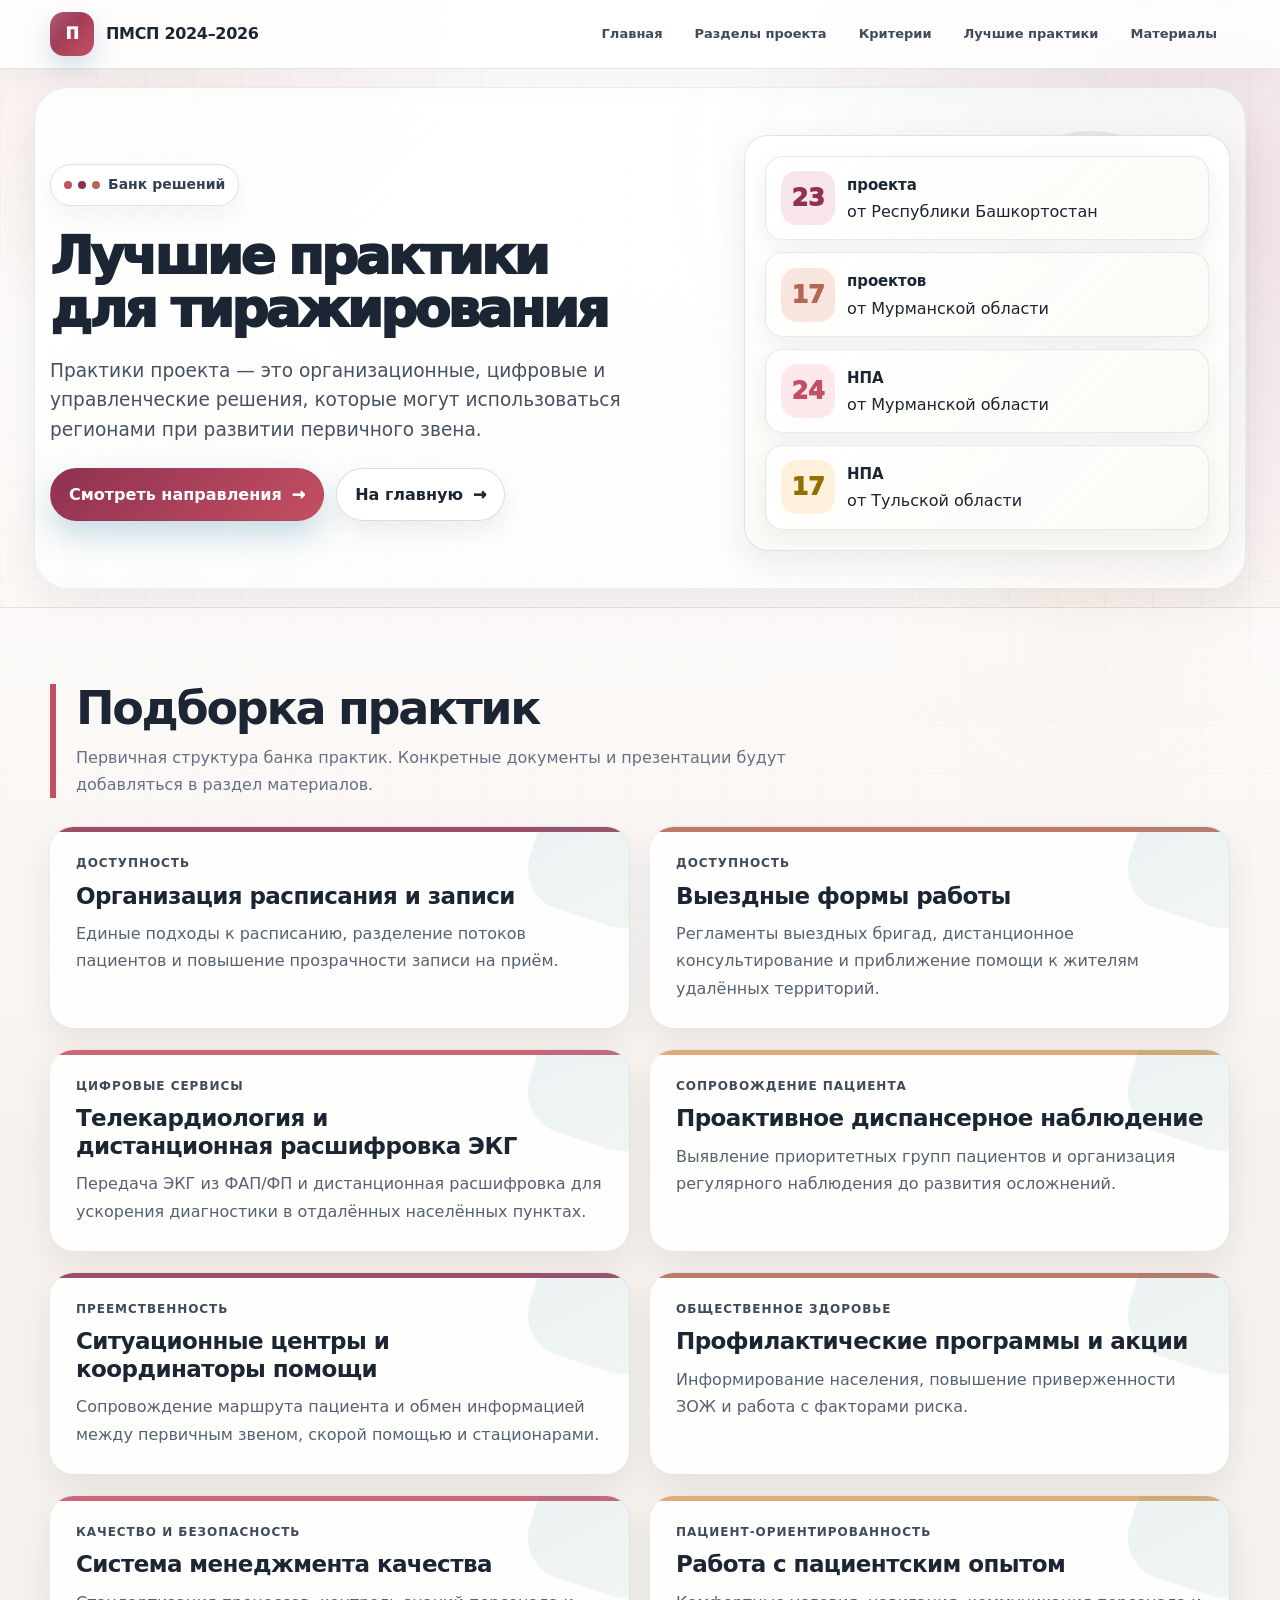
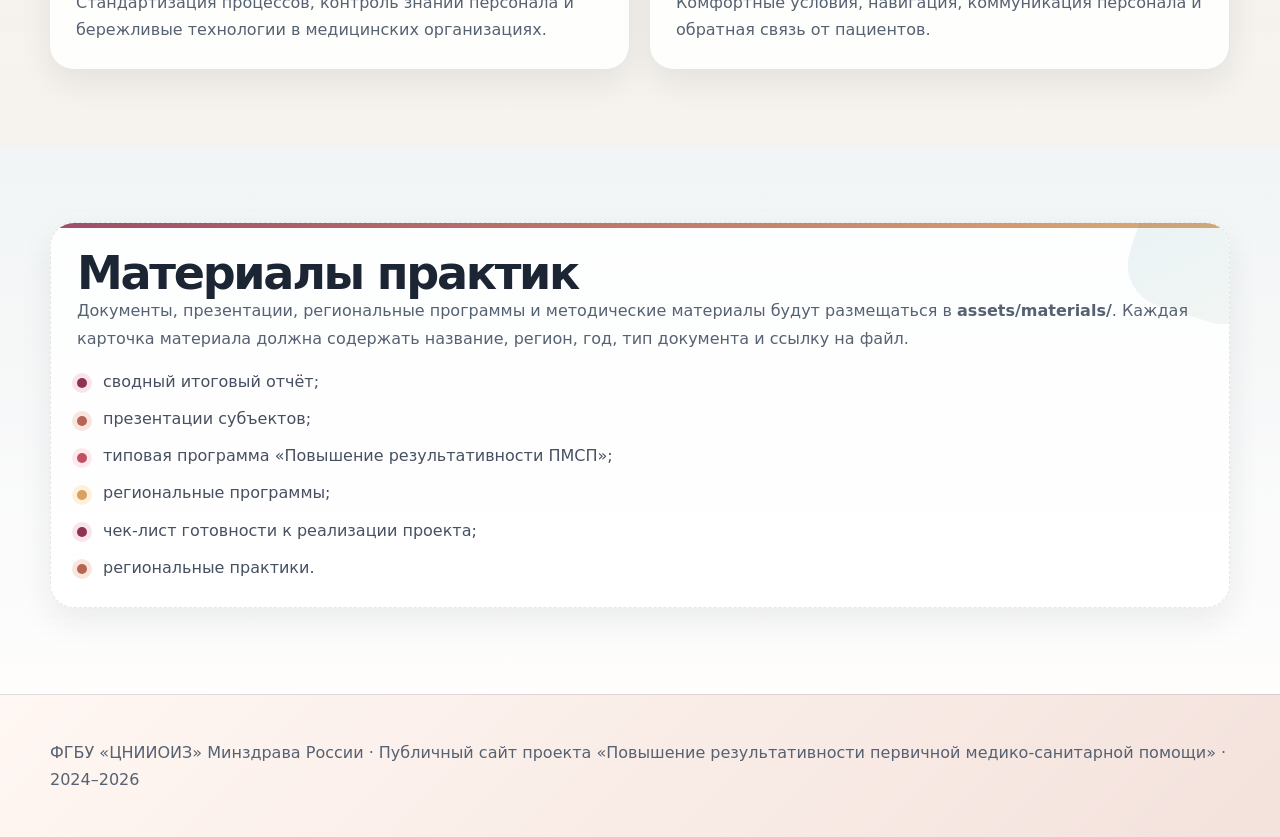
<file: best-practices.html>
<!doctype html>
<html lang="ru">
<head>
<meta charset="utf-8">
<meta name="viewport" content="width=device-width, initial-scale=1">
<title>Лучшие практики — ПМСП</title>
<link rel="stylesheet" href="style.css?v=20260710-1213">
</head>
<body>
<header class="top"><div class="container nav"><a class="brand" href="index.html"><span>П</span><span>ПМСП 2024–2026</span></a><nav class="menu"><a href="index.html">Главная</a><a href="part1.html">Разделы проекта</a><a href="criteria.html">Критерии</a><a href="best-practices.html">Лучшие практики</a><a href="index.html#materials">Материалы</a></nav></div></header>
<main>
<section class="hero"><div class="container hero-grid"><div><div class="eyebrow">Банк решений</div><h1>Лучшие практики для тиражирования</h1><p class="lead">Практики проекта — это организационные, цифровые и управленческие решения, которые могут использоваться регионами при развитии первичного звена.</p><div class="actions"><a class="btn primary" href="part1.html">Смотреть направления</a><a class="btn" href="index.html">На главную</a></div></div><aside class="panel"><ul class="facts"><li><span class="badge">23</span><span><b>проекта</b><br>от Республики Башкортостан</span></li><li><span class="badge">17</span><span><b>проектов</b><br>от Мурманской области</span></li><li><span class="badge">24</span><span><b>НПА</b><br>от Мурманской области</span></li><li><span class="badge">17</span><span><b>НПА</b><br>от Тульской области</span></li></ul></aside></div></section>
<section><div class="container"><div class="head"><div><h2>Подборка практик</h2><p class="sub">Первичная структура банка практик. Конкретные документы и презентации будут добавляться в раздел материалов.</p></div></div><div class="grid two"><article class="card practice"><div class="meta">Доступность</div><h3>Организация расписания и записи</h3><p>Единые подходы к расписанию, разделение потоков пациентов и повышение прозрачности записи на приём.</p></article>
<article class="card practice"><div class="meta">Доступность</div><h3>Выездные формы работы</h3><p>Регламенты выездных бригад, дистанционное консультирование и приближение помощи к жителям удалённых территорий.</p></article>
<article class="card practice"><div class="meta">Цифровые сервисы</div><h3>Телекардиология и дистанционная расшифровка ЭКГ</h3><p>Передача ЭКГ из ФАП/ФП и дистанционная расшифровка для ускорения диагностики в отдалённых населённых пунктах.</p></article>
<article class="card practice"><div class="meta">Сопровождение пациента</div><h3>Проактивное диспансерное наблюдение</h3><p>Выявление приоритетных групп пациентов и организация регулярного наблюдения до развития осложнений.</p></article>
<article class="card practice"><div class="meta">Преемственность</div><h3>Ситуационные центры и координаторы помощи</h3><p>Сопровождение маршрута пациента и обмен информацией между первичным звеном, скорой помощью и стационарами.</p></article>
<article class="card practice"><div class="meta">Общественное здоровье</div><h3>Профилактические программы и акции</h3><p>Информирование населения, повышение приверженности ЗОЖ и работа с факторами риска.</p></article>
<article class="card practice"><div class="meta">Качество и безопасность</div><h3>Система менеджмента качества</h3><p>Стандартизация процессов, контроль знаний персонала и бережливые технологии в медицинских организациях.</p></article>
<article class="card practice"><div class="meta">Пациент-ориентированность</div><h3>Работа с пациентским опытом</h3><p>Комфортные условия, навигация, коммуникация персонала и обратная связь от пациентов.</p></article></div></div></section>
<section><div class="container"><div class="card materials"><h2>Материалы практик</h2><p>Документы, презентации, региональные программы и методические материалы будут размещаться в <b>assets/materials/</b>. Каждая карточка материала должна содержать название, регион, год, тип документа и ссылку на файл.</p><ul class="list"><li>сводный итоговый отчёт;</li><li>презентации субъектов;</li><li>типовая программа «Повышение результативности ПМСП»;</li><li>региональные программы;</li><li>чек-лист готовности к реализации проекта;</li><li>региональные практики.</li></ul></div></div></section>
</main>
<footer class="footer"><div class="container">ФГБУ «ЦНИИОИЗ» Минздрава России · Публичный сайт проекта «Повышение результативности первичной медико-санитарной помощи» · 2024–2026</div></footer>
</body>
</html>
</file>
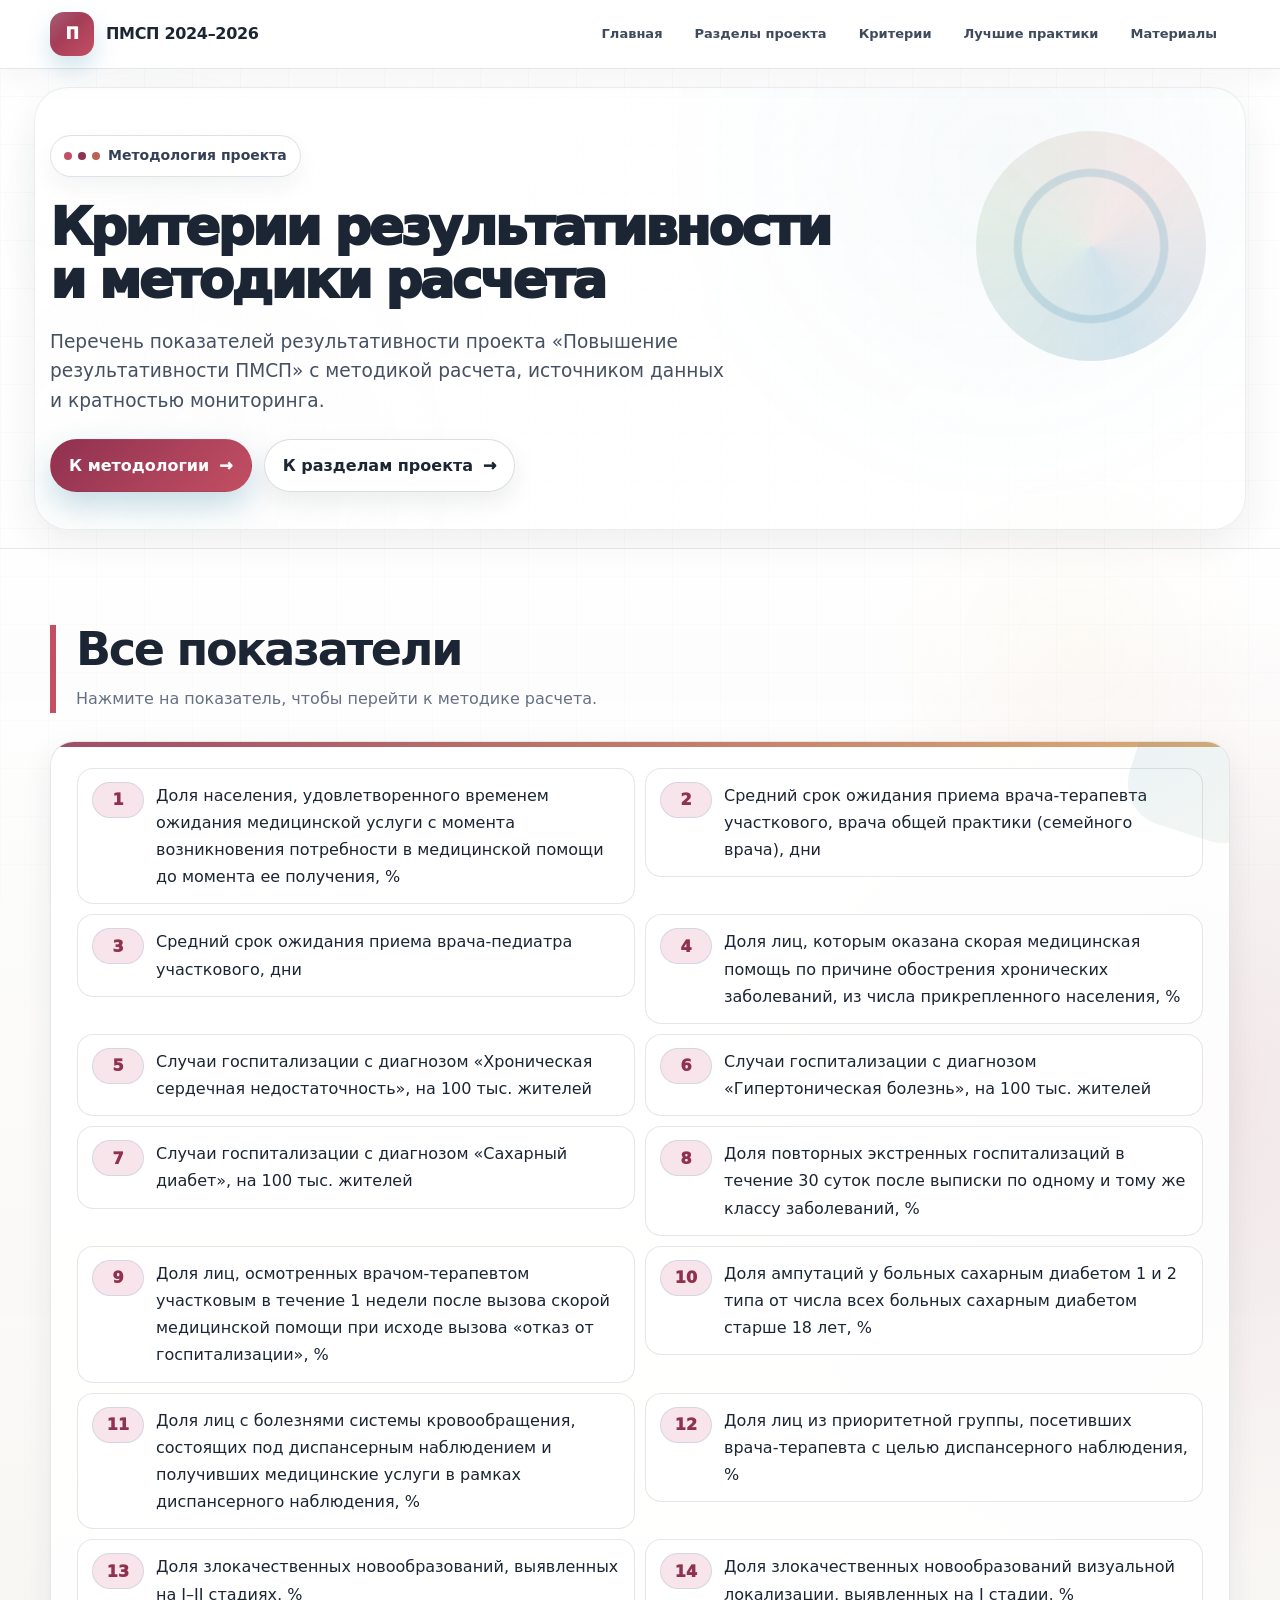
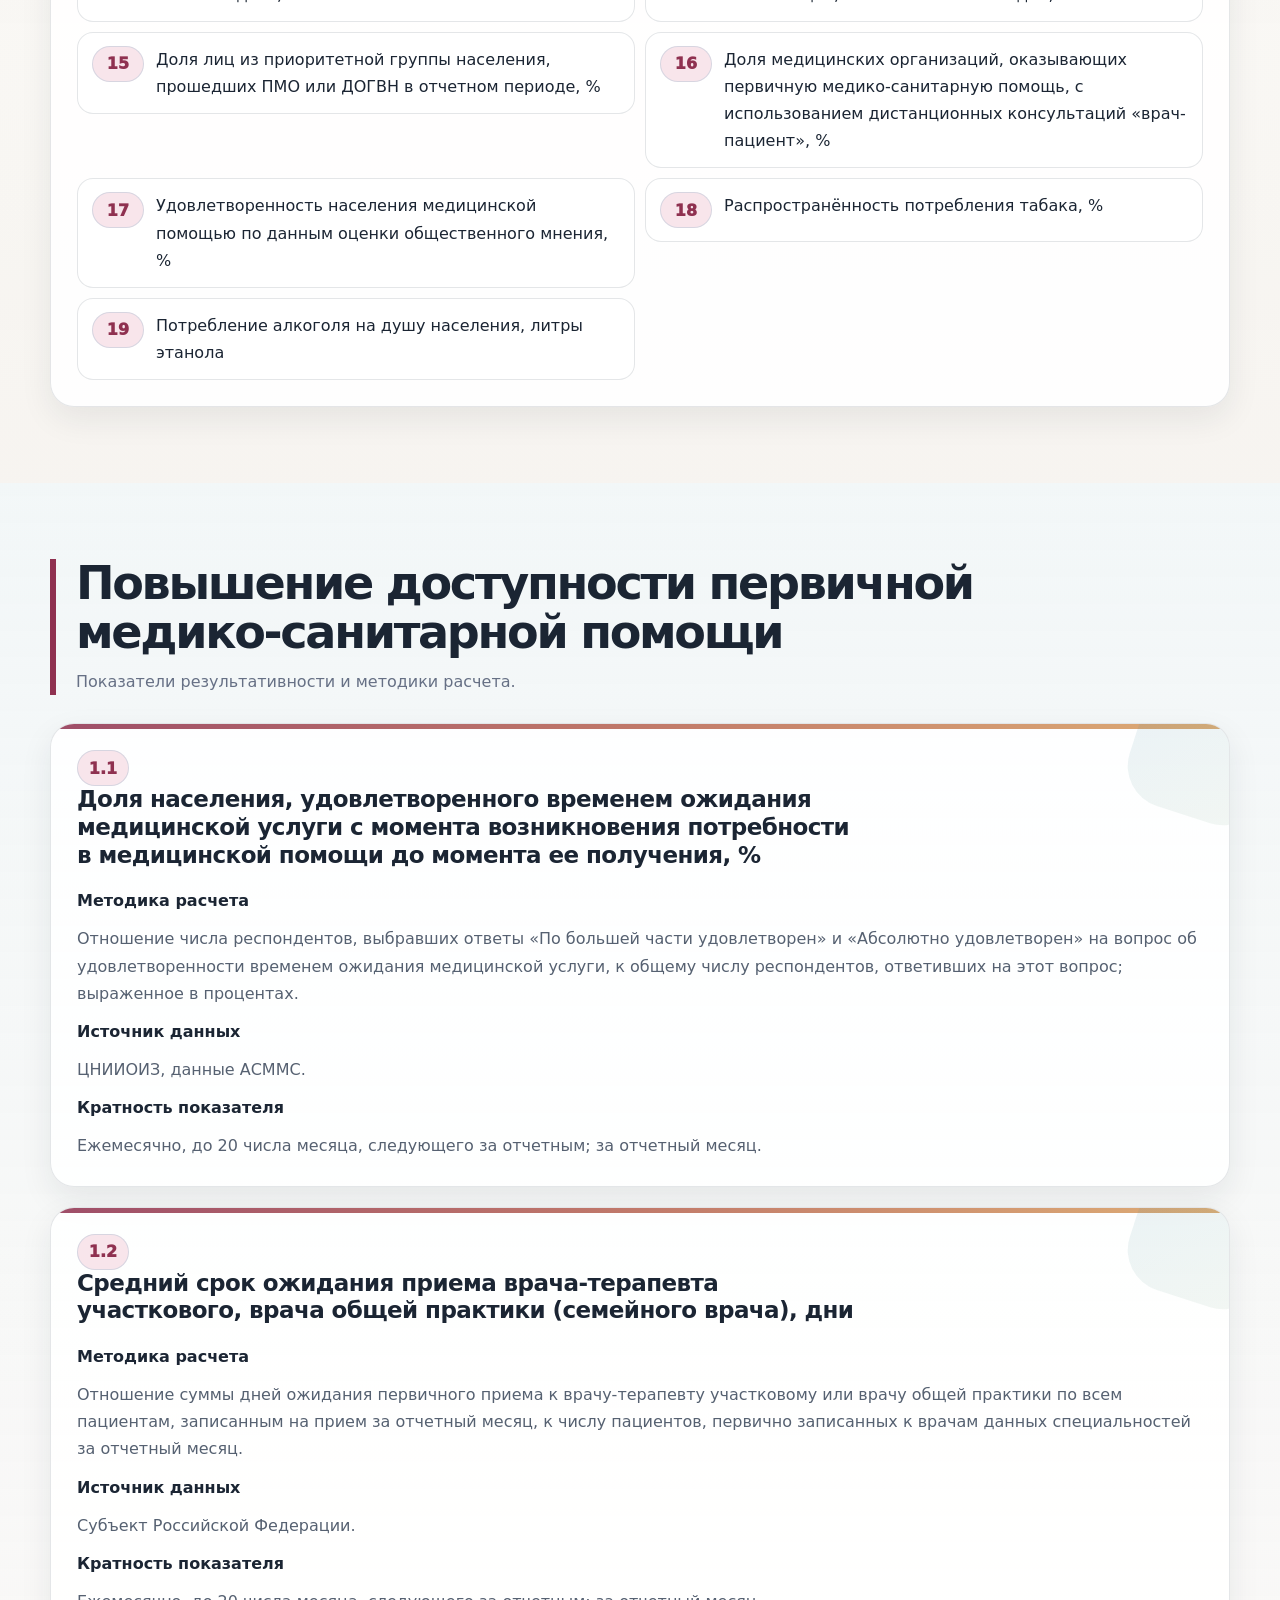
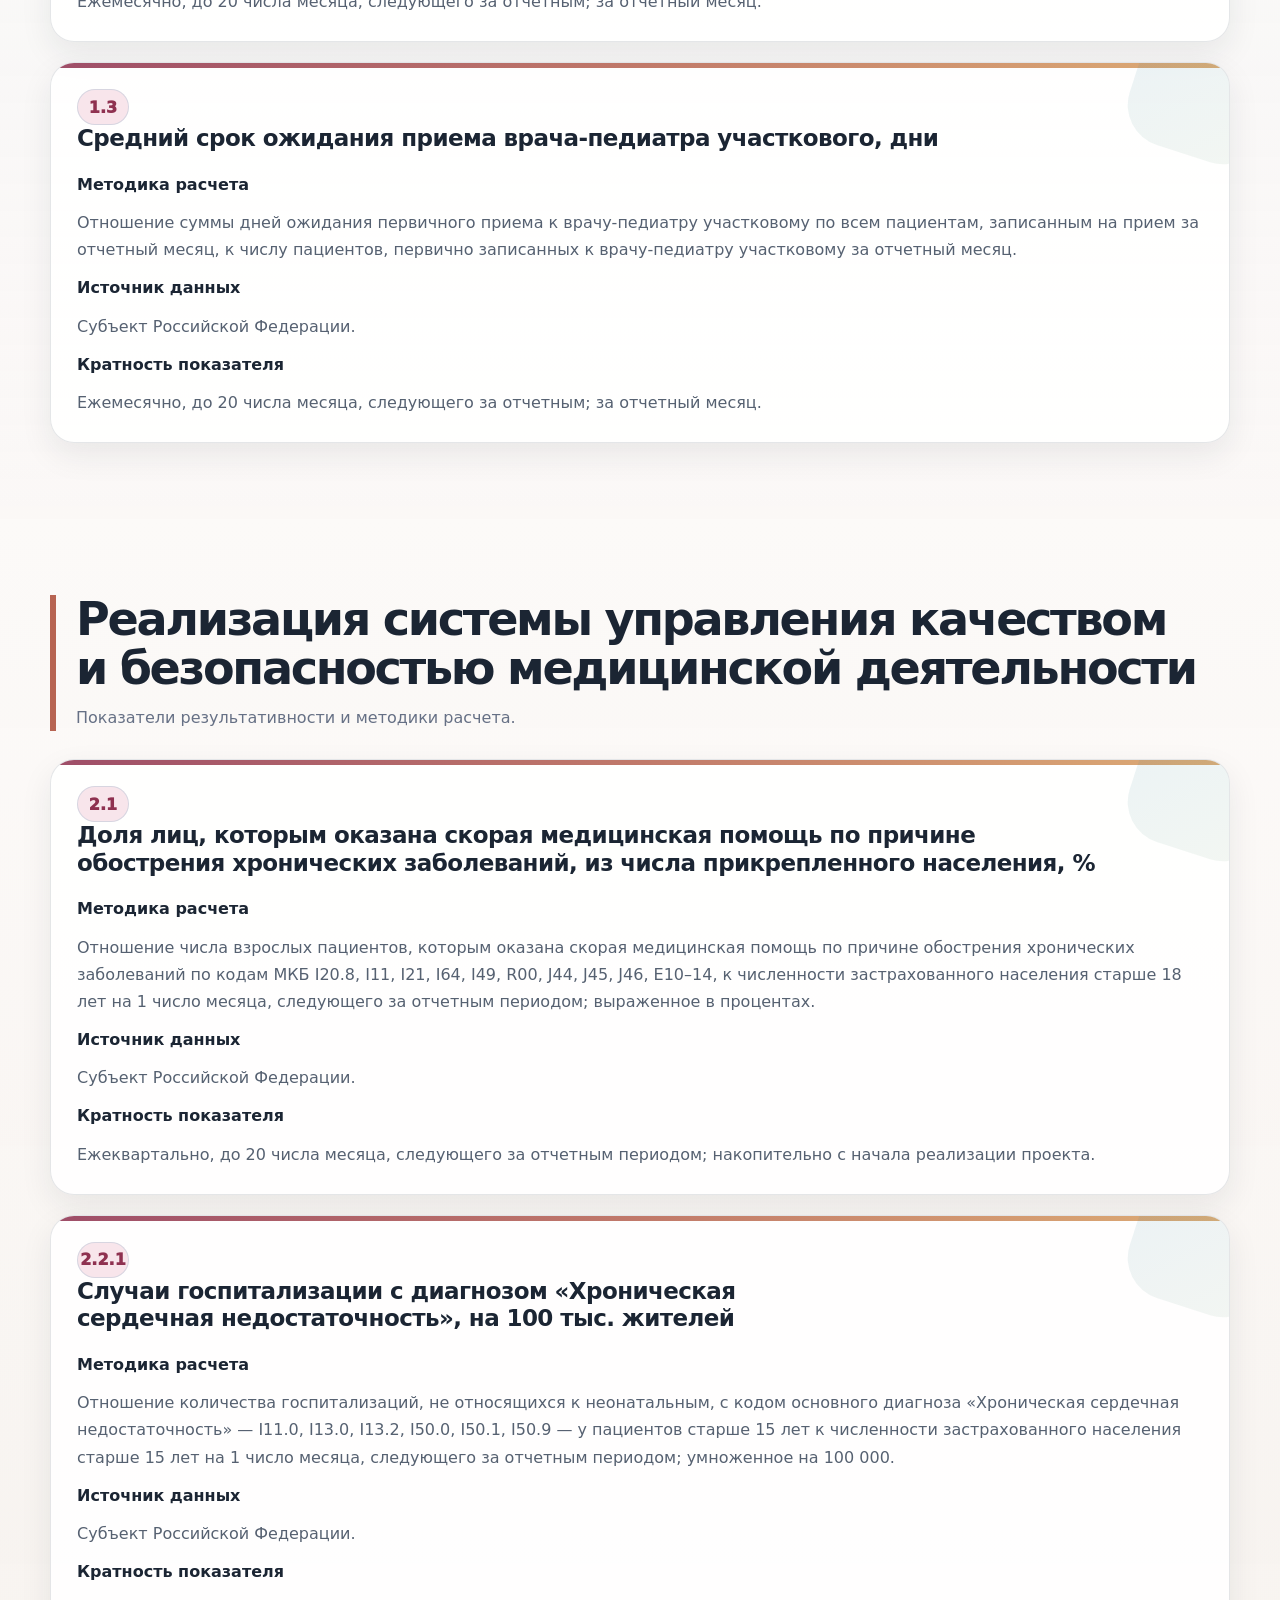
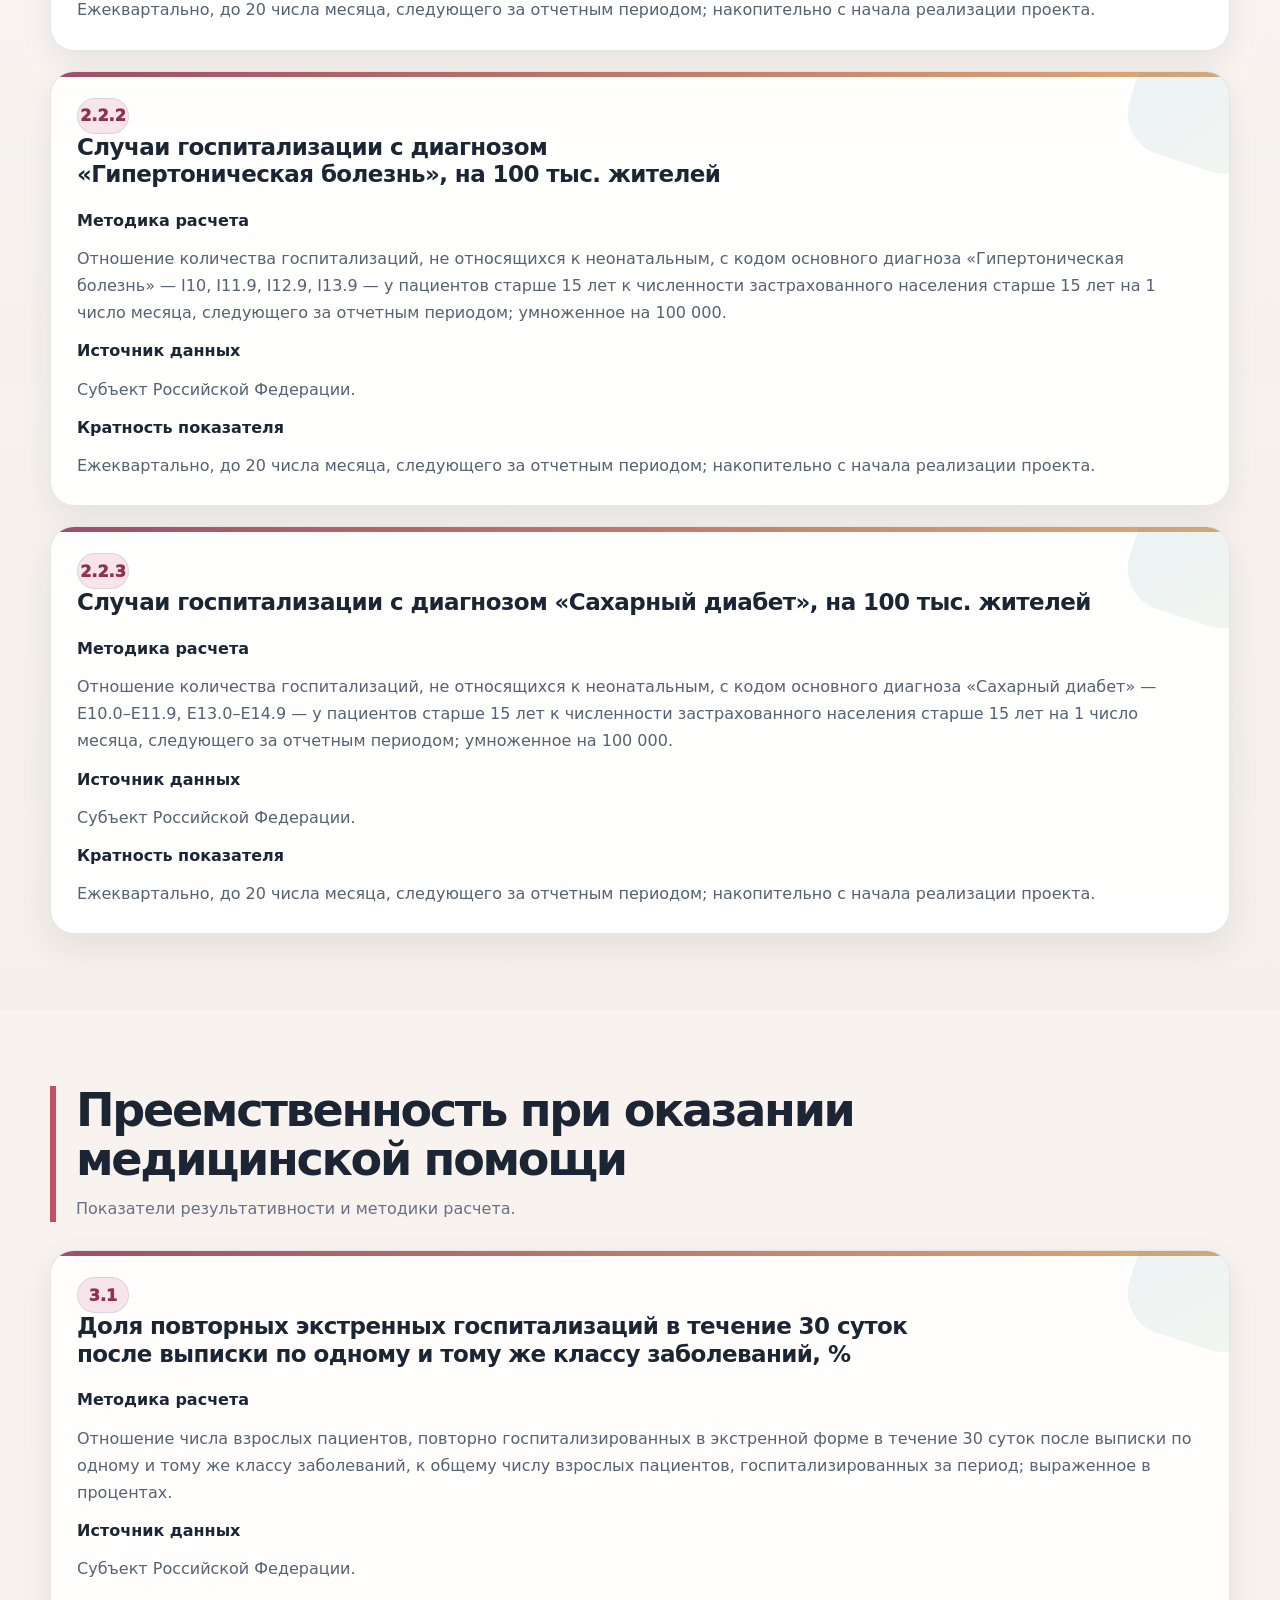
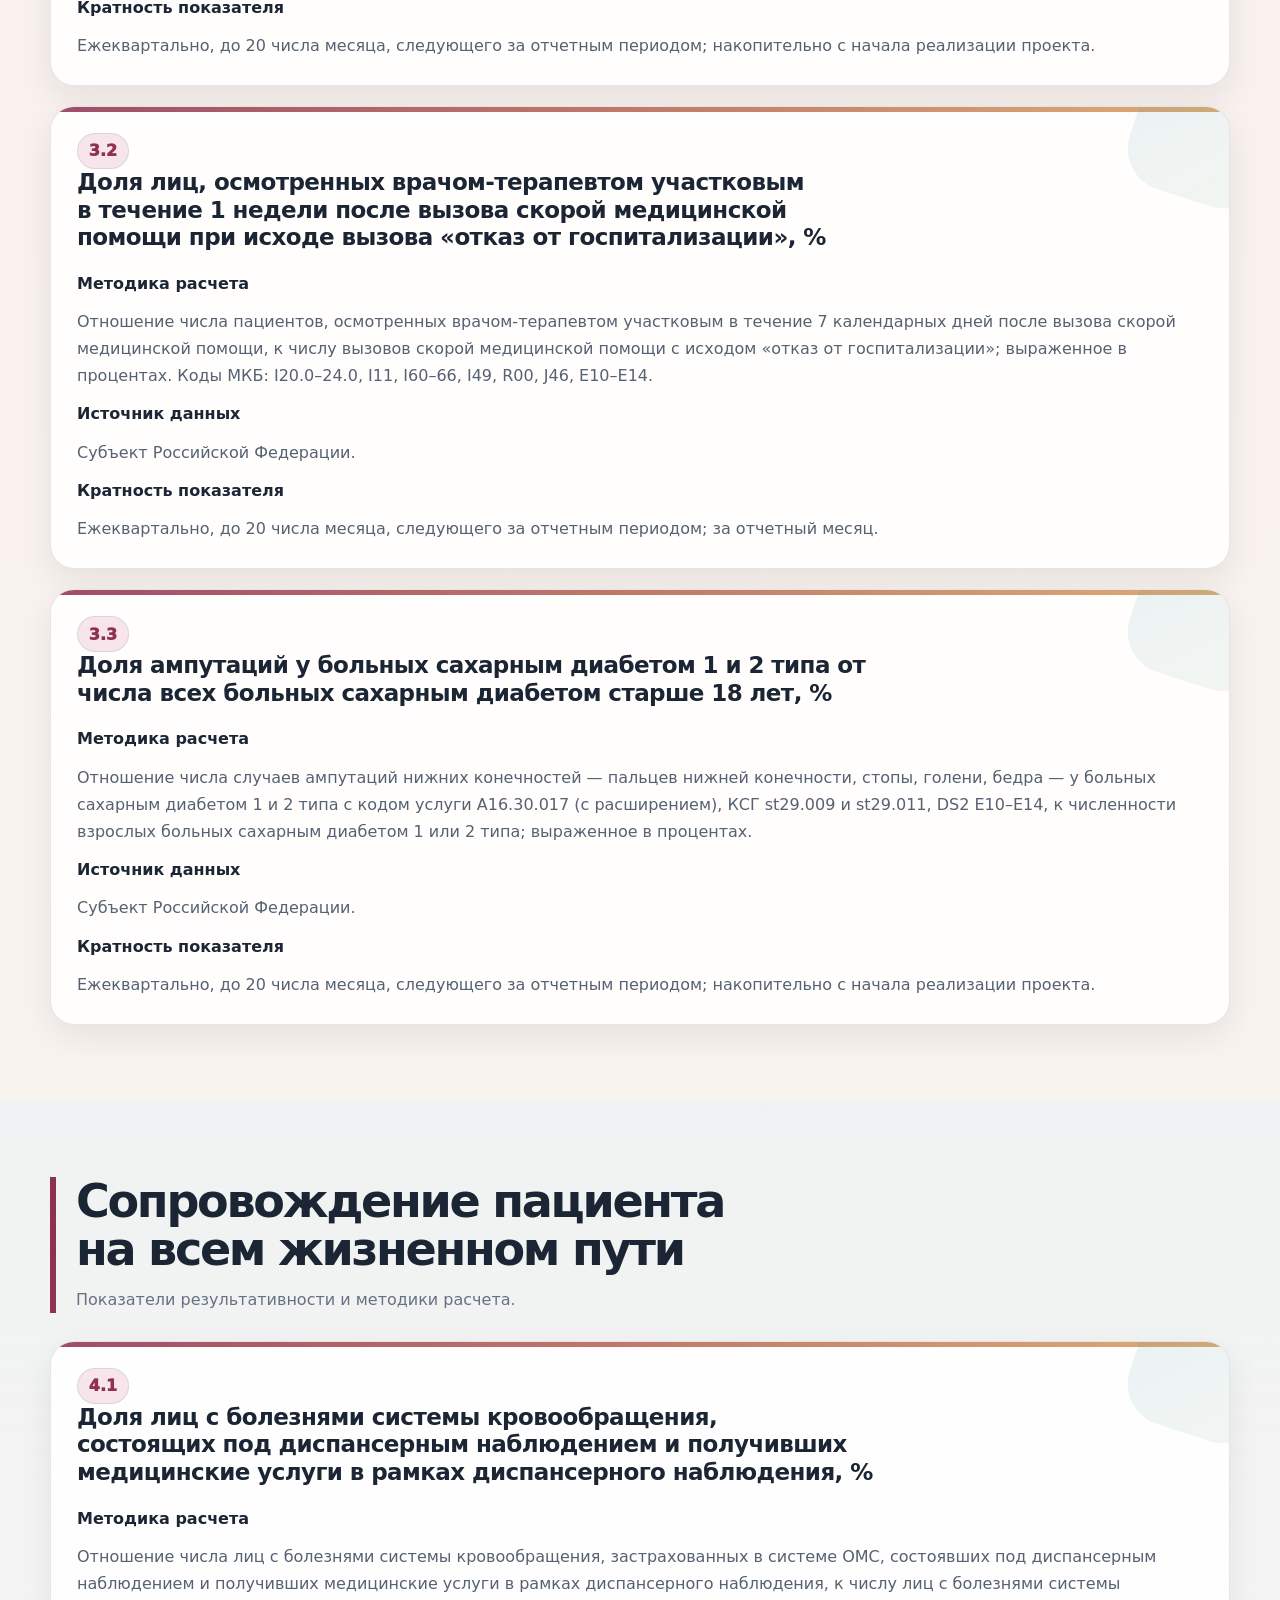
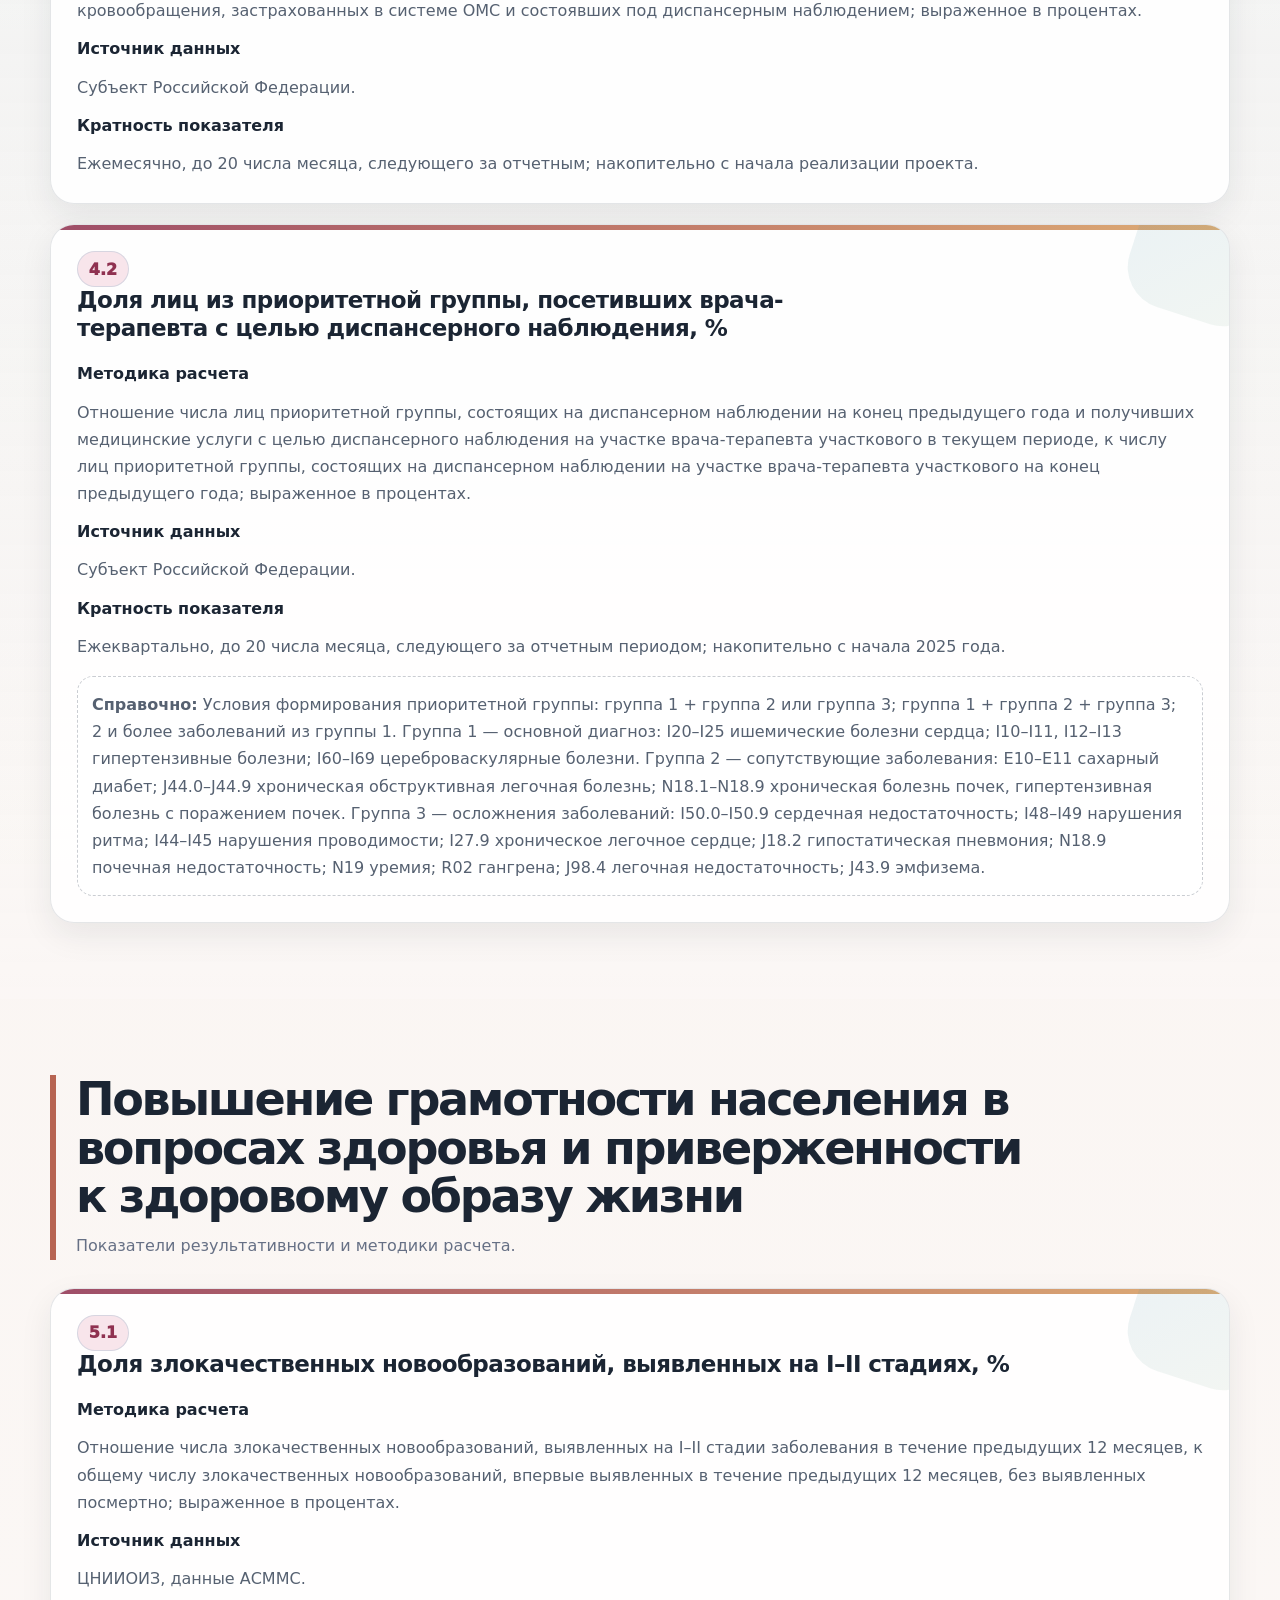
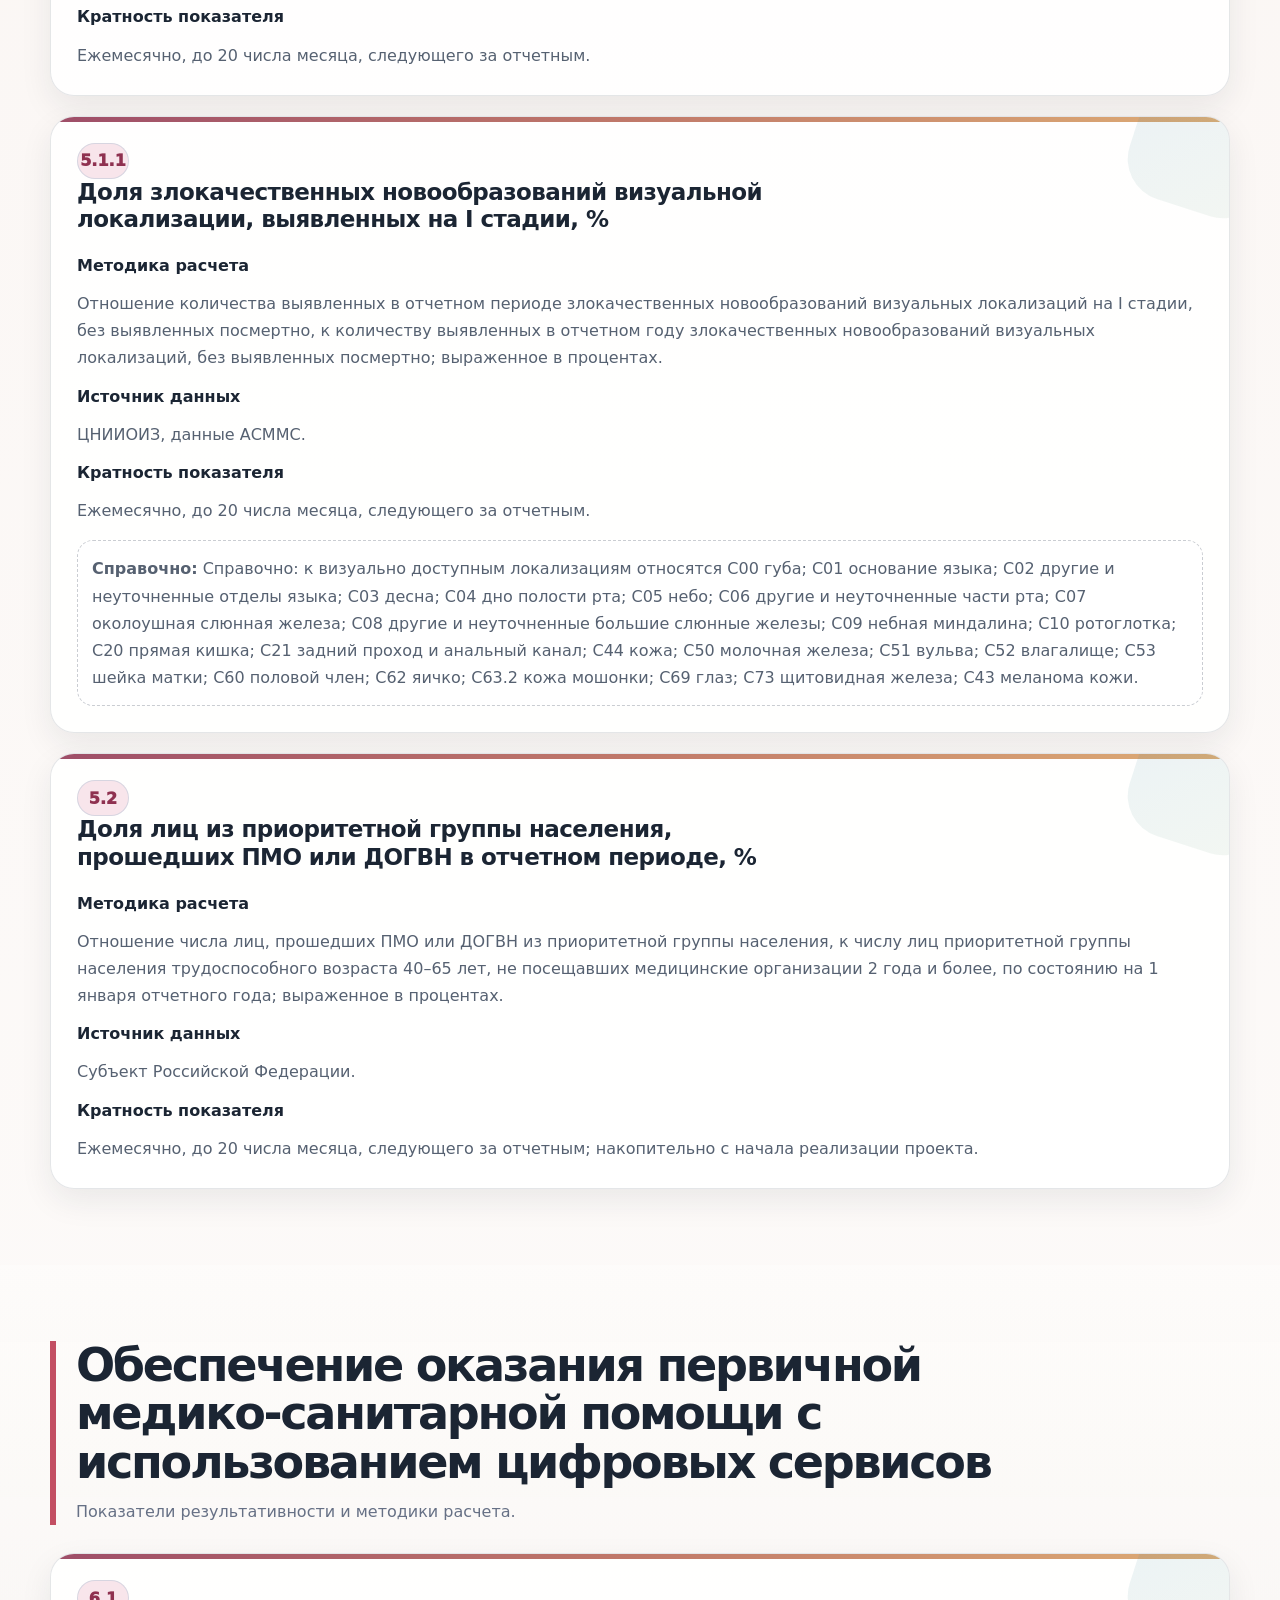
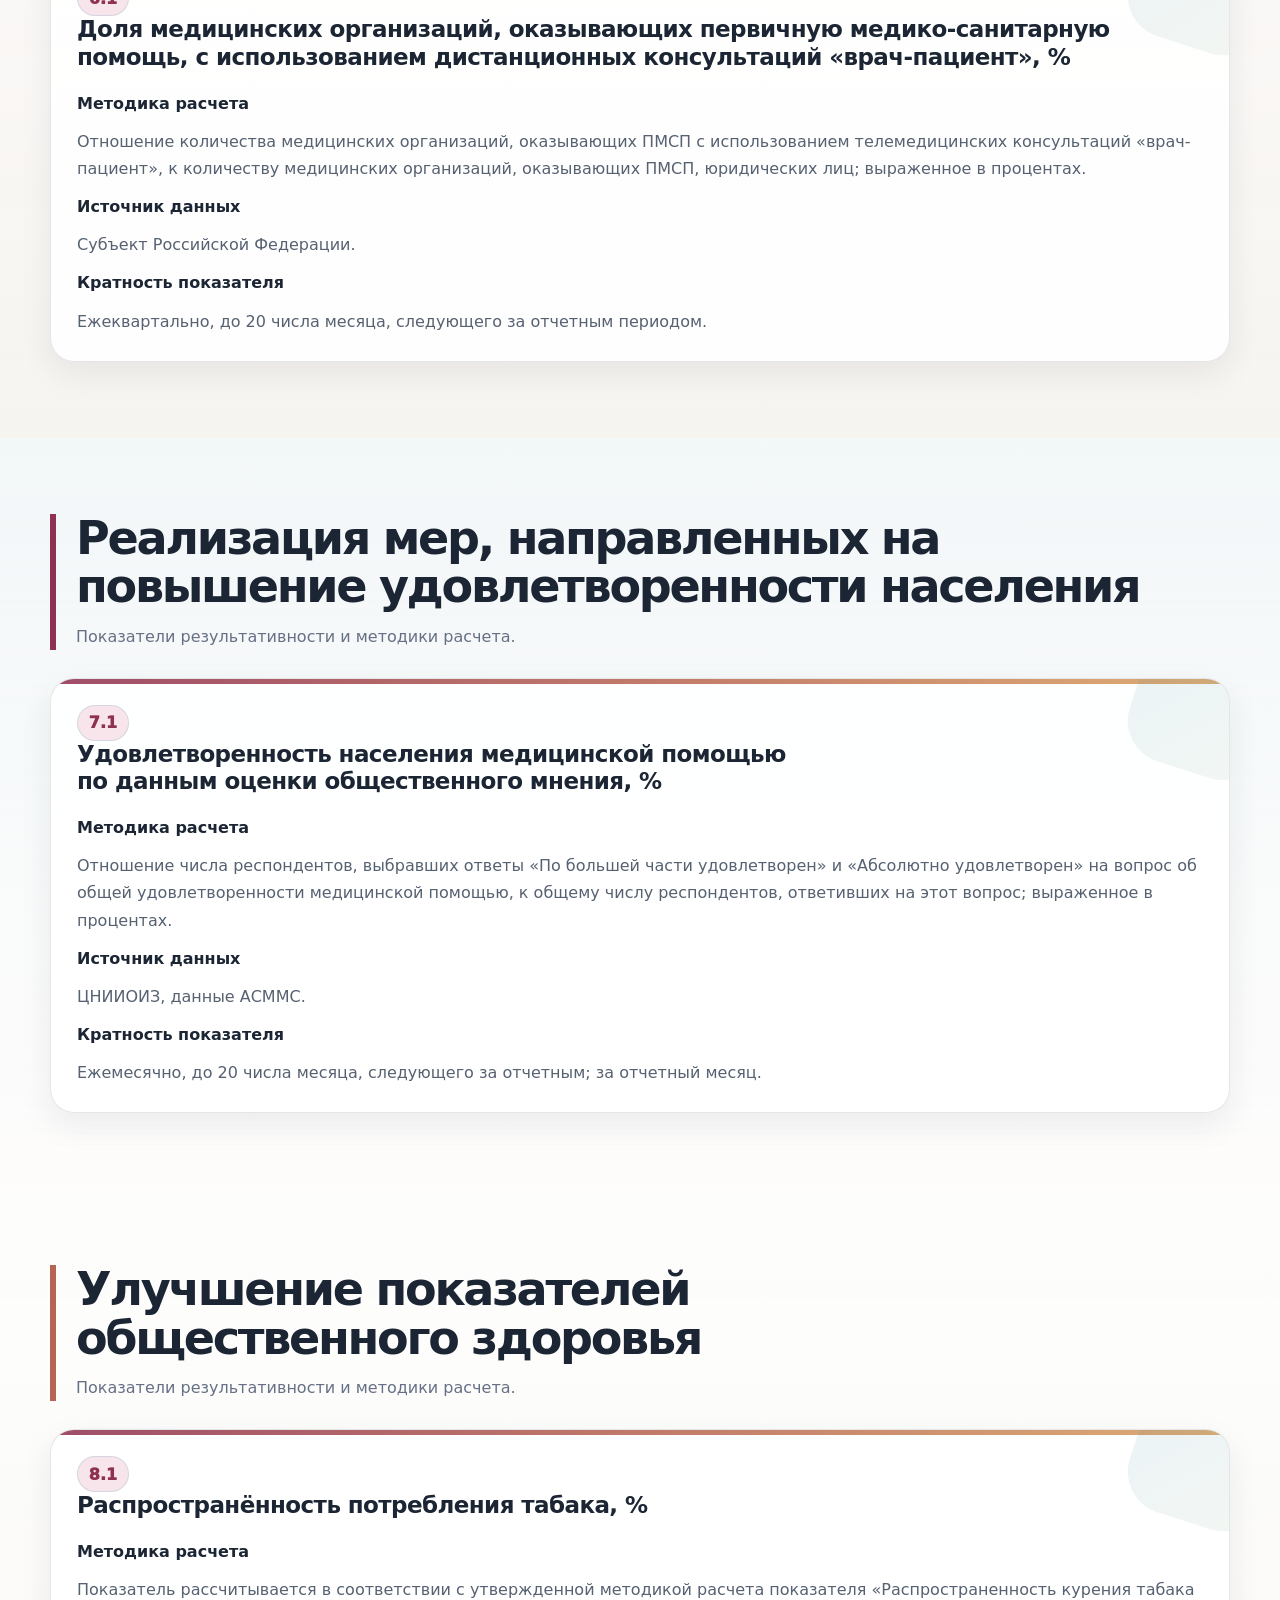
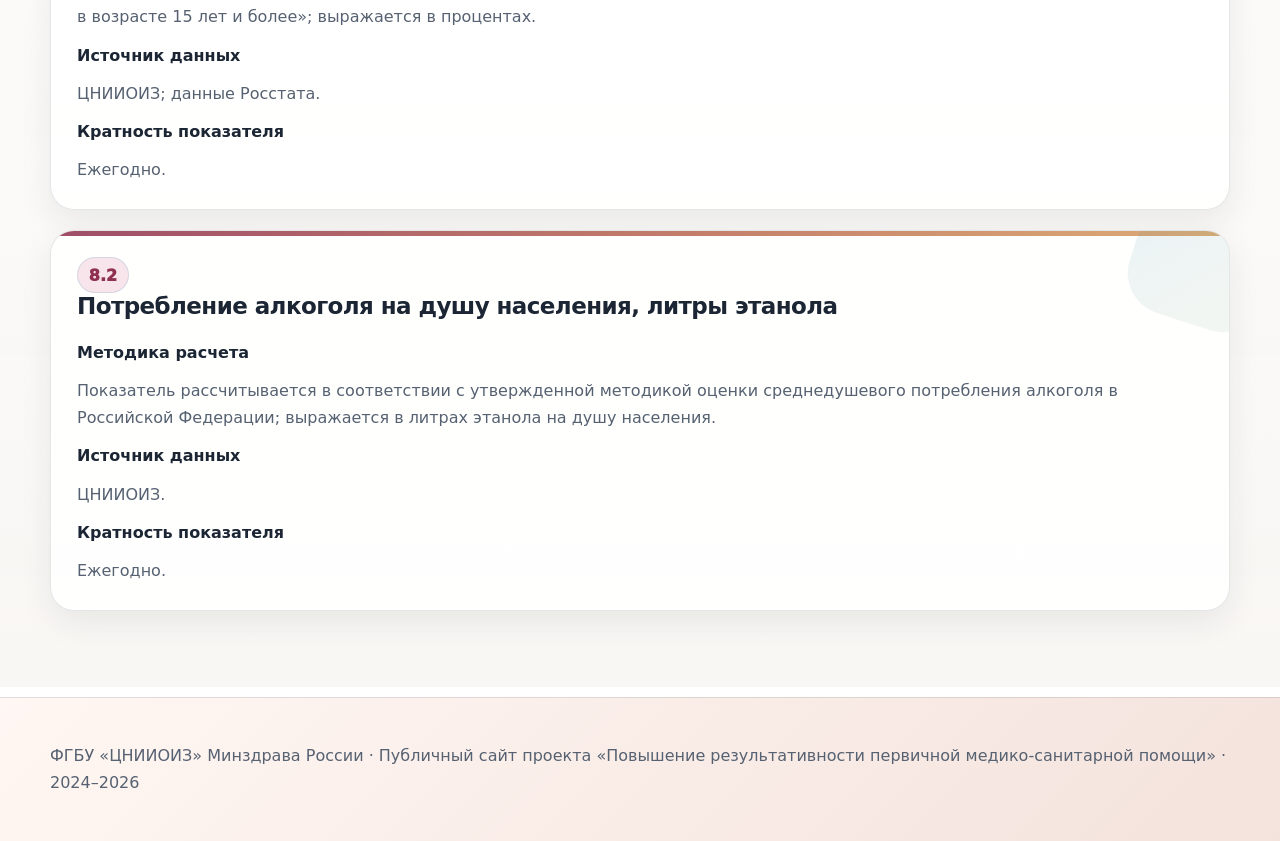
<file: criteria.html>
<!doctype html>
<html lang="ru">
<head>
<meta charset="utf-8">
<meta name="viewport" content="width=device-width, initial-scale=1">
<title>Критерии результативности и методики расчета — ПМСП</title>
<link rel="stylesheet" href="style.css?v=20260710-1213">
</head>
<body>
<header class="top"><div class="container nav"><a class="brand" href="index.html"><span>П</span><span>ПМСП 2024–2026</span></a><nav class="menu"><a href="index.html">Главная</a><a href="part1.html">Разделы проекта</a><a href="criteria.html">Критерии</a><a href="best-practices.html">Лучшие практики</a><a href="index.html#materials">Материалы</a></nav></div></header>
<main>
<section class="hero section-page-hero"><div class="container hero-grid"><div><div class="eyebrow">Методология проекта</div><h1>Критерии результативности и методики расчета</h1><p class="lead">Перечень показателей результативности проекта «Повышение результативности ПМСП» с методикой расчета, источником данных и кратностью мониторинга.</p><div class="actions"><a class="btn primary" href="index.html#method">К методологии</a><a class="btn" href="part1.html">К разделам проекта</a></div></div></div></section>
<section id="criteria-list"><div class="container"><div class="head"><div><h2>Все показатели</h2><p class="sub">Нажмите на показатель, чтобы перейти к методике расчета.</p></div></div><div class="card"><ul class="criteria-index"><li><a href="#access-1"><span>1</span>Доля населения, удовлетворенного временем ожидания медицинской услуги с момента возникновения потребности в медицинской помощи до момента ее получения, %</a></li><li><a href="#access-2"><span>2</span>Средний срок ожидания приема врача-терапевта участкового, врача общей практики (семейного врача), дни</a></li><li><a href="#access-3"><span>3</span>Средний срок ожидания приема врача-педиатра участкового, дни</a></li><li><a href="#quality-1"><span>4</span>Доля лиц, которым оказана скорая медицинская помощь по причине обострения хронических заболеваний, из числа прикрепленного населения, %</a></li><li><a href="#quality-2-1"><span>5</span>Случаи госпитализации с диагнозом «Хроническая сердечная недостаточность», на 100 тыс. жителей</a></li><li><a href="#quality-2-2"><span>6</span>Случаи госпитализации с диагнозом «Гипертоническая болезнь», на 100 тыс. жителей</a></li><li><a href="#quality-2-3"><span>7</span>Случаи госпитализации с диагнозом «Сахарный диабет», на 100 тыс. жителей</a></li><li><a href="#continuity-1"><span>8</span>Доля повторных экстренных госпитализаций в течение 30 суток после выписки по одному и тому же классу заболеваний, %</a></li><li><a href="#continuity-2"><span>9</span>Доля лиц, осмотренных врачом-терапевтом участковым в течение 1 недели после вызова скорой медицинской помощи при исходе вызова «отказ от госпитализации», %</a></li><li><a href="#continuity-3"><span>10</span>Доля ампутаций у больных сахарным диабетом 1 и 2 типа от числа всех больных сахарным диабетом старше 18 лет, %</a></li><li><a href="#life-1"><span>11</span>Доля лиц с болезнями системы кровообращения, состоящих под диспансерным наблюдением и получивших медицинские услуги в рамках диспансерного наблюдения, %</a></li><li><a href="#life-2"><span>12</span>Доля лиц из приоритетной группы, посетивших врача-терапевта с целью диспансерного наблюдения, %</a></li><li><a href="#literacy-1"><span>13</span>Доля злокачественных новообразований, выявленных на I–II стадиях, %</a></li><li><a href="#literacy-2"><span>14</span>Доля злокачественных новообразований визуальной локализации, выявленных на I стадии, %</a></li><li><a href="#literacy-3"><span>15</span>Доля лиц из приоритетной группы населения, прошедших ПМО или ДОГВН в отчетном периоде, %</a></li><li><a href="#digital-1"><span>16</span>Доля медицинских организаций, оказывающих первичную медико-санитарную помощь, с использованием дистанционных консультаций «врач-пациент», %</a></li><li><a href="#satisfaction-1"><span>17</span>Удовлетворенность населения медицинской помощью по данным оценки общественного мнения, %</a></li><li><a href="#public-health-1"><span>18</span>Распространённость потребления табака, %</a></li><li><a href="#public-health-2"><span>19</span>Потребление алкоголя на душу населения, литры этанола</a></li></ul></div></div></section>
<section class="criteria-section"><div class="container"><div class="head"><div><h2>Повышение доступности первичной медико-санитарной помощи</h2><p class="sub">Показатели результативности и методики расчета.</p></div></div><div class="grid one"><article class="card method-card" id="access-1"><div class="method-num">1.1</div><h3>Доля населения, удовлетворенного временем ожидания медицинской услуги с момента возникновения потребности в медицинской помощи до момента ее получения, %</h3><dl><dt>Методика расчета</dt><dd>Отношение числа респондентов, выбравших ответы «По большей части удовлетворен» и «Абсолютно удовлетворен» на вопрос об удовлетворенности временем ожидания медицинской услуги, к общему числу респондентов, ответивших на этот вопрос; выраженное в процентах.</dd><dt>Источник данных</dt><dd>ЦНИИОИЗ, данные АСММС.</dd><dt>Кратность показателя</dt><dd>Ежемесячно, до 20 числа месяца, следующего за отчетным; за отчетный месяц.</dd></dl></article><article class="card method-card" id="access-2"><div class="method-num">1.2</div><h3>Средний срок ожидания приема врача-терапевта участкового, врача общей практики (семейного врача), дни</h3><dl><dt>Методика расчета</dt><dd>Отношение суммы дней ожидания первичного приема к врачу-терапевту участковому или врачу общей практики по всем пациентам, записанным на прием за отчетный месяц, к числу пациентов, первично записанных к врачам данных специальностей за отчетный месяц.</dd><dt>Источник данных</dt><dd>Субъект Российской Федерации.</dd><dt>Кратность показателя</dt><dd>Ежемесячно, до 20 числа месяца, следующего за отчетным; за отчетный месяц.</dd></dl></article><article class="card method-card" id="access-3"><div class="method-num">1.3</div><h3>Средний срок ожидания приема врача-педиатра участкового, дни</h3><dl><dt>Методика расчета</dt><dd>Отношение суммы дней ожидания первичного приема к врачу-педиатру участковому по всем пациентам, записанным на прием за отчетный месяц, к числу пациентов, первично записанных к врачу-педиатру участковому за отчетный месяц.</dd><dt>Источник данных</dt><dd>Субъект Российской Федерации.</dd><dt>Кратность показателя</dt><dd>Ежемесячно, до 20 числа месяца, следующего за отчетным; за отчетный месяц.</dd></dl></article></div></div></section><section class="criteria-section"><div class="container"><div class="head"><div><h2>Реализация системы управления качеством и безопасностью медицинской деятельности</h2><p class="sub">Показатели результативности и методики расчета.</p></div></div><div class="grid one"><article class="card method-card" id="quality-1"><div class="method-num">2.1</div><h3>Доля лиц, которым оказана скорая медицинская помощь по причине обострения хронических заболеваний, из числа прикрепленного населения, %</h3><dl><dt>Методика расчета</dt><dd>Отношение числа взрослых пациентов, которым оказана скорая медицинская помощь по причине обострения хронических заболеваний по кодам МКБ I20.8, I11, I21, I64, I49, R00, J44, J45, J46, E10–14, к численности застрахованного населения старше 18 лет на 1 число месяца, следующего за отчетным периодом; выраженное в процентах.</dd><dt>Источник данных</dt><dd>Субъект Российской Федерации.</dd><dt>Кратность показателя</dt><dd>Ежеквартально, до 20 числа месяца, следующего за отчетным периодом; накопительно с начала реализации проекта.</dd></dl></article><article class="card method-card" id="quality-2-1"><div class="method-num">2.2.1</div><h3>Случаи госпитализации с диагнозом «Хроническая сердечная недостаточность», на 100 тыс. жителей</h3><dl><dt>Методика расчета</dt><dd>Отношение количества госпитализаций, не относящихся к неонатальным, с кодом основного диагноза «Хроническая сердечная недостаточность» — I11.0, I13.0, I13.2, I50.0, I50.1, I50.9 — у пациентов старше 15 лет к численности застрахованного населения старше 15 лет на 1 число месяца, следующего за отчетным периодом; умноженное на 100 000.</dd><dt>Источник данных</dt><dd>Субъект Российской Федерации.</dd><dt>Кратность показателя</dt><dd>Ежеквартально, до 20 числа месяца, следующего за отчетным периодом; накопительно с начала реализации проекта.</dd></dl></article><article class="card method-card" id="quality-2-2"><div class="method-num">2.2.2</div><h3>Случаи госпитализации с диагнозом «Гипертоническая болезнь», на 100 тыс. жителей</h3><dl><dt>Методика расчета</dt><dd>Отношение количества госпитализаций, не относящихся к неонатальным, с кодом основного диагноза «Гипертоническая болезнь» — I10, I11.9, I12.9, I13.9 — у пациентов старше 15 лет к численности застрахованного населения старше 15 лет на 1 число месяца, следующего за отчетным периодом; умноженное на 100 000.</dd><dt>Источник данных</dt><dd>Субъект Российской Федерации.</dd><dt>Кратность показателя</dt><dd>Ежеквартально, до 20 числа месяца, следующего за отчетным периодом; накопительно с начала реализации проекта.</dd></dl></article><article class="card method-card" id="quality-2-3"><div class="method-num">2.2.3</div><h3>Случаи госпитализации с диагнозом «Сахарный диабет», на 100 тыс. жителей</h3><dl><dt>Методика расчета</dt><dd>Отношение количества госпитализаций, не относящихся к неонатальным, с кодом основного диагноза «Сахарный диабет» — E10.0–E11.9, E13.0–E14.9 — у пациентов старше 15 лет к численности застрахованного населения старше 15 лет на 1 число месяца, следующего за отчетным периодом; умноженное на 100 000.</dd><dt>Источник данных</dt><dd>Субъект Российской Федерации.</dd><dt>Кратность показателя</dt><dd>Ежеквартально, до 20 числа месяца, следующего за отчетным периодом; накопительно с начала реализации проекта.</dd></dl></article></div></div></section><section class="criteria-section"><div class="container"><div class="head"><div><h2>Преемственность при оказании медицинской помощи</h2><p class="sub">Показатели результативности и методики расчета.</p></div></div><div class="grid one"><article class="card method-card" id="continuity-1"><div class="method-num">3.1</div><h3>Доля повторных экстренных госпитализаций в течение 30 суток после выписки по одному и тому же классу заболеваний, %</h3><dl><dt>Методика расчета</dt><dd>Отношение числа взрослых пациентов, повторно госпитализированных в экстренной форме в течение 30 суток после выписки по одному и тому же классу заболеваний, к общему числу взрослых пациентов, госпитализированных за период; выраженное в процентах.</dd><dt>Источник данных</dt><dd>Субъект Российской Федерации.</dd><dt>Кратность показателя</dt><dd>Ежеквартально, до 20 числа месяца, следующего за отчетным периодом; накопительно с начала реализации проекта.</dd></dl></article><article class="card method-card" id="continuity-2"><div class="method-num">3.2</div><h3>Доля лиц, осмотренных врачом-терапевтом участковым в течение 1 недели после вызова скорой медицинской помощи при исходе вызова «отказ от госпитализации», %</h3><dl><dt>Методика расчета</dt><dd>Отношение числа пациентов, осмотренных врачом-терапевтом участковым в течение 7 календарных дней после вызова скорой медицинской помощи, к числу вызовов скорой медицинской помощи с исходом «отказ от госпитализации»; выраженное в процентах. Коды МКБ: I20.0–24.0, I11, I60–66, I49, R00, J46, E10–E14.</dd><dt>Источник данных</dt><dd>Субъект Российской Федерации.</dd><dt>Кратность показателя</dt><dd>Ежеквартально, до 20 числа месяца, следующего за отчетным периодом; за отчетный месяц.</dd></dl></article><article class="card method-card" id="continuity-3"><div class="method-num">3.3</div><h3>Доля ампутаций у больных сахарным диабетом 1 и 2 типа от числа всех больных сахарным диабетом старше 18 лет, %</h3><dl><dt>Методика расчета</dt><dd>Отношение числа случаев ампутаций нижних конечностей — пальцев нижней конечности, стопы, голени, бедра — у больных сахарным диабетом 1 и 2 типа с кодом услуги A16.30.017 (с расширением), КСГ st29.009 и st29.011, DS2 E10–E14, к численности взрослых больных сахарным диабетом 1 или 2 типа; выраженное в процентах.</dd><dt>Источник данных</dt><dd>Субъект Российской Федерации.</dd><dt>Кратность показателя</dt><dd>Ежеквартально, до 20 числа месяца, следующего за отчетным периодом; накопительно с начала реализации проекта.</dd></dl></article></div></div></section><section class="criteria-section"><div class="container"><div class="head"><div><h2>Сопровождение пациента на всем жизненном пути</h2><p class="sub">Показатели результативности и методики расчета.</p></div></div><div class="grid one"><article class="card method-card" id="life-1"><div class="method-num">4.1</div><h3>Доля лиц с болезнями системы кровообращения, состоящих под диспансерным наблюдением и получивших медицинские услуги в рамках диспансерного наблюдения, %</h3><dl><dt>Методика расчета</dt><dd>Отношение числа лиц с болезнями системы кровообращения, застрахованных в системе ОМС, состоявших под диспансерным наблюдением и получивших медицинские услуги в рамках диспансерного наблюдения, к числу лиц с болезнями системы кровообращения, застрахованных в системе ОМС и состоявших под диспансерным наблюдением; выраженное в процентах.</dd><dt>Источник данных</dt><dd>Субъект Российской Федерации.</dd><dt>Кратность показателя</dt><dd>Ежемесячно, до 20 числа месяца, следующего за отчетным; накопительно с начала реализации проекта.</dd></dl></article><article class="card method-card" id="life-2"><div class="method-num">4.2</div><h3>Доля лиц из приоритетной группы, посетивших врача-терапевта с целью диспансерного наблюдения, %</h3><dl><dt>Методика расчета</dt><dd>Отношение числа лиц приоритетной группы, состоящих на диспансерном наблюдении на конец предыдущего года и получивших медицинские услуги с целью диспансерного наблюдения на участке врача-терапевта участкового в текущем периоде, к числу лиц приоритетной группы, состоящих на диспансерном наблюдении на участке врача-терапевта участкового на конец предыдущего года; выраженное в процентах.</dd><dt>Источник данных</dt><dd>Субъект Российской Федерации.</dd><dt>Кратность показателя</dt><dd>Ежеквартально, до 20 числа месяца, следующего за отчетным периодом; накопительно с начала 2025 года.</dd></dl><div class="method-note"><b>Справочно:</b> Условия формирования приоритетной группы: группа 1 + группа 2 или группа 3; группа 1 + группа 2 + группа 3; 2 и более заболеваний из группы 1. Группа 1 — основной диагноз: I20–I25 ишемические болезни сердца; I10–I11, I12–I13 гипертензивные болезни; I60–I69 цереброваскулярные болезни. Группа 2 — сопутствующие заболевания: E10–E11 сахарный диабет; J44.0–J44.9 хроническая обструктивная легочная болезнь; N18.1–N18.9 хроническая болезнь почек, гипертензивная болезнь с поражением почек. Группа 3 — осложнения заболеваний: I50.0–I50.9 сердечная недостаточность; I48–I49 нарушения ритма; I44–I45 нарушения проводимости; I27.9 хроническое легочное сердце; J18.2 гипостатическая пневмония; N18.9 почечная недостаточность; N19 уремия; R02 гангрена; J98.4 легочная недостаточность; J43.9 эмфизема.</div></article></div></div></section><section class="criteria-section"><div class="container"><div class="head"><div><h2>Повышение грамотности населения в вопросах здоровья и приверженности к здоровому образу жизни</h2><p class="sub">Показатели результативности и методики расчета.</p></div></div><div class="grid one"><article class="card method-card" id="literacy-1"><div class="method-num">5.1</div><h3>Доля злокачественных новообразований, выявленных на I–II стадиях, %</h3><dl><dt>Методика расчета</dt><dd>Отношение числа злокачественных новообразований, выявленных на I–II стадии заболевания в течение предыдущих 12 месяцев, к общему числу злокачественных новообразований, впервые выявленных в течение предыдущих 12 месяцев, без выявленных посмертно; выраженное в процентах.</dd><dt>Источник данных</dt><dd>ЦНИИОИЗ, данные АСММС.</dd><dt>Кратность показателя</dt><dd>Ежемесячно, до 20 числа месяца, следующего за отчетным.</dd></dl></article><article class="card method-card" id="literacy-2"><div class="method-num">5.1.1</div><h3>Доля злокачественных новообразований визуальной локализации, выявленных на I стадии, %</h3><dl><dt>Методика расчета</dt><dd>Отношение количества выявленных в отчетном периоде злокачественных новообразований визуальных локализаций на I стадии, без выявленных посмертно, к количеству выявленных в отчетном году злокачественных новообразований визуальных локализаций, без выявленных посмертно; выраженное в процентах.</dd><dt>Источник данных</dt><dd>ЦНИИОИЗ, данные АСММС.</dd><dt>Кратность показателя</dt><dd>Ежемесячно, до 20 числа месяца, следующего за отчетным.</dd></dl><div class="method-note"><b>Справочно:</b> Справочно: к визуально доступным локализациям относятся C00 губа; C01 основание языка; C02 другие и неуточненные отделы языка; C03 десна; C04 дно полости рта; C05 небо; C06 другие и неуточненные части рта; C07 околоушная слюнная железа; C08 другие и неуточненные большие слюнные железы; C09 небная миндалина; C10 ротоглотка; C20 прямая кишка; C21 задний проход и анальный канал; C44 кожа; C50 молочная железа; C51 вульва; C52 влагалище; C53 шейка матки; C60 половой член; C62 яичко; C63.2 кожа мошонки; C69 глаз; C73 щитовидная железа; C43 меланома кожи.</div></article><article class="card method-card" id="literacy-3"><div class="method-num">5.2</div><h3>Доля лиц из приоритетной группы населения, прошедших ПМО или ДОГВН в отчетном периоде, %</h3><dl><dt>Методика расчета</dt><dd>Отношение числа лиц, прошедших ПМО или ДОГВН из приоритетной группы населения, к числу лиц приоритетной группы населения трудоспособного возраста 40–65 лет, не посещавших медицинские организации 2 года и более, по состоянию на 1 января отчетного года; выраженное в процентах.</dd><dt>Источник данных</dt><dd>Субъект Российской Федерации.</dd><dt>Кратность показателя</dt><dd>Ежемесячно, до 20 числа месяца, следующего за отчетным; накопительно с начала реализации проекта.</dd></dl></article></div></div></section><section class="criteria-section"><div class="container"><div class="head"><div><h2>Обеспечение оказания первичной медико-санитарной помощи с использованием цифровых сервисов</h2><p class="sub">Показатели результативности и методики расчета.</p></div></div><div class="grid one"><article class="card method-card" id="digital-1"><div class="method-num">6.1</div><h3>Доля медицинских организаций, оказывающих первичную медико-санитарную помощь, с использованием дистанционных консультаций «врач-пациент», %</h3><dl><dt>Методика расчета</dt><dd>Отношение количества медицинских организаций, оказывающих ПМСП с использованием телемедицинских консультаций «врач-пациент», к количеству медицинских организаций, оказывающих ПМСП, юридических лиц; выраженное в процентах.</dd><dt>Источник данных</dt><dd>Субъект Российской Федерации.</dd><dt>Кратность показателя</dt><dd>Ежеквартально, до 20 числа месяца, следующего за отчетным периодом.</dd></dl></article></div></div></section><section class="criteria-section"><div class="container"><div class="head"><div><h2>Реализация мер, направленных на повышение удовлетворенности населения</h2><p class="sub">Показатели результативности и методики расчета.</p></div></div><div class="grid one"><article class="card method-card" id="satisfaction-1"><div class="method-num">7.1</div><h3>Удовлетворенность населения медицинской помощью по данным оценки общественного мнения, %</h3><dl><dt>Методика расчета</dt><dd>Отношение числа респондентов, выбравших ответы «По большей части удовлетворен» и «Абсолютно удовлетворен» на вопрос об общей удовлетворенности медицинской помощью, к общему числу респондентов, ответивших на этот вопрос; выраженное в процентах.</dd><dt>Источник данных</dt><dd>ЦНИИОИЗ, данные АСММС.</dd><dt>Кратность показателя</dt><dd>Ежемесячно, до 20 числа месяца, следующего за отчетным; за отчетный месяц.</dd></dl></article></div></div></section><section class="criteria-section"><div class="container"><div class="head"><div><h2>Улучшение показателей общественного здоровья</h2><p class="sub">Показатели результативности и методики расчета.</p></div></div><div class="grid one"><article class="card method-card" id="public-health-1"><div class="method-num">8.1</div><h3>Распространённость потребления табака, %</h3><dl><dt>Методика расчета</dt><dd>Показатель рассчитывается в соответствии с утвержденной методикой расчета показателя «Распространенность курения табака в возрасте 15 лет и более»; выражается в процентах.</dd><dt>Источник данных</dt><dd>ЦНИИОИЗ; данные Росстата.</dd><dt>Кратность показателя</dt><dd>Ежегодно.</dd></dl></article><article class="card method-card" id="public-health-2"><div class="method-num">8.2</div><h3>Потребление алкоголя на душу населения, литры этанола</h3><dl><dt>Методика расчета</dt><dd>Показатель рассчитывается в соответствии с утвержденной методикой оценки среднедушевого потребления алкоголя в Российской Федерации; выражается в литрах этанола на душу населения.</dd><dt>Источник данных</dt><dd>ЦНИИОИЗ.</dd><dt>Кратность показателя</dt><dd>Ежегодно.</dd></dl></article></div></div></section>
</main>
<footer class="footer"><div class="container">ФГБУ «ЦНИИОИЗ» Минздрава России · Публичный сайт проекта «Повышение результативности первичной медико-санитарной помощи» · 2024–2026</div></footer>
</body>
</html>
</file>
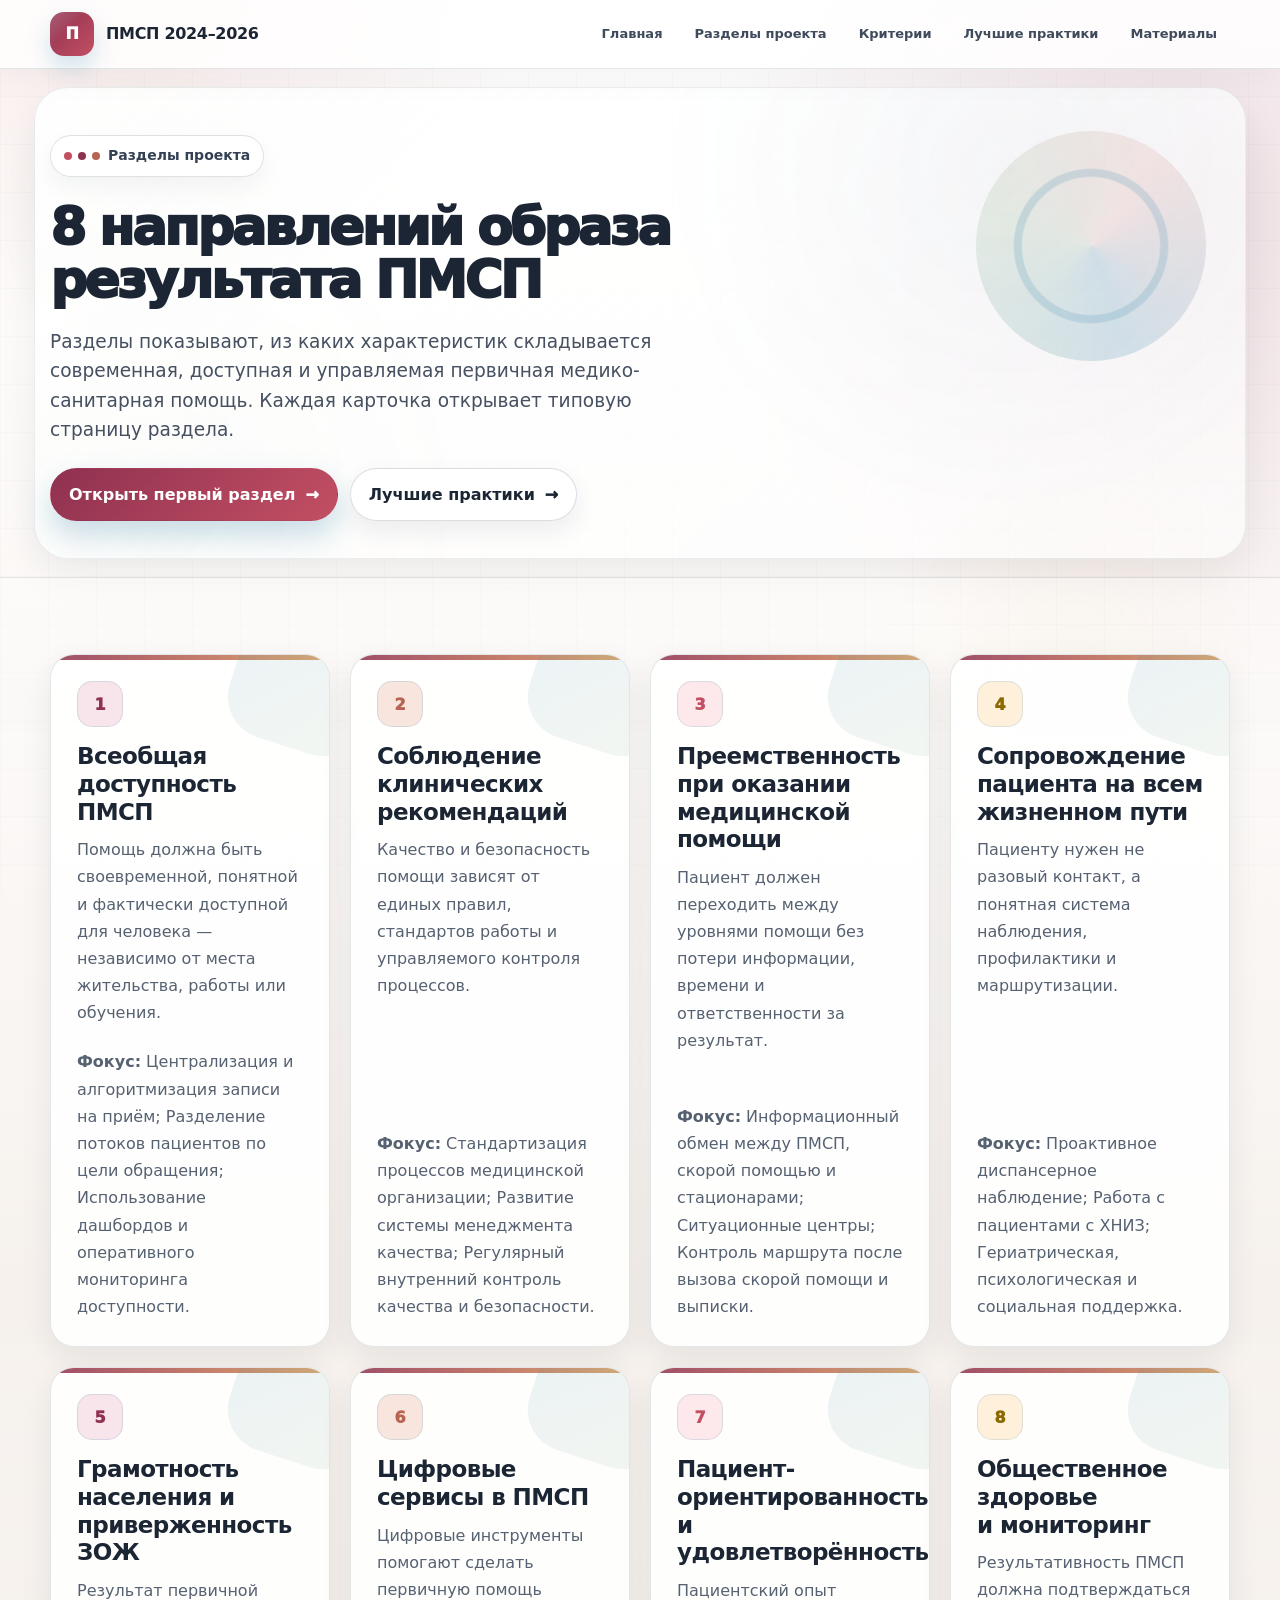
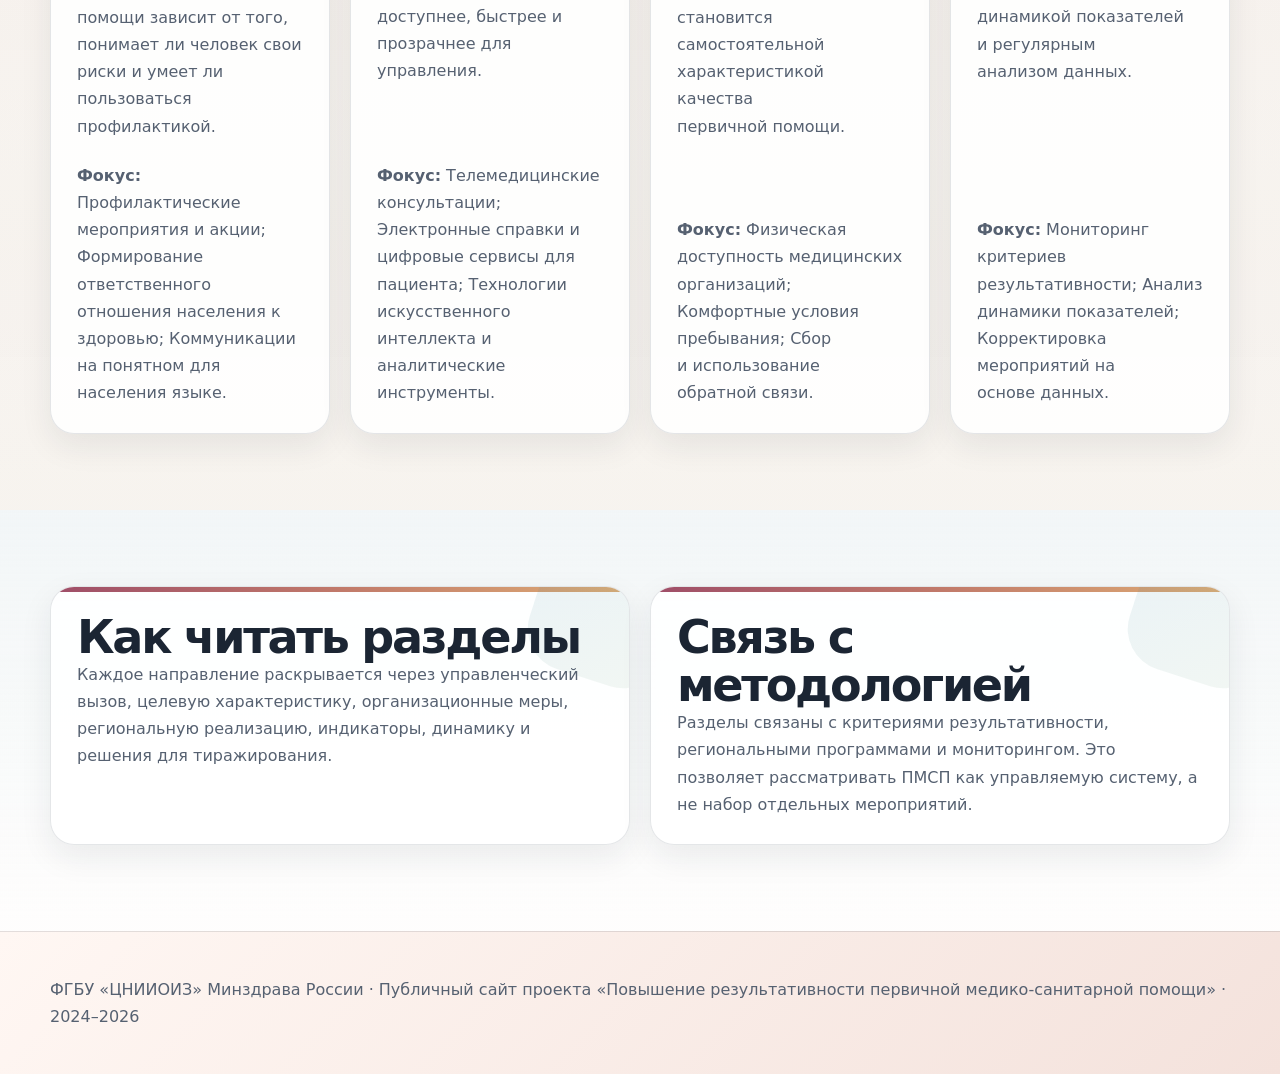
<file: part1.html>
<!doctype html>
<html lang="ru">
<head>
<meta charset="utf-8">
<meta name="viewport" content="width=device-width, initial-scale=1">
<title>Разделы проекта — ПМСП</title>
<link rel="stylesheet" href="style.css?v=20260710-1213">
</head>
<body>
<header class="top"><div class="container nav"><a class="brand" href="index.html"><span>П</span><span>ПМСП 2024–2026</span></a><nav class="menu"><a href="index.html">Главная</a><a href="part1.html">Разделы проекта</a><a href="criteria.html">Критерии</a><a href="best-practices.html">Лучшие практики</a><a href="index.html#materials">Материалы</a></nav></div></header>
<main>
<section class="hero"><div class="container"><div class="eyebrow">Разделы проекта</div><h1>8 направлений образа результата ПМСП</h1><p class="lead">Разделы показывают, из каких характеристик складывается современная, доступная и управляемая первичная медико-санитарная помощь. Каждая карточка открывает типовую страницу раздела.</p><div class="actions"><a class="btn primary" href="sections/accessibility.html">Открыть первый раздел</a><a class="btn" href="best-practices.html">Лучшие практики</a></div></div></section>
<section><div class="container"><div class="grid four"><a class="card section-card" href="sections/accessibility.html"><div><div class="num">1</div><h3>Всеобщая доступность ПМСП</h3><p>Помощь должна быть своевременной, понятной и фактически доступной для человека — независимо от места жительства, работы или обучения.</p></div><p><b>Фокус:</b> Централизация и алгоритмизация записи на приём; Разделение потоков пациентов по цели обращения; Использование дашбордов и оперативного мониторинга доступности.</p></a>
<a class="card section-card" href="sections/quality.html"><div><div class="num">2</div><h3>Соблюдение клинических рекомендаций</h3><p>Качество и безопасность помощи зависят от единых правил, стандартов работы и управляемого контроля процессов.</p></div><p><b>Фокус:</b> Стандартизация процессов медицинской организации; Развитие системы менеджмента качества; Регулярный внутренний контроль качества и безопасности.</p></a>
<a class="card section-card" href="sections/continuity.html"><div><div class="num">3</div><h3>Преемственность при оказании медицинской помощи</h3><p>Пациент должен переходить между уровнями помощи без потери информации, времени и ответственности за результат.</p></div><p><b>Фокус:</b> Информационный обмен между ПМСП, скорой помощью и стационарами; Ситуационные центры; Контроль маршрута после вызова скорой помощи и выписки.</p></a>
<a class="card section-card" href="sections/life-course.html"><div><div class="num">4</div><h3>Сопровождение пациента на всем жизненном пути</h3><p>Пациенту нужен не разовый контакт, а понятная система наблюдения, профилактики и маршрутизации.</p></div><p><b>Фокус:</b> Проактивное диспансерное наблюдение; Работа с пациентами с ХНИЗ; Гериатрическая, психологическая и социальная поддержка.</p></a>
<a class="card section-card" href="sections/health-literacy.html"><div><div class="num">5</div><h3>Грамотность населения и приверженность ЗОЖ</h3><p>Результат первичной помощи зависит от того, понимает ли человек свои риски и умеет ли пользоваться профилактикой.</p></div><p><b>Фокус:</b> Профилактические мероприятия и акции; Формирование ответственного отношения населения к здоровью; Коммуникации на понятном для населения языке.</p></a>
<a class="card section-card" href="sections/digital.html"><div><div class="num">6</div><h3>Цифровые сервисы в ПМСП</h3><p>Цифровые инструменты помогают сделать первичную помощь доступнее, быстрее и прозрачнее для управления.</p></div><p><b>Фокус:</b> Телемедицинские консультации; Электронные справки и цифровые сервисы для пациента; Технологии искусственного интеллекта и аналитические инструменты.</p></a>
<a class="card section-card" href="sections/patient-centered.html"><div><div class="num">7</div><h3>Пациент-ориентированность и удовлетворённость</h3><p>Пациентский опыт становится самостоятельной характеристикой качества первичной помощи.</p></div><p><b>Фокус:</b> Физическая доступность медицинских организаций; Комфортные условия пребывания; Сбор и использование обратной связи.</p></a>
<a class="card section-card" href="sections/public-health-monitoring.html"><div><div class="num">8</div><h3>Общественное здоровье и мониторинг</h3><p>Результативность ПМСП должна подтверждаться динамикой показателей и регулярным анализом данных.</p></div><p><b>Фокус:</b> Мониторинг критериев результативности; Анализ динамики показателей; Корректировка мероприятий на основе данных.</p></a></div></div></section>
<section><div class="container"><div class="grid two"><article class="card"><h2>Как читать разделы</h2><p>Каждое направление раскрывается через управленческий вызов, целевую характеристику, организационные меры, региональную реализацию, индикаторы, динамику и решения для тиражирования.</p></article><article class="card"><h2>Связь с методологией</h2><p>Разделы связаны с критериями результативности, региональными программами и мониторингом. Это позволяет рассматривать ПМСП как управляемую систему, а не набор отдельных мероприятий.</p></article></div></div></section>
</main>
<footer class="footer"><div class="container">ФГБУ «ЦНИИОИЗ» Минздрава России · Публичный сайт проекта «Повышение результативности первичной медико-санитарной помощи» · 2024–2026</div></footer>
</body>
</html>
</file>
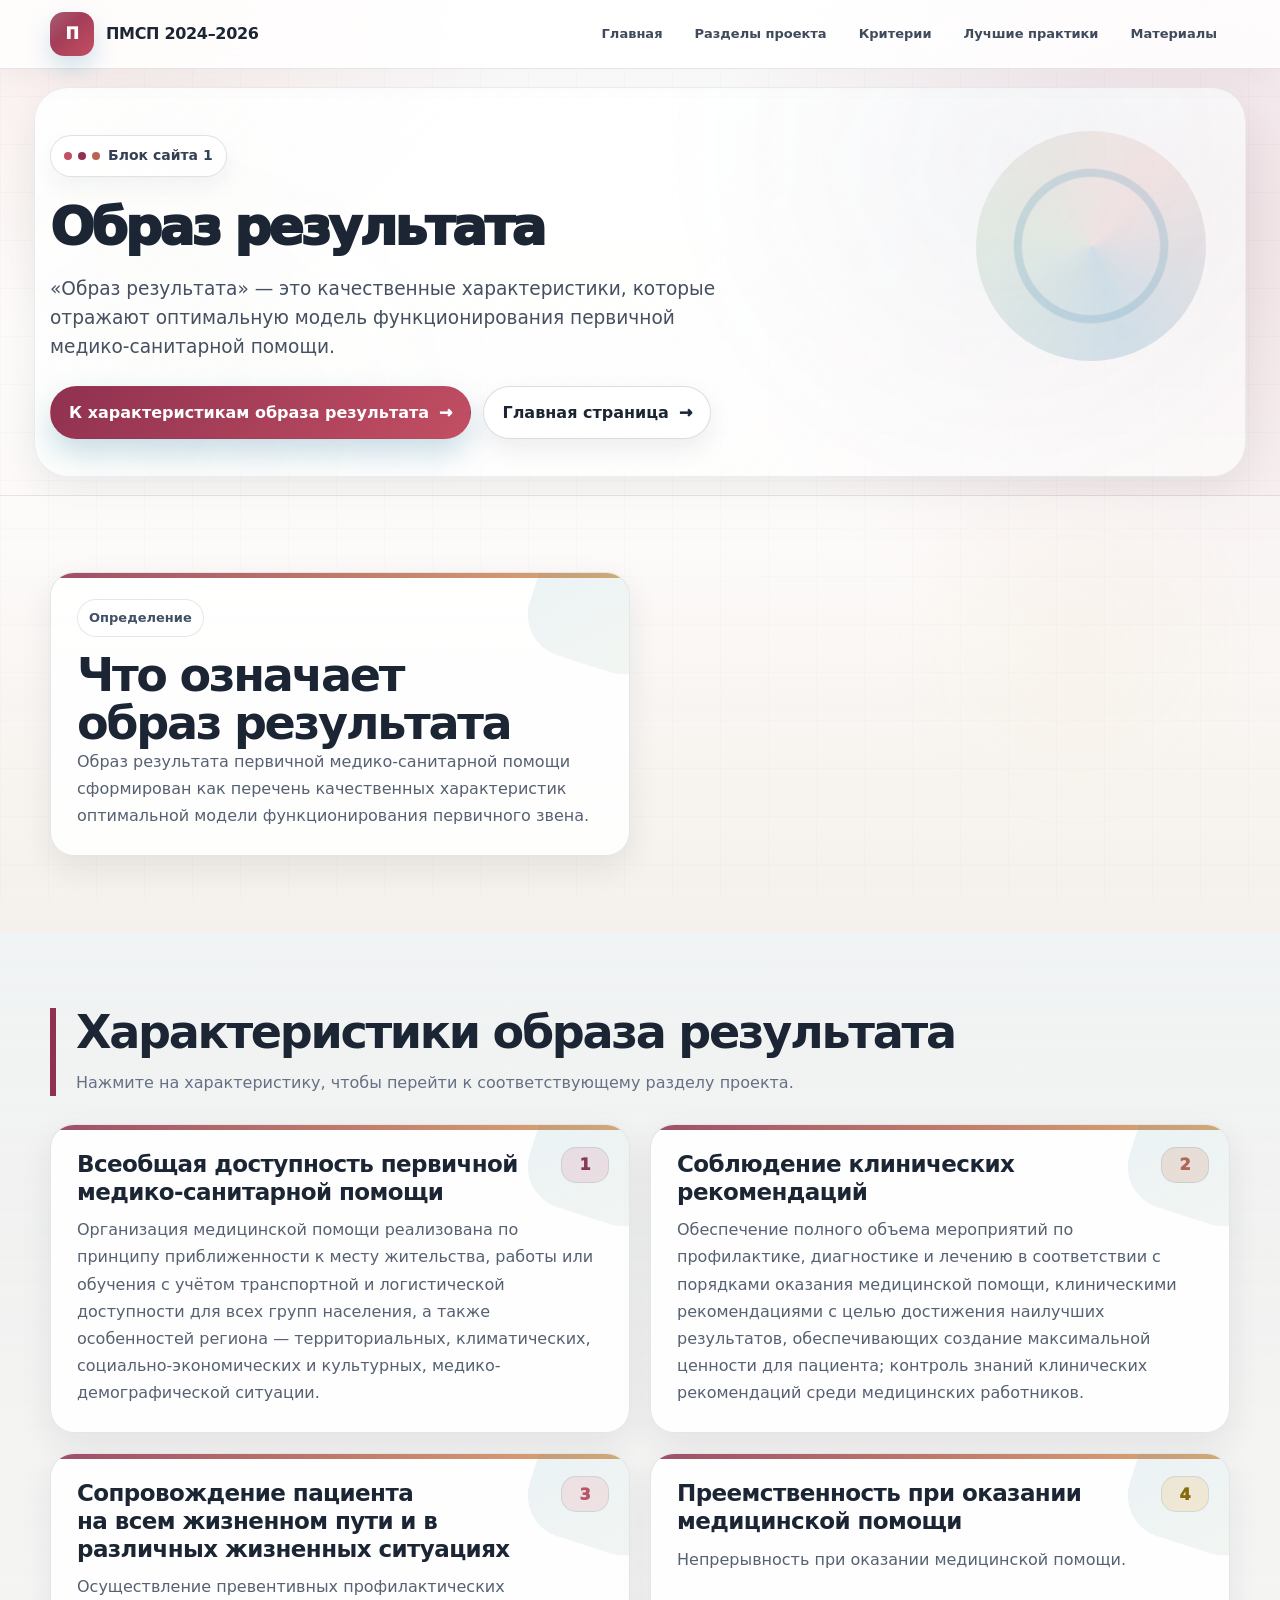
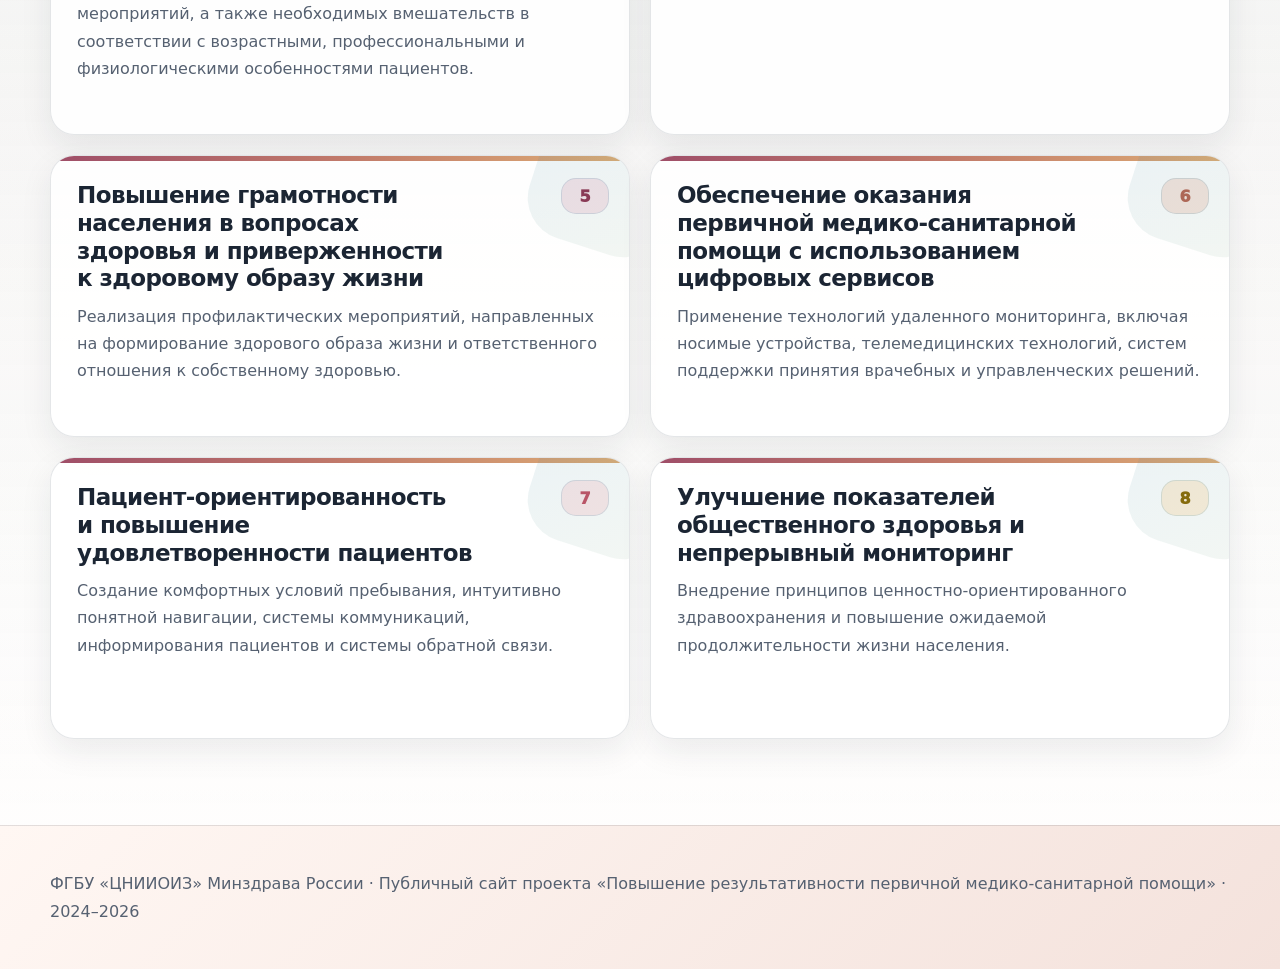
<file: result-image.html>
<!doctype html>
<html lang="ru">
<head>
<meta charset="utf-8">
<meta name="viewport" content="width=device-width, initial-scale=1">
<title>Образ результата — ПМСП</title>
<link rel="stylesheet" href="style.css?v=20260710-1213">
</head>
<body>
<header class="top"><div class="container nav"><a class="brand" href="index.html"><span>П</span><span>ПМСП 2024–2026</span></a><nav class="menu"><a href="index.html">Главная</a><a href="part1.html">Разделы проекта</a><a href="criteria.html">Критерии</a><a href="best-practices.html">Лучшие практики</a><a href="index.html#materials">Материалы</a></nav></div></header>
<main>
<section class="hero section-page-hero"><div class="container hero-grid"><div><div class="eyebrow">Блок сайта 1</div><h1>Образ результата</h1><p class="lead">«Образ результата» — это качественные характеристики, которые отражают оптимальную модель функционирования первичной медико-санитарной помощи.</p><div class="actions"><a class="btn primary" href="#characteristics">К характеристикам образа результата</a><a class="btn" href="index.html">Главная страница</a></div></div></div></section>
<section id="definition"><div class="container"><div class="grid two"><a class="card step-link" href="#characteristics"><span class="pill">Определение</span><h2>Что означает образ результата</h2><p>Образ результата первичной медико-санитарной помощи сформирован как перечень качественных характеристик оптимальной модели функционирования первичного звена.</p></a></div></div></section>
<section id="characteristics"><div class="container"><div class="head"><div><h2>Характеристики образа результата</h2><p class="sub">Нажмите на характеристику, чтобы перейти к соответствующему разделу проекта.</p></div></div><div class="grid two"><a class="card section-card" href="sections/accessibility.html"><div><div class="num">1</div><h3>Всеобщая доступность первичной медико-санитарной помощи</h3><p>Организация медицинской помощи реализована по принципу приближенности к месту жительства, работы или обучения с учётом транспортной и логистической доступности для всех групп населения, а также особенностей региона — территориальных, климатических, социально-экономических и культурных, медико-демографической ситуации.</p></div></a>
<a class="card section-card" href="sections/quality.html"><div><div class="num">2</div><h3>Соблюдение клинических рекомендаций</h3><p>Обеспечение полного объема мероприятий по профилактике, диагностике и лечению в соответствии с порядками оказания медицинской помощи, клиническими рекомендациями с целью достижения наилучших результатов, обеспечивающих создание максимальной ценности для пациента; контроль знаний клинических рекомендаций среди медицинских работников.</p></div></a>
<a class="card section-card" href="sections/life-course.html"><div><div class="num">3</div><h3>Сопровождение пациента на всем жизненном пути и в различных жизненных ситуациях</h3><p>Осуществление превентивных профилактических мероприятий, а также необходимых вмешательств в соответствии с возрастными, профессиональными и физиологическими особенностями пациентов.</p></div></a>
<a class="card section-card" href="sections/continuity.html"><div><div class="num">4</div><h3>Преемственность при оказании медицинской помощи</h3><p>Непрерывность при оказании медицинской помощи.</p></div></a>
<a class="card section-card" href="sections/health-literacy.html"><div><div class="num">5</div><h3>Повышение грамотности населения в вопросах здоровья и приверженности к здоровому образу жизни</h3><p>Реализация профилактических мероприятий, направленных на формирование здорового образа жизни и ответственного отношения к собственному здоровью.</p></div></a>
<a class="card section-card" href="sections/digital.html"><div><div class="num">6</div><h3>Обеспечение оказания первичной медико-санитарной помощи с использованием цифровых сервисов</h3><p>Применение технологий удаленного мониторинга, включая носимые устройства, телемедицинских технологий, систем поддержки принятия врачебных и управленческих решений.</p></div></a>
<a class="card section-card" href="sections/patient-centered.html"><div><div class="num">7</div><h3>Пациент-ориентированность и повышение удовлетворенности пациентов</h3><p>Создание комфортных условий пребывания, интуитивно понятной навигации, системы коммуникаций, информирования пациентов и системы обратной связи.</p></div></a>
<a class="card section-card" href="sections/public-health-monitoring.html"><div><div class="num">8</div><h3>Улучшение показателей общественного здоровья и непрерывный мониторинг</h3><p>Внедрение принципов ценностно-ориентированного здравоохранения и повышение ожидаемой продолжительности жизни населения.</p></div></a></div></div></section>
</main>
<footer class="footer"><div class="container">ФГБУ «ЦНИИОИЗ» Минздрава России · Публичный сайт проекта «Повышение результативности первичной медико-санитарной помощи» · 2024–2026</div></footer>
</body>
</html>
</file>
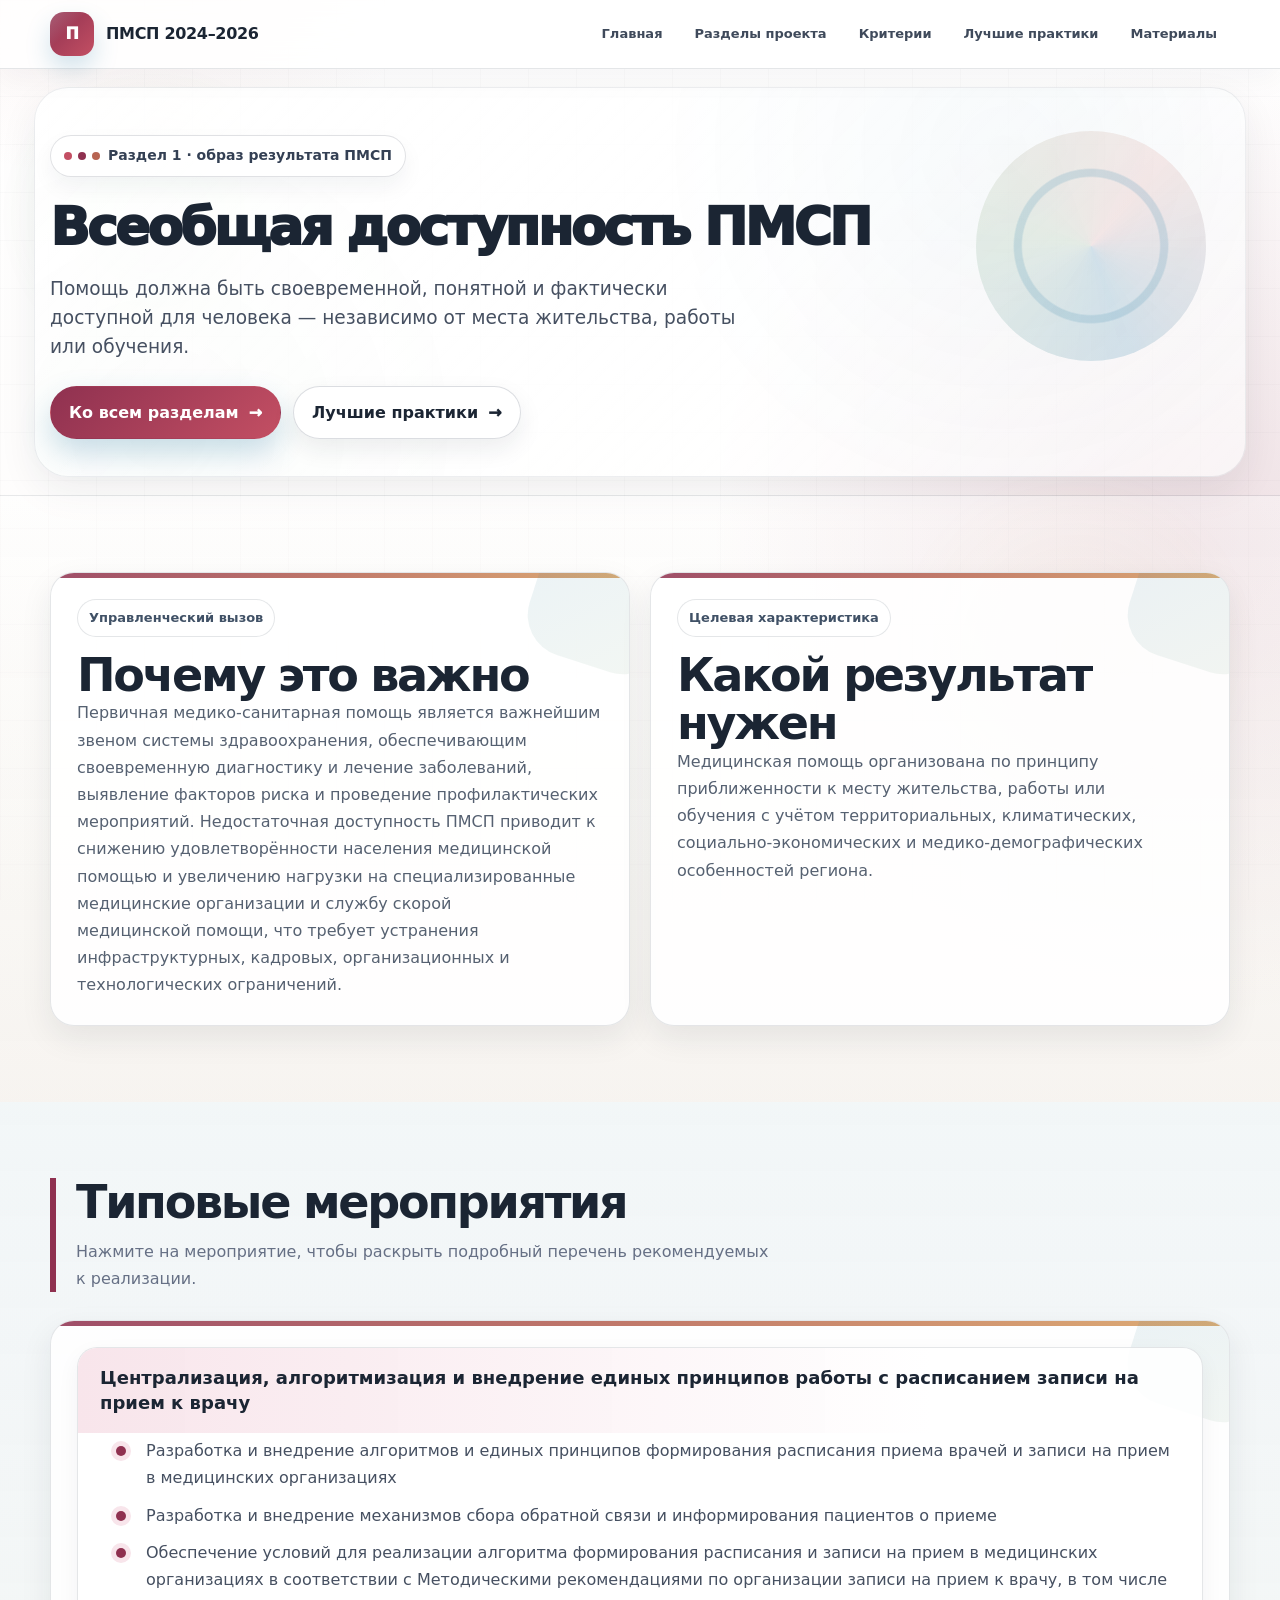
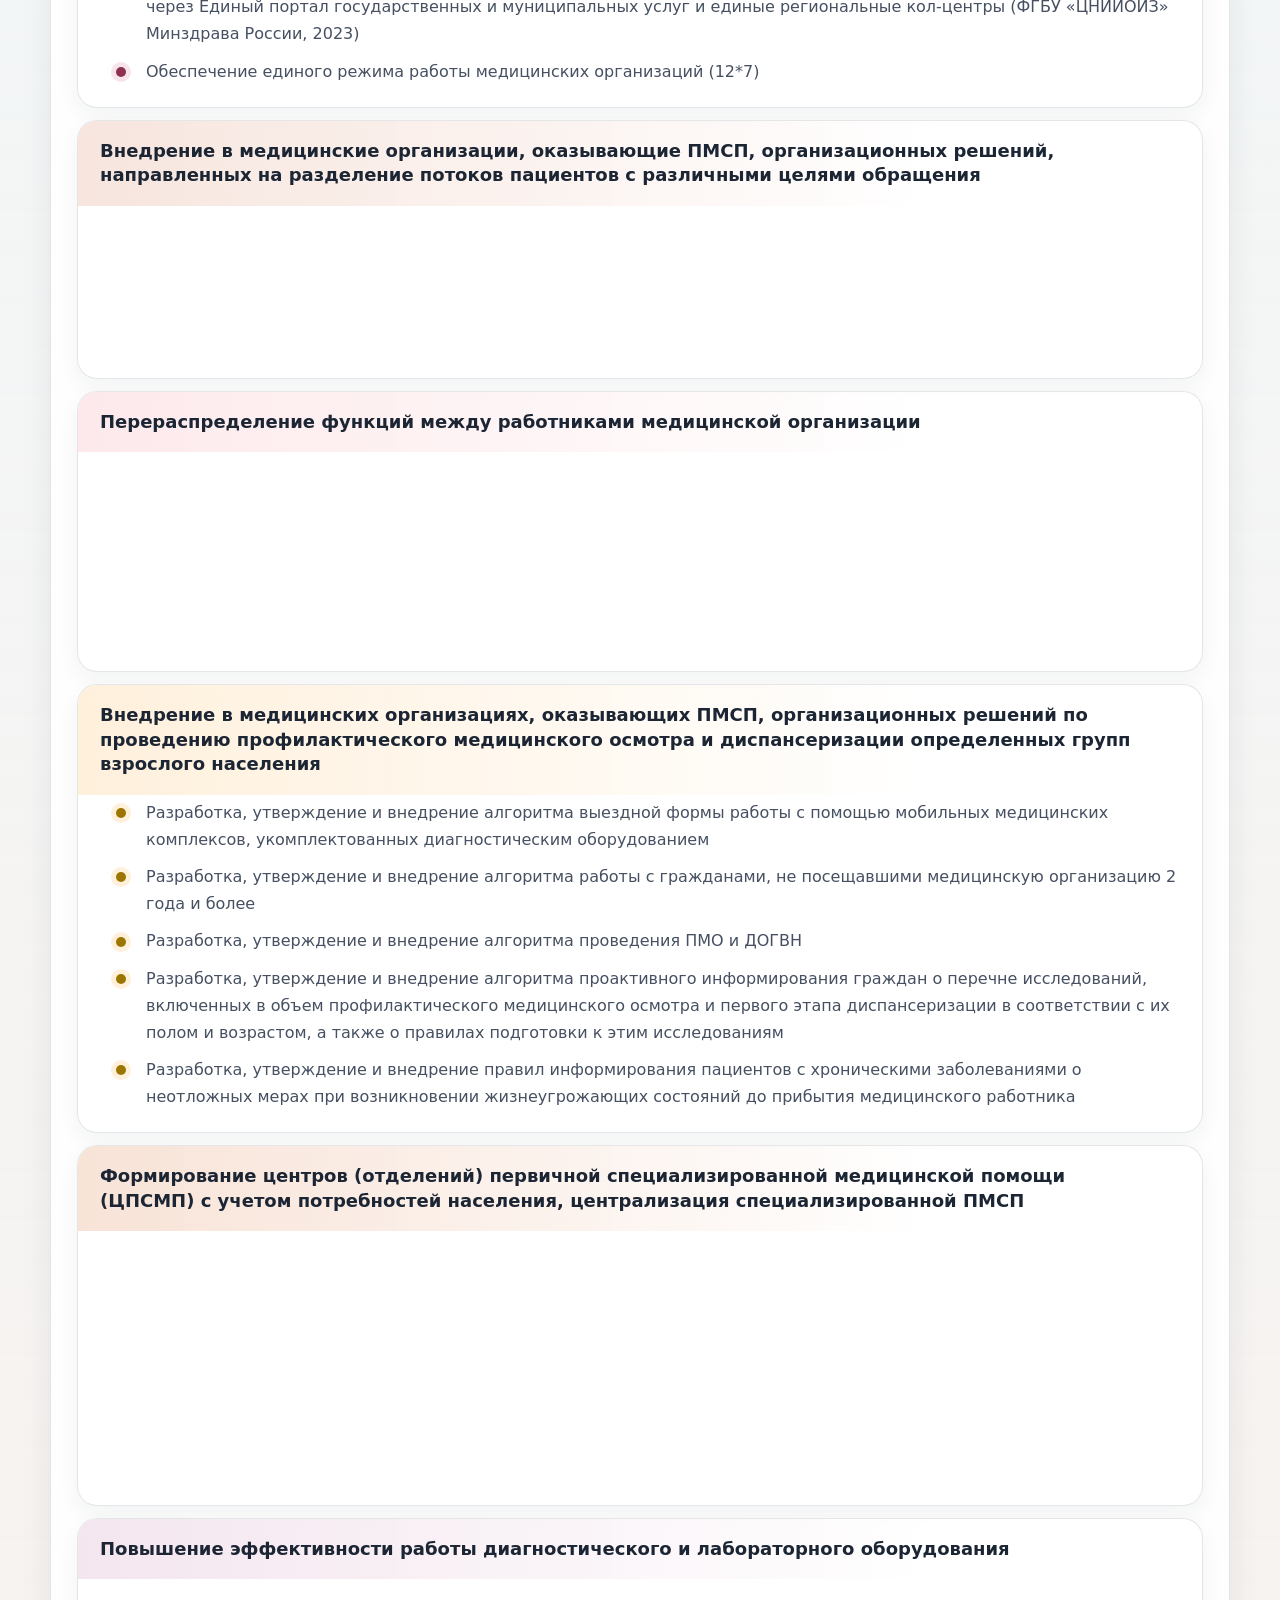
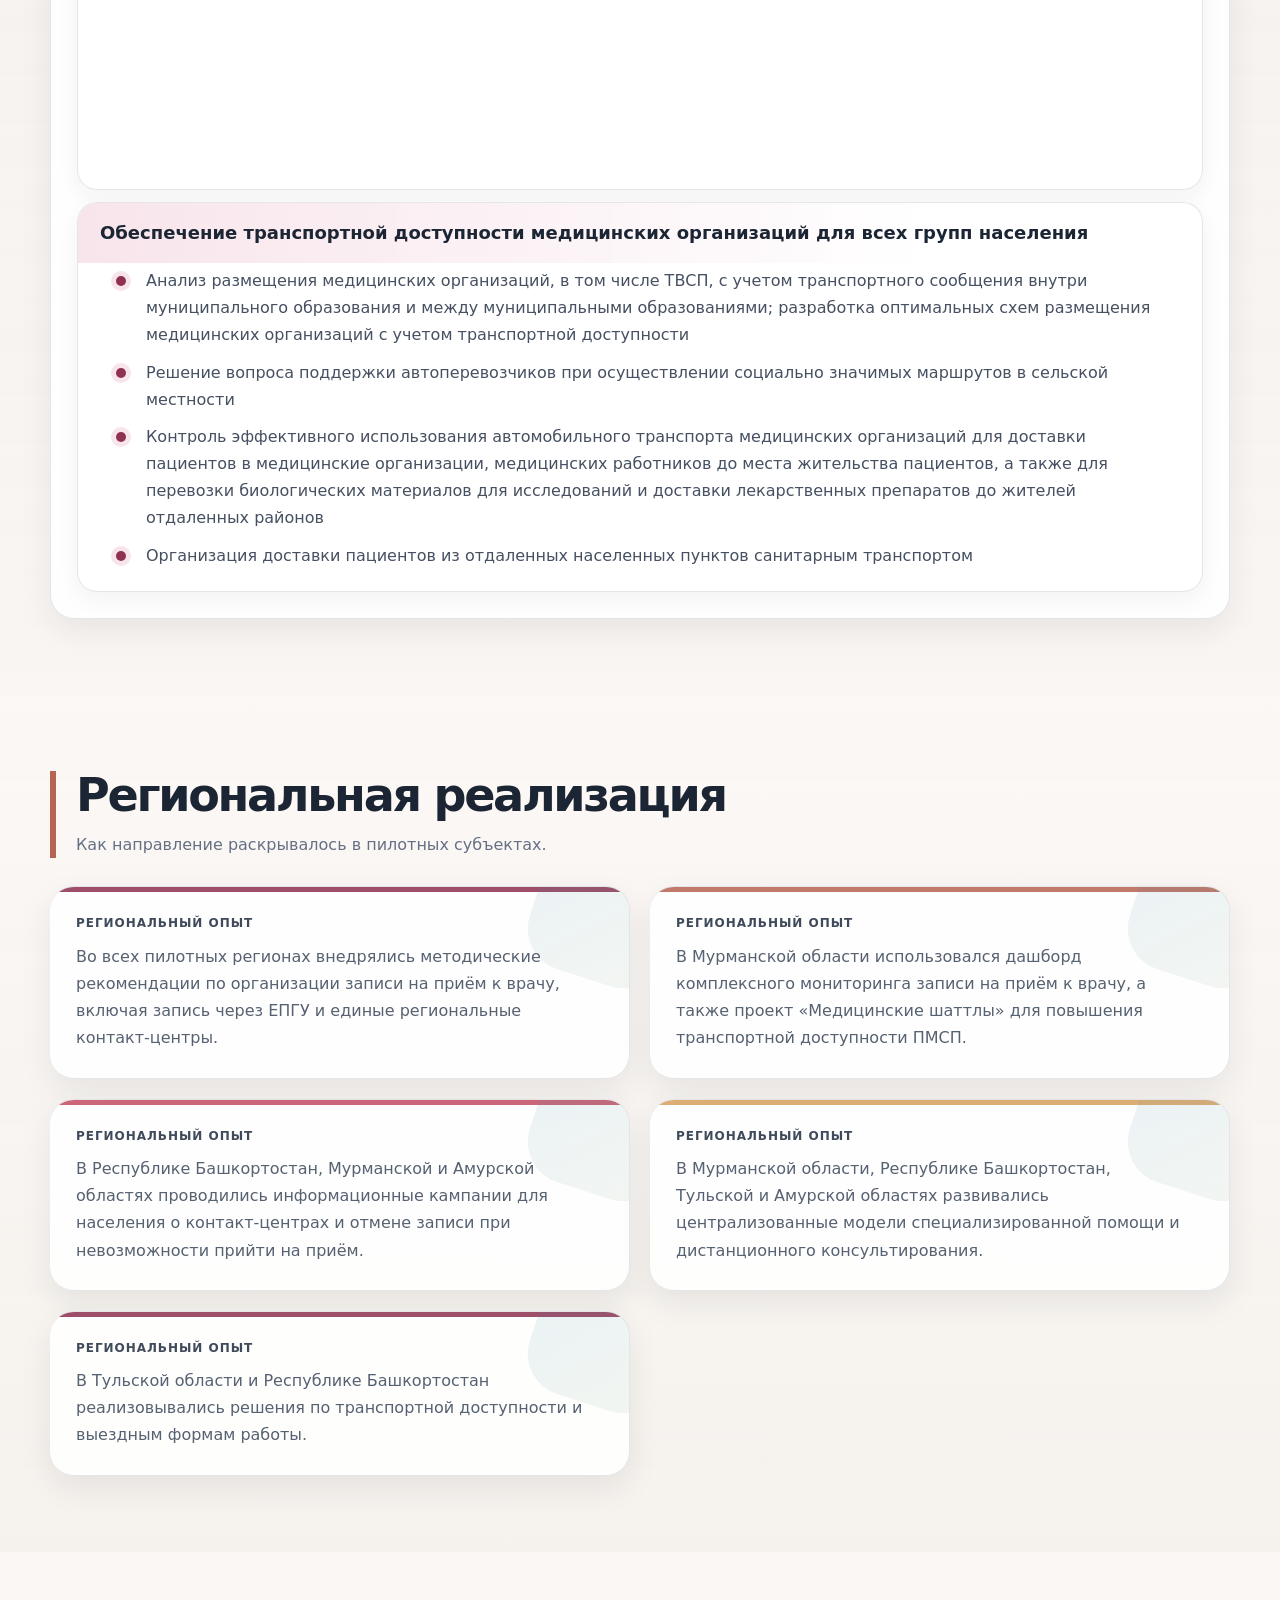
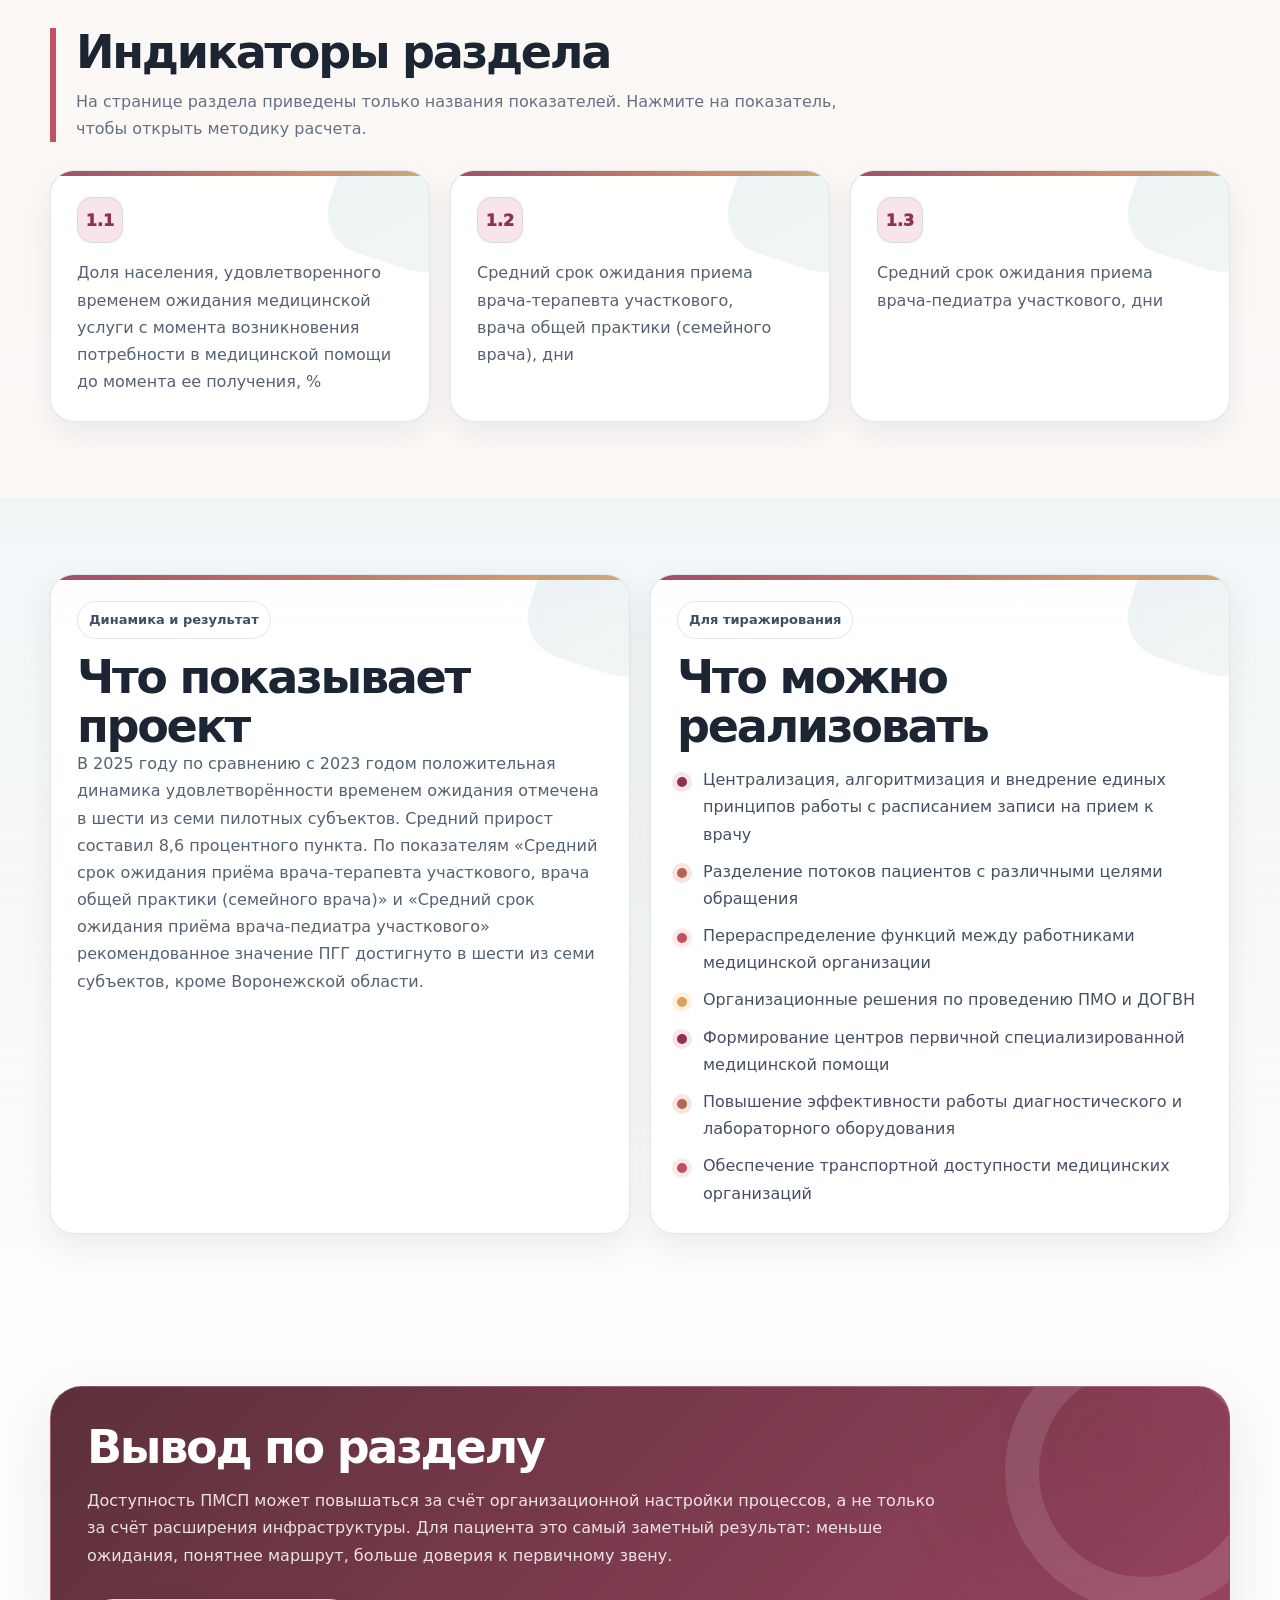
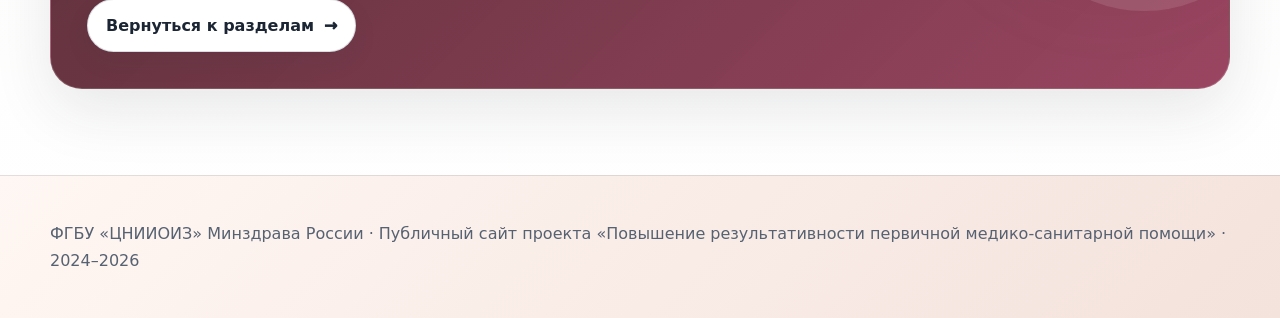
<file: sections/accessibility.html>
<!doctype html>
<html lang="ru">
<head>
<meta charset="utf-8">
<meta name="viewport" content="width=device-width, initial-scale=1">
<title>Всеобщая доступность ПМСП — ПМСП</title>
<link rel="stylesheet" href="../style.css?v=20260710-1213">
</head>
<body>
<header class="top"><div class="container nav"><a class="brand" href="../index.html"><span>П</span><span>ПМСП 2024–2026</span></a><nav class="menu"><a href="../index.html">Главная</a><a href="../part1.html">Разделы проекта</a><a href="../criteria.html">Критерии</a><a href="../best-practices.html">Лучшие практики</a><a href="../index.html#materials">Материалы</a></nav></div></header>
<main>
<section class="hero section-page-hero"><div class="container hero-grid"><div><div class="eyebrow">Раздел 1 · образ результата ПМСП</div><h1>Всеобщая доступность ПМСП</h1><p class="lead">Помощь должна быть своевременной, понятной и фактически доступной для человека — независимо от места жительства, работы или обучения.</p><div class="actions"><a class="btn primary" href="../part1.html">Ко всем разделам</a><a class="btn" href="../best-practices.html">Лучшие практики</a></div></div></div></section>
<section id="challenge"><div class="container"><div class="grid two"><article class="card"><span class="pill">Управленческий вызов</span><h2>Почему это важно</h2><p>Первичная медико-санитарная помощь является важнейшим звеном системы здравоохранения, обеспечивающим своевременную диагностику и лечение заболеваний, выявление факторов риска и проведение профилактических мероприятий. Недостаточная доступность ПМСП приводит к снижению удовлетворённости населения медицинской помощью и увеличению нагрузки на специализированные медицинские организации и службу скорой медицинской помощи, что требует устранения инфраструктурных, кадровых, организационных и технологических ограничений.</p></article><article class="card" id="target"><span class="pill">Целевая характеристика</span><h2>Какой результат нужен</h2><p>Медицинская помощь организована по принципу приближенности к месту жительства, работы или обучения с учётом территориальных, климатических, социально-экономических и медико-демографических особенностей региона.</p></article></div></div></section>
<section id="measures"><div class="container"><div class="head"><div><h2>Типовые мероприятия</h2><p class="sub">Нажмите на мероприятие, чтобы раскрыть подробный перечень рекомендуемых к реализации.</p></div></div><div class="card"><div class="measure-list"><details class="measure" open><summary>Централизация, алгоритмизация и внедрение единых принципов работы с расписанием записи на прием к врачу</summary><ul class="list"><li>Разработка и внедрение алгоритмов и единых принципов формирования расписания приема врачей и записи на прием в медицинских организациях</li><li>Разработка и внедрение механизмов сбора обратной связи и информирования пациентов о приеме</li><li>Обеспечение условий для реализации алгоритма формирования расписания и записи на прием в медицинских организациях в соответствии с Методическими рекомендациями по организации записи на прием к врачу, в том числе через Единый портал государственных и муниципальных услуг и единые региональные кол-центры (ФГБУ «ЦНИИОИЗ» Минздрава России, 2023)</li><li>Обеспечение единого режима работы медицинских организаций (12*7)</li></ul></details><details class="measure" open><summary>Внедрение в медицинские организации, оказывающие ПМСП, организационных решений, направленных на разделение потоков пациентов с различными целями обращения</summary><ul class="list"><li>Организация определения цели обращений пациентов в медицинские организации, оказывающие первичную медико-санитарную помощь (ПМСП)</li><li>Создание условий, обеспечивающих отдельные потоки пациентов: с профилактической целью, в том числе с целью диспансерного наблюдения; с целью получения неотложной медицинской помощи; по заболеванию; с целью получения информации справочного и иного характера</li></ul></details><details class="measure" open><summary>Перераспределение функций между работниками медицинской организации</summary><ul class="list"><li>Определение перечня функций для перераспределения между врачами, работниками со средним медицинским образованием и немедицинскими работниками</li><li>Разработка стандартных операционных процедур (СОП) для работников со средним медицинским образованием и с немедицинским образованием</li><li>Обучение работников медицинских организаций в соответствии с СОП</li><li>Внесение необходимых изменений в должностные инструкции работников</li></ul></details><details class="measure" open><summary>Внедрение в медицинских организациях, оказывающих ПМСП, организационных решений по проведению профилактического медицинского осмотра и диспансеризации определенных групп взрослого населения</summary><ul class="list"><li>Разработка, утверждение и внедрение алгоритма выездной формы работы с помощью мобильных медицинских комплексов, укомплектованных диагностическим оборудованием</li><li>Разработка, утверждение и внедрение алгоритма работы с гражданами, не посещавшими медицинскую организацию 2 года и более</li><li>Разработка, утверждение и внедрение алгоритма проведения ПМО и ДОГВН</li><li>Разработка, утверждение и внедрение алгоритма проактивного информирования граждан о перечне исследований, включенных в объем профилактического медицинского осмотра и первого этапа диспансеризации в соответствии с их полом и возрастом, а также о правилах подготовки к этим исследованиям</li><li>Разработка, утверждение и внедрение правил информирования пациентов с хроническими заболеваниями о неотложных мерах при возникновении жизнеугрожающих состояний до прибытия медицинского работника</li></ul></details><details class="measure" open><summary>Формирование центров (отделений) первичной специализированной медицинской помощи (ЦПСМП) с учетом потребностей населения, централизация специализированной ПМСП</summary><ul class="list"><li>Утверждение схемы территориального планирования ЦПМСП с учетом плотности населения, логистики и транспортной доступности</li><li>Разработка и утверждение региональных нормативных правовых актов, регламентирующих упрощенную систему формирования сети подразделений медицинских организаций высокой территориальной доступности, в том числе частной формы собственности</li><li>Создание упрощенной системы предоставления площадей в пользование медицинских организаций, реализация мероприятий в рамках государственно-частного партнерства</li><li>Разработка схем маршрутизации пациентов с учетом организации ЦПСМП и информирование населения</li></ul></details><details class="measure" open><summary>Повышение эффективности работы диагностического и лабораторного оборудования</summary><ul class="list"><li>Разработка и утверждение схемы маршрутизации пациентов с учетом централизации служб лабораторной и инструментальной диагностики</li><li>Формирование целевых моделей бизнес-процессов работы центров лабораторной и инструментальной диагностики для сокращения времени ожидания результатов</li><li>Создание системы мониторинга эффективности использования инструментального и диагностического оборудования для оптимального распределения ресурсов</li></ul></details><details class="measure" open><summary>Обеспечение транспортной доступности медицинских организаций для всех групп населения</summary><ul class="list"><li>Анализ размещения медицинских организаций, в том числе ТВСП, с учетом транспортного сообщения внутри муниципального образования и между муниципальными образованиями; разработка оптимальных схем размещения медицинских организаций с учетом транспортной доступности</li><li>Решение вопроса поддержки автоперевозчиков при осуществлении социально значимых маршрутов в сельской местности</li><li>Контроль эффективного использования автомобильного транспорта медицинских организаций для доставки пациентов в медицинские организации, медицинских работников до места жительства пациентов, а также для перевозки биологических материалов для исследований и доставки лекарственных препаратов до жителей отдаленных районов</li><li>Организация доставки пациентов из отдаленных населенных пунктов санитарным транспортом</li></ul></details></div></div></div></section>
<section id="regions"><div class="container"><div class="head"><div><h2>Региональная реализация</h2><p class="sub">Как направление раскрывалось в пилотных субъектах.</p></div></div><div class="grid two"><article class="card practice"><div class="meta">региональный опыт</div><p>Во всех пилотных регионах внедрялись методические рекомендации по организации записи на приём к врачу, включая запись через ЕПГУ и единые региональные контакт-центры.</p></article><article class="card practice"><div class="meta">региональный опыт</div><p>В Мурманской области использовался дашборд комплексного мониторинга записи на приём к врачу, а также проект «Медицинские шаттлы» для повышения транспортной доступности ПМСП.</p></article><article class="card practice"><div class="meta">региональный опыт</div><p>В Республике Башкортостан, Мурманской и Амурской областях проводились информационные кампании для населения о контакт-центрах и отмене записи при невозможности прийти на приём.</p></article><article class="card practice"><div class="meta">региональный опыт</div><p>В Мурманской области, Республике Башкортостан, Тульской и Амурской областях развивались централизованные модели специализированной помощи и дистанционного консультирования.</p></article><article class="card practice"><div class="meta">региональный опыт</div><p>В Тульской области и Республике Башкортостан реализовывались решения по транспортной доступности и выездным формам работы.</p></article></div></div></section>
<section id="indicators"><div class="container"><div class="head"><div><h2>Индикаторы раздела</h2><p class="sub">На странице раздела приведены только названия показателей. Нажмите на показатель, чтобы открыть методику расчета.</p></div></div><div class="grid three"><a class="card metric-card metric-link" href="../criteria.html#access-1"><div class="num">1.1</div><p>Доля населения, удовлетворенного временем ожидания медицинской услуги с момента возникновения потребности в медицинской помощи до момента ее получения, %</p></a><a class="card metric-card metric-link" href="../criteria.html#access-2"><div class="num">1.2</div><p>Средний срок ожидания приема врача-терапевта участкового, врача общей практики (семейного врача), дни</p></a><a class="card metric-card metric-link" href="../criteria.html#access-3"><div class="num">1.3</div><p>Средний срок ожидания приема врача-педиатра участкового, дни</p></a></div></div></section>
<section id="result"><div class="container"><div class="grid two"><article class="card"><span class="pill">Динамика и результат</span><h2>Что показывает проект</h2><p>В 2025 году по сравнению с 2023 годом положительная динамика удовлетворённости временем ожидания отмечена в шести из семи пилотных субъектов. Средний прирост составил 8,6 процентного пункта. По показателям «Средний срок ожидания приёма врача-терапевта участкового, врача общей практики (семейного врача)» и «Средний срок ожидания приёма врача-педиатра участкового» рекомендованное значение ПГГ достигнуто в шести из семи субъектов, кроме Воронежской области.</p></article><article class="card"><span class="pill">Для тиражирования</span><h2>Что можно реализовать</h2><ul class="list"><li>Централизация, алгоритмизация и внедрение единых принципов работы с расписанием записи на прием к врачу</li><li>Разделение потоков пациентов с различными целями обращения</li><li>Перераспределение функций между работниками медицинской организации</li><li>Организационные решения по проведению ПМО и ДОГВН</li><li>Формирование центров первичной специализированной медицинской помощи</li><li>Повышение эффективности работы диагностического и лабораторного оборудования</li><li>Обеспечение транспортной доступности медицинских организаций</li></ul></article></div></div></section>
<section><div class="container"><div class="quote"><h2>Вывод по разделу</h2><p>Доступность ПМСП может повышаться за счёт организационной настройки процессов, а не только за счёт расширения инфраструктуры. Для пациента это самый заметный результат: меньше ожидания, понятнее маршрут, больше доверия к первичному звену.</p><div class="actions"><a class="btn" href="../part1.html">Вернуться к разделам</a></div></div></div></section>
</main>
<footer class="footer"><div class="container">ФГБУ «ЦНИИОИЗ» Минздрава России · Публичный сайт проекта «Повышение результативности первичной медико-санитарной помощи» · 2024–2026</div></footer>

</body>
</html>
</file>
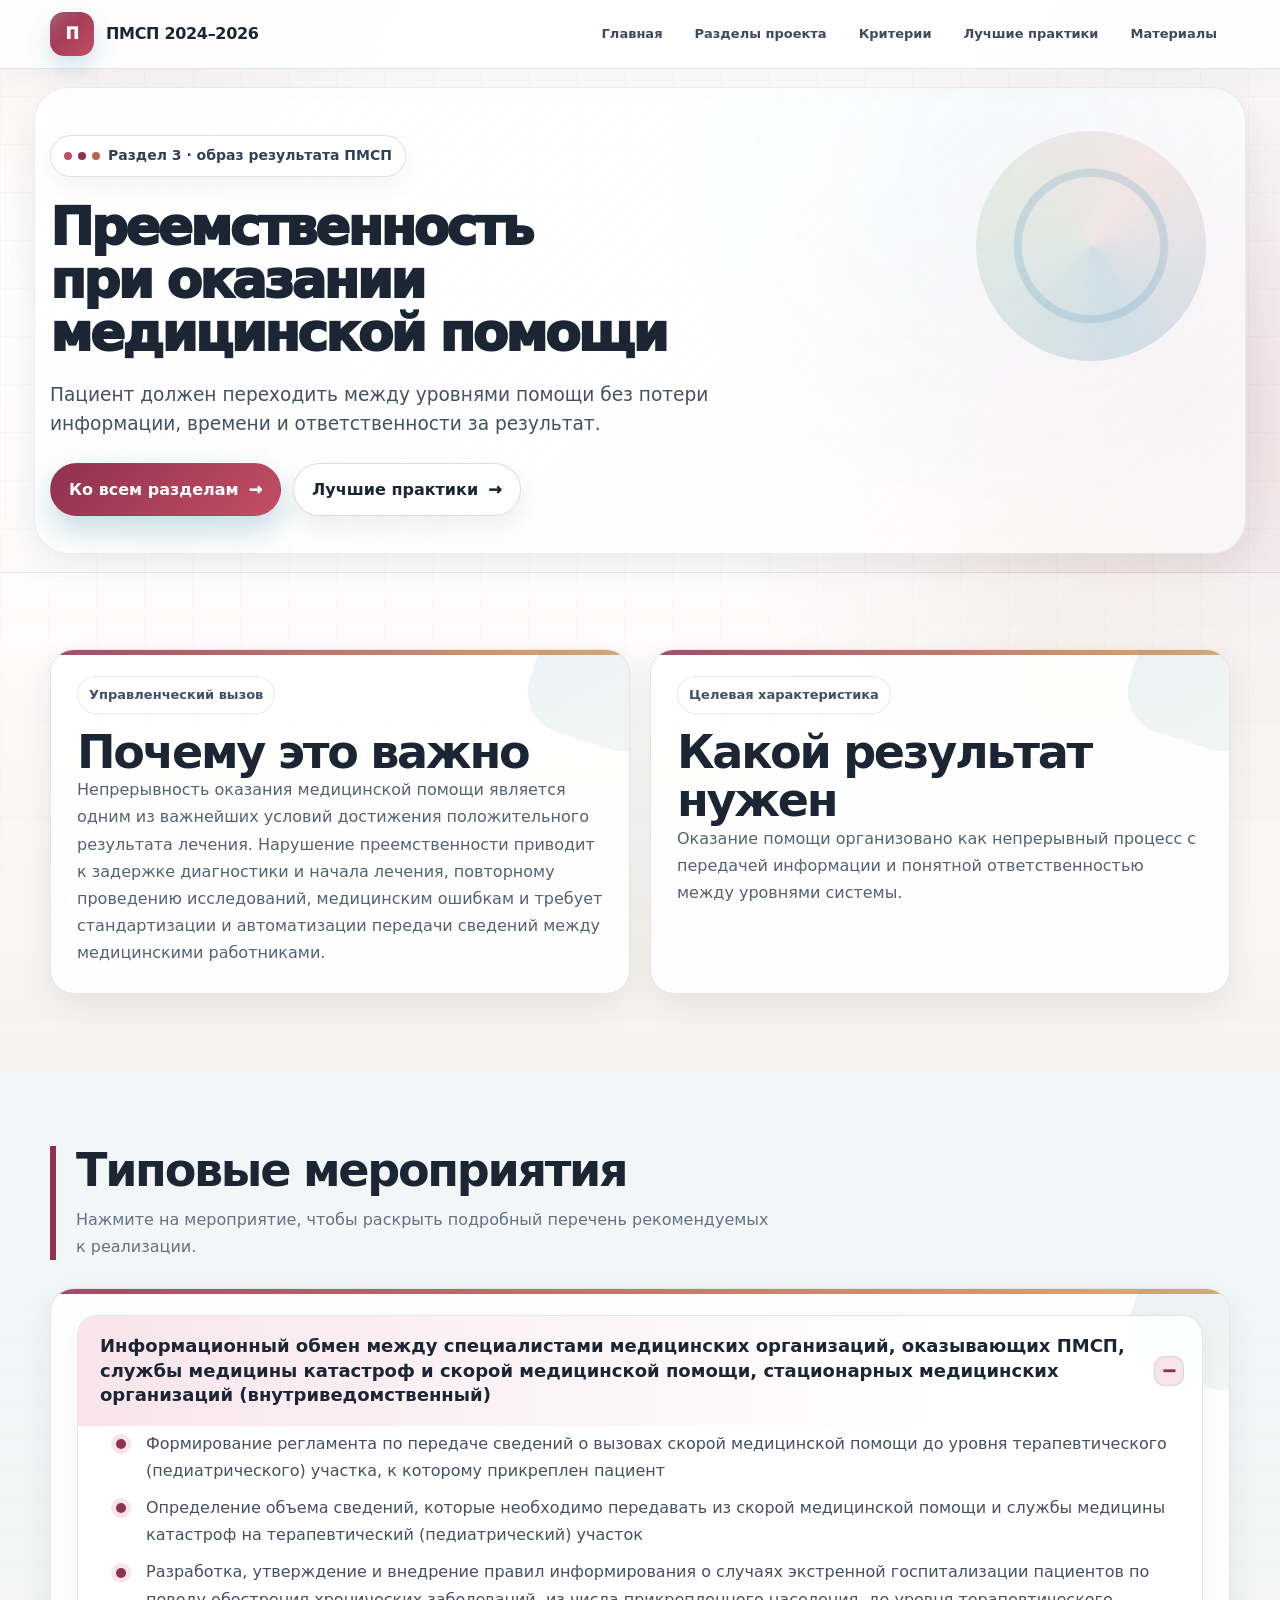
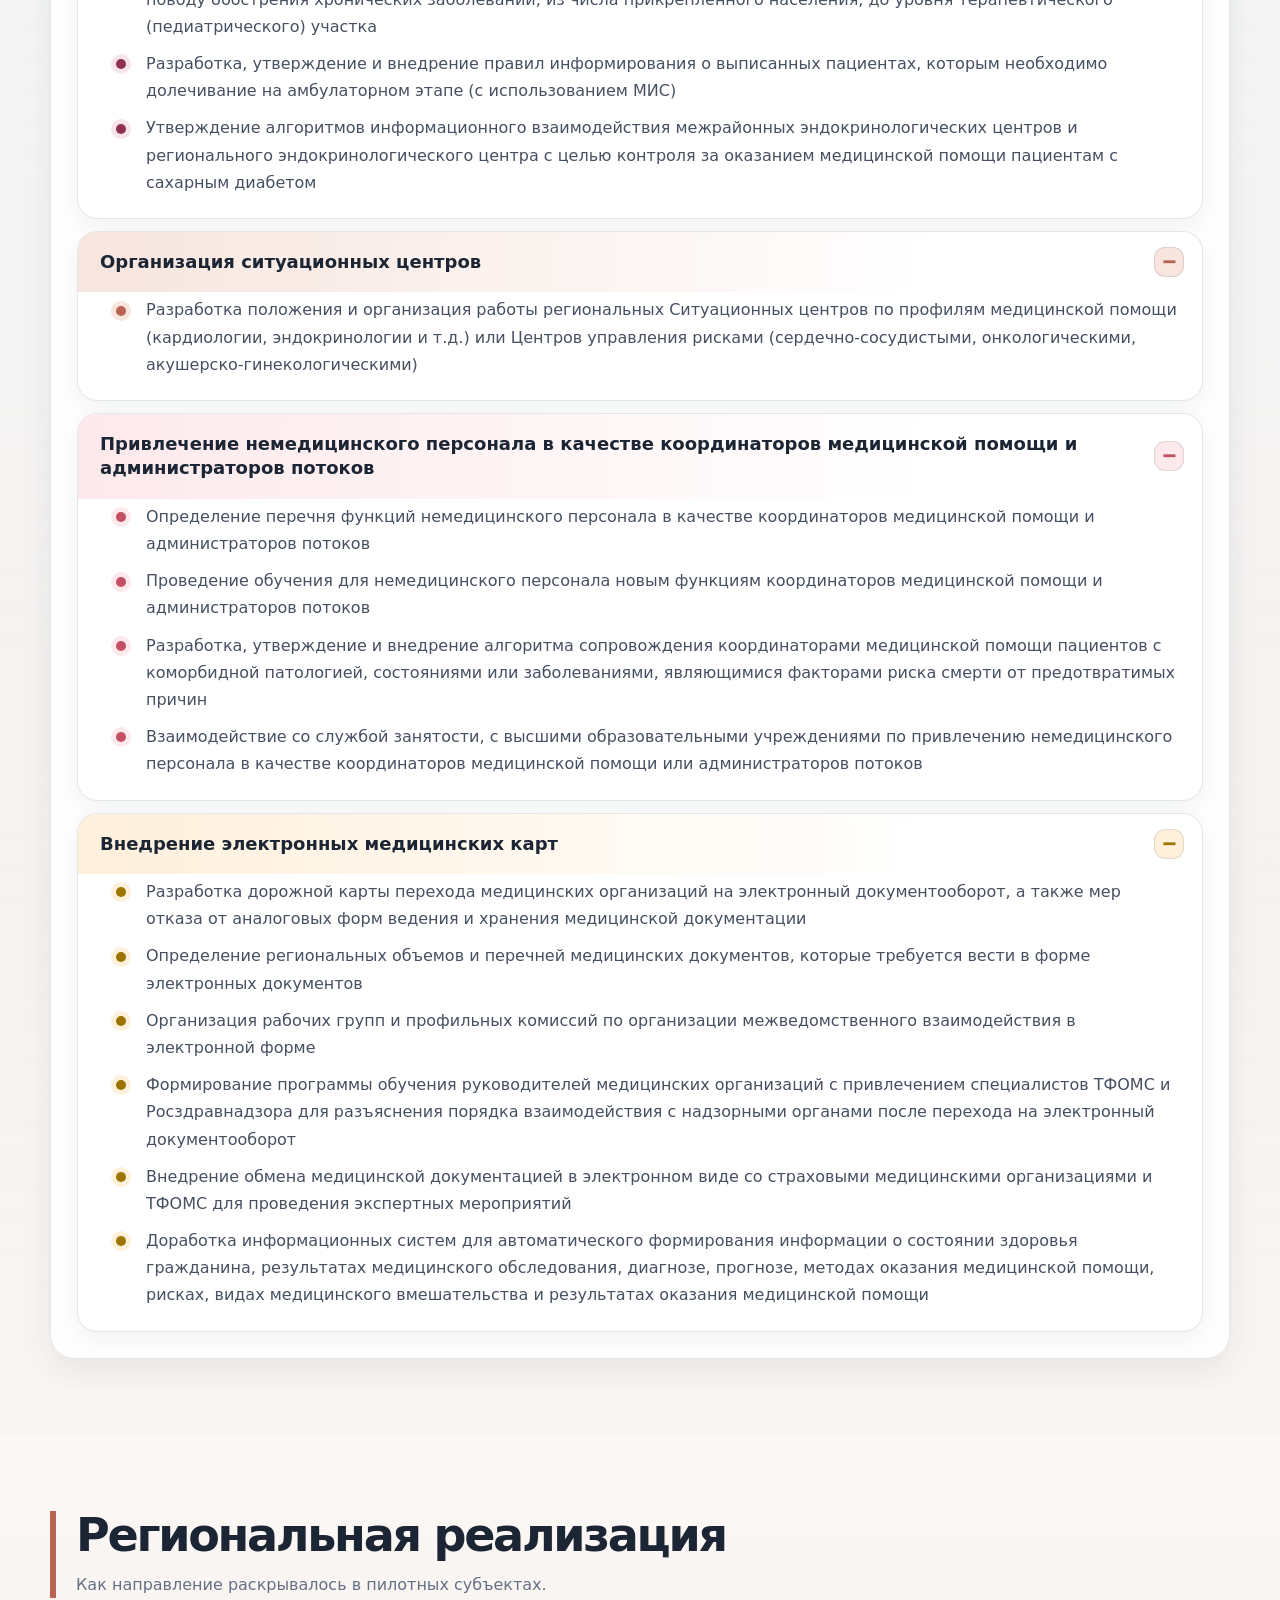
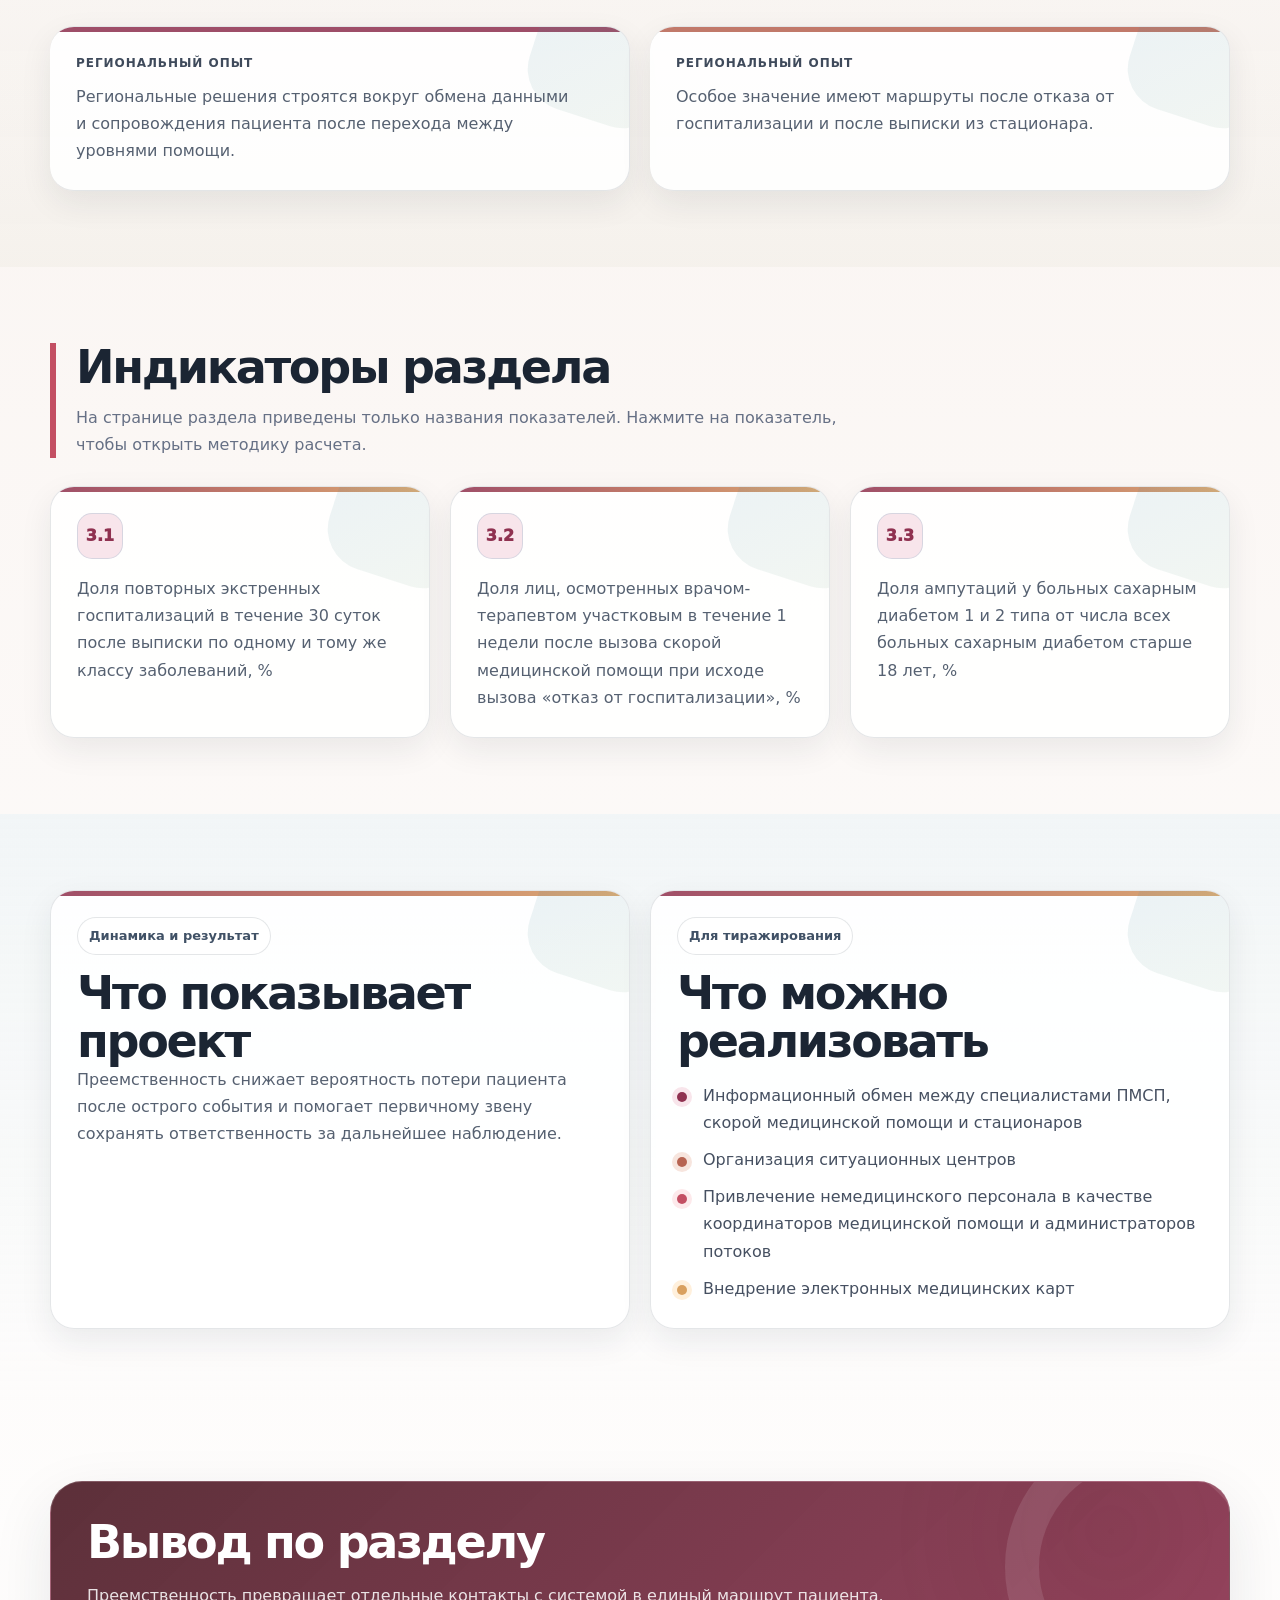
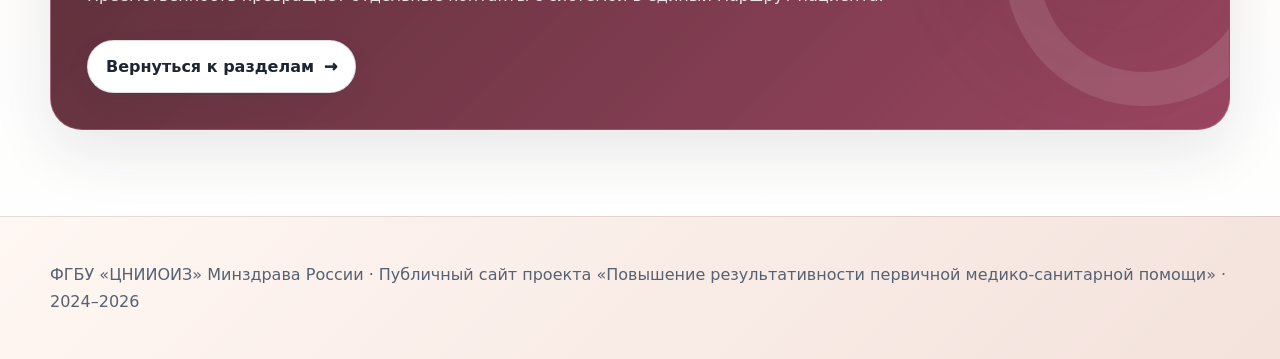
<file: sections/continuity.html>
<!doctype html>
<html lang="ru">
<head>
<meta charset="utf-8">
<meta name="viewport" content="width=device-width, initial-scale=1">
<title>Преемственность при оказании медицинской помощи — ПМСП</title>
<link rel="stylesheet" href="../style.css?v=20260710-1213">
</head>
<body>
<header class="top"><div class="container nav"><a class="brand" href="../index.html"><span>П</span><span>ПМСП 2024–2026</span></a><nav class="menu"><a href="../index.html">Главная</a><a href="../part1.html">Разделы проекта</a><a href="../criteria.html">Критерии</a><a href="../best-practices.html">Лучшие практики</a><a href="../index.html#materials">Материалы</a></nav></div></header>
<main>
<section class="hero section-page-hero"><div class="container hero-grid"><div><div class="eyebrow">Раздел 3 · образ результата ПМСП</div><h1>Преемственность при оказании медицинской помощи</h1><p class="lead">Пациент должен переходить между уровнями помощи без потери информации, времени и ответственности за результат.</p><div class="actions"><a class="btn primary" href="../part1.html">Ко всем разделам</a><a class="btn" href="../best-practices.html">Лучшие практики</a></div></div></div></section>
<section id="challenge"><div class="container"><div class="grid two"><article class="card"><span class="pill">Управленческий вызов</span><h2>Почему это важно</h2><p>Непрерывность оказания медицинской помощи является одним из важнейших условий достижения положительного результата лечения. Нарушение преемственности приводит к задержке диагностики и начала лечения, повторному проведению исследований, медицинским ошибкам и требует стандартизации и автоматизации передачи сведений между медицинскими работниками.</p></article><article class="card" id="target"><span class="pill">Целевая характеристика</span><h2>Какой результат нужен</h2><p>Оказание помощи организовано как непрерывный процесс с передачей информации и понятной ответственностью между уровнями системы.</p></article></div></div></section>
<section id="measures"><div class="container"><div class="head"><div><h2>Типовые мероприятия</h2><p class="sub">Нажмите на мероприятие, чтобы раскрыть подробный перечень рекомендуемых к реализации.</p></div></div><div class="card"><div class="measure-list"><details class="measure" open><summary>Информационный обмен между специалистами медицинских организаций, оказывающих ПМСП, службы медицины катастроф и скорой медицинской помощи, стационарных медицинских организаций (внутриведомственный)</summary><ul class="list"><li>Формирование регламента по передаче сведений о вызовах скорой медицинской помощи до уровня терапевтического (педиатрического) участка, к которому прикреплен пациент</li><li>Определение объема сведений, которые необходимо передавать из скорой медицинской помощи и службы медицины катастроф на терапевтический (педиатрический) участок</li><li>Разработка, утверждение и внедрение правил информирования о случаях экстренной госпитализации пациентов по поводу обострения хронических заболеваний, из числа прикрепленного населения, до уровня терапевтического (педиатрического) участка</li><li>Разработка, утверждение и внедрение правил информирования о выписанных пациентах, которым необходимо долечивание на амбулаторном этапе (с использованием МИС)</li><li>Утверждение алгоритмов информационного взаимодействия межрайонных эндокринологических центров и регионального эндокринологического центра с целью контроля за оказанием медицинской помощи пациентам с сахарным диабетом</li></ul></details><details class="measure" open><summary>Организация ситуационных центров</summary><ul class="list"><li>Разработка положения и организация работы региональных Ситуационных центров по профилям медицинской помощи (кардиологии, эндокринологии и т.д.) или Центров управления рисками (сердечно-сосудистыми, онкологическими, акушерско-гинекологическими)</li></ul></details><details class="measure" open><summary>Привлечение немедицинского персонала в качестве координаторов медицинской помощи и администраторов потоков</summary><ul class="list"><li>Определение перечня функций немедицинского персонала в качестве координаторов медицинской помощи и администраторов потоков</li><li>Проведение обучения для немедицинского персонала новым функциям координаторов медицинской помощи и администраторов потоков</li><li>Разработка, утверждение и внедрение алгоритма сопровождения координаторами медицинской помощи пациентов с коморбидной патологией, состояниями или заболеваниями, являющимися факторами риска смерти от предотвратимых причин</li><li>Взаимодействие со службой занятости, с высшими образовательными учреждениями по привлечению немедицинского персонала в качестве координаторов медицинской помощи или администраторов потоков</li></ul></details><details class="measure" open><summary>Внедрение электронных медицинских карт</summary><ul class="list"><li>Разработка дорожной карты перехода медицинских организаций на электронный документооборот, а также мер отказа от аналоговых форм ведения и хранения медицинской документации</li><li>Определение региональных объемов и перечней медицинских документов, которые требуется вести в форме электронных документов</li><li>Организация рабочих групп и профильных комиссий по организации межведомственного взаимодействия в электронной форме</li><li>Формирование программы обучения руководителей медицинских организаций с привлечением специалистов ТФОМС и Росздравнадзора для разъяснения порядка взаимодействия с надзорными органами после перехода на электронный документооборот</li><li>Внедрение обмена медицинской документацией в электронном виде со страховыми медицинскими организациями и ТФОМС для проведения экспертных мероприятий</li><li>Доработка информационных систем для автоматического формирования информации о состоянии здоровья гражданина, результатах медицинского обследования, диагнозе, прогнозе, методах оказания медицинской помощи, рисках, видах медицинского вмешательства и результатах оказания медицинской помощи</li></ul></details></div></div></div></section>
<section id="regions"><div class="container"><div class="head"><div><h2>Региональная реализация</h2><p class="sub">Как направление раскрывалось в пилотных субъектах.</p></div></div><div class="grid two"><article class="card practice"><div class="meta">региональный опыт</div><p>Региональные решения строятся вокруг обмена данными и сопровождения пациента после перехода между уровнями помощи.</p></article><article class="card practice"><div class="meta">региональный опыт</div><p>Особое значение имеют маршруты после отказа от госпитализации и после выписки из стационара.</p></article></div></div></section>
<section id="indicators"><div class="container"><div class="head"><div><h2>Индикаторы раздела</h2><p class="sub">На странице раздела приведены только названия показателей. Нажмите на показатель, чтобы открыть методику расчета.</p></div></div><div class="grid three"><a class="card metric-card metric-link" href="../criteria.html#continuity-1"><div class="num">3.1</div><p>Доля повторных экстренных госпитализаций в течение 30 суток после выписки по одному и тому же классу заболеваний, %</p></a><a class="card metric-card metric-link" href="../criteria.html#continuity-2"><div class="num">3.2</div><p>Доля лиц, осмотренных врачом-терапевтом участковым в течение 1 недели после вызова скорой медицинской помощи при исходе вызова «отказ от госпитализации», %</p></a><a class="card metric-card metric-link" href="../criteria.html#continuity-3"><div class="num">3.3</div><p>Доля ампутаций у больных сахарным диабетом 1 и 2 типа от числа всех больных сахарным диабетом старше 18 лет, %</p></a></div></div></section>
<section id="result"><div class="container"><div class="grid two"><article class="card"><span class="pill">Динамика и результат</span><h2>Что показывает проект</h2><p>Преемственность снижает вероятность потери пациента после острого события и помогает первичному звену сохранять ответственность за дальнейшее наблюдение.</p></article><article class="card"><span class="pill">Для тиражирования</span><h2>Что можно реализовать</h2><ul class="list"><li>Информационный обмен между специалистами ПМСП, скорой медицинской помощи и стационаров</li><li>Организация ситуационных центров</li><li>Привлечение немедицинского персонала в качестве координаторов медицинской помощи и администраторов потоков</li><li>Внедрение электронных медицинских карт</li></ul></article></div></div></section>
<section><div class="container"><div class="quote"><h2>Вывод по разделу</h2><p>Преемственность превращает отдельные контакты с системой в единый маршрут пациента.</p><div class="actions"><a class="btn" href="../part1.html">Вернуться к разделам</a></div></div></div></section>
</main>
<footer class="footer"><div class="container">ФГБУ «ЦНИИОИЗ» Минздрава России · Публичный сайт проекта «Повышение результативности первичной медико-санитарной помощи» · 2024–2026</div></footer>

</body>
</html>
</file>
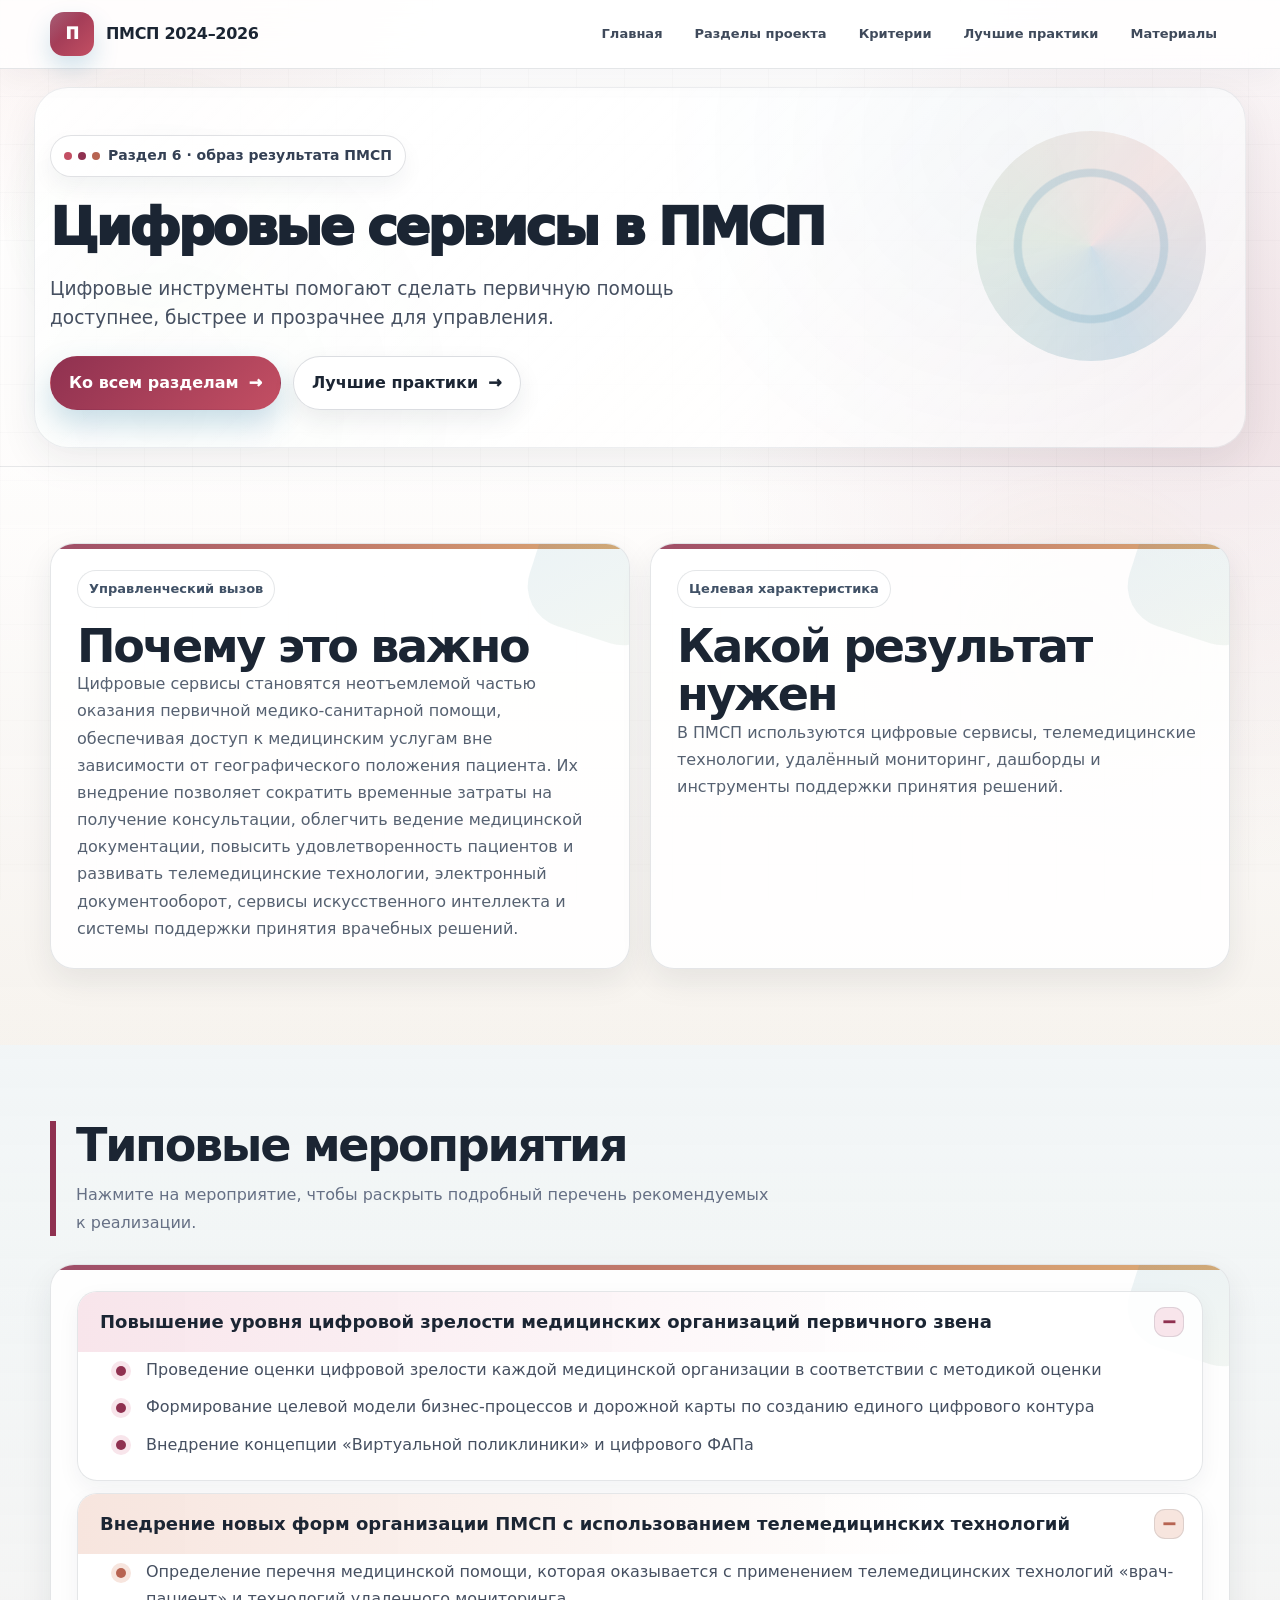
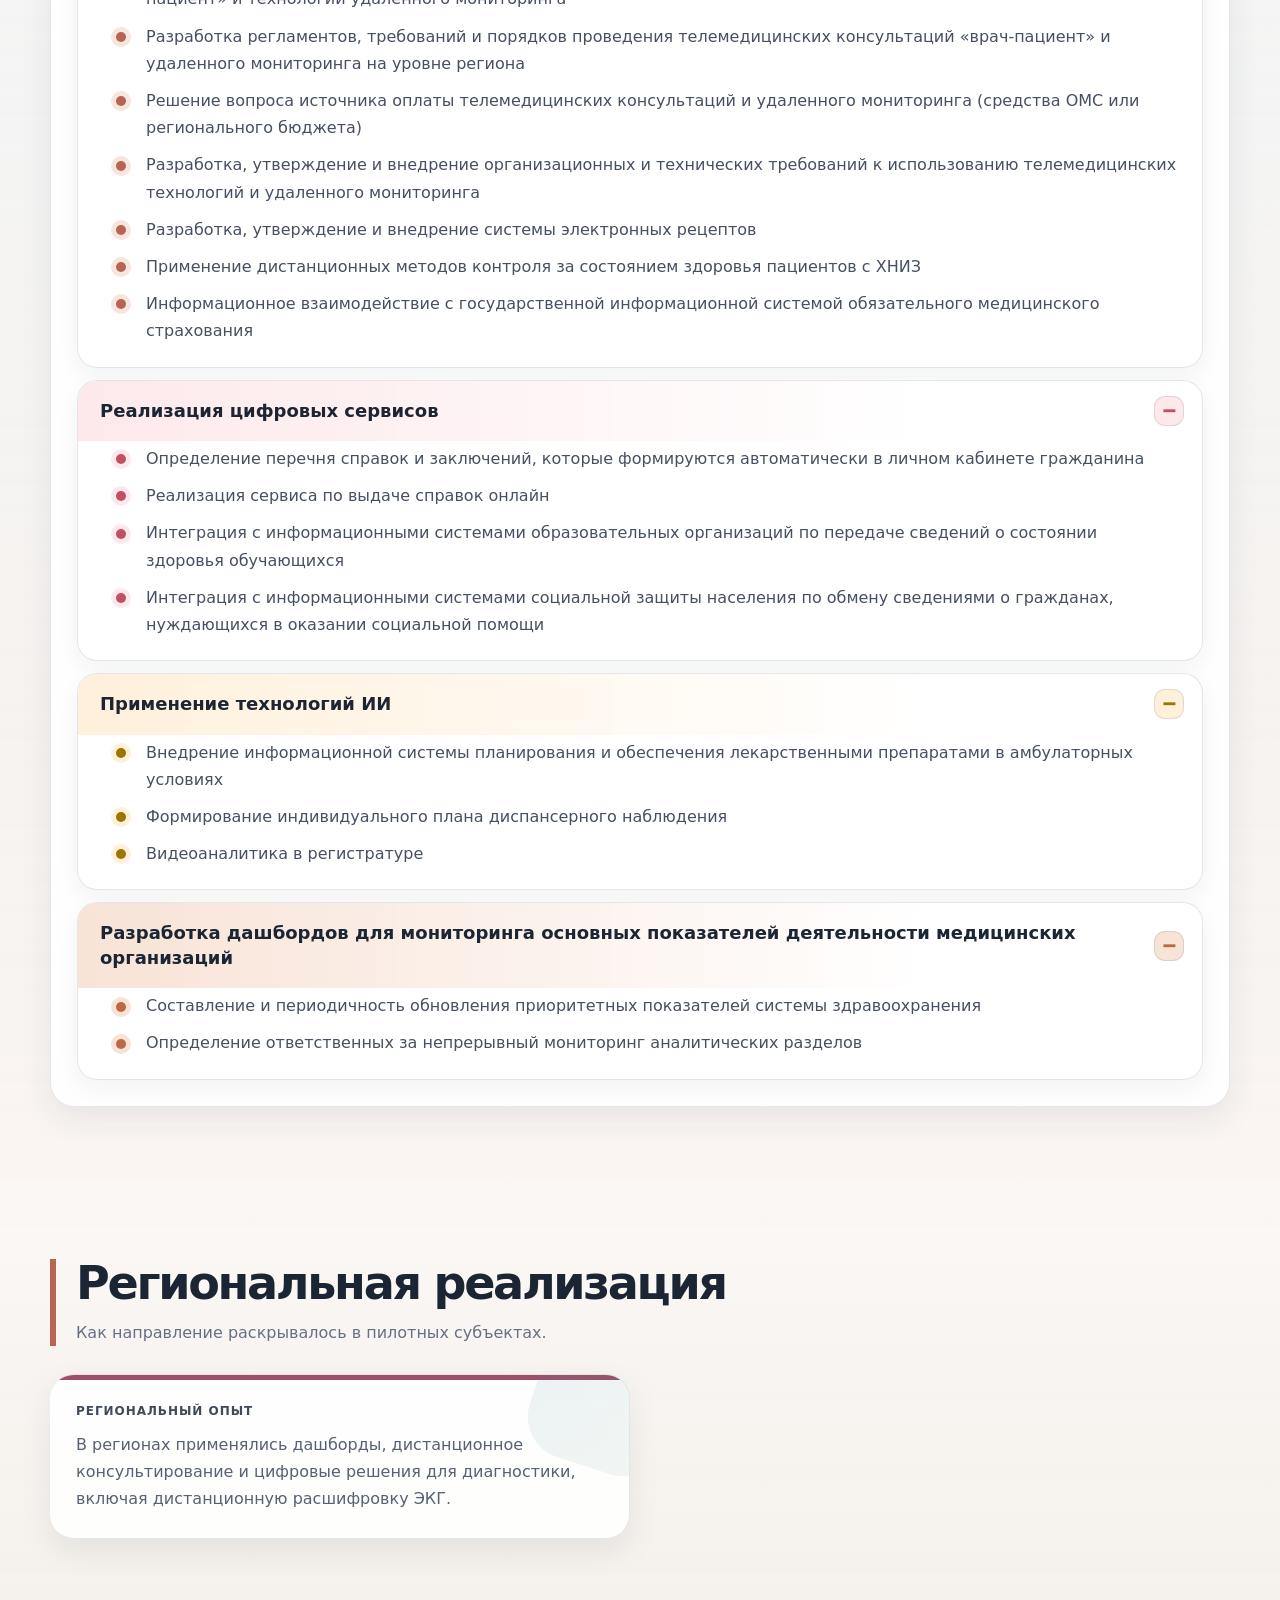
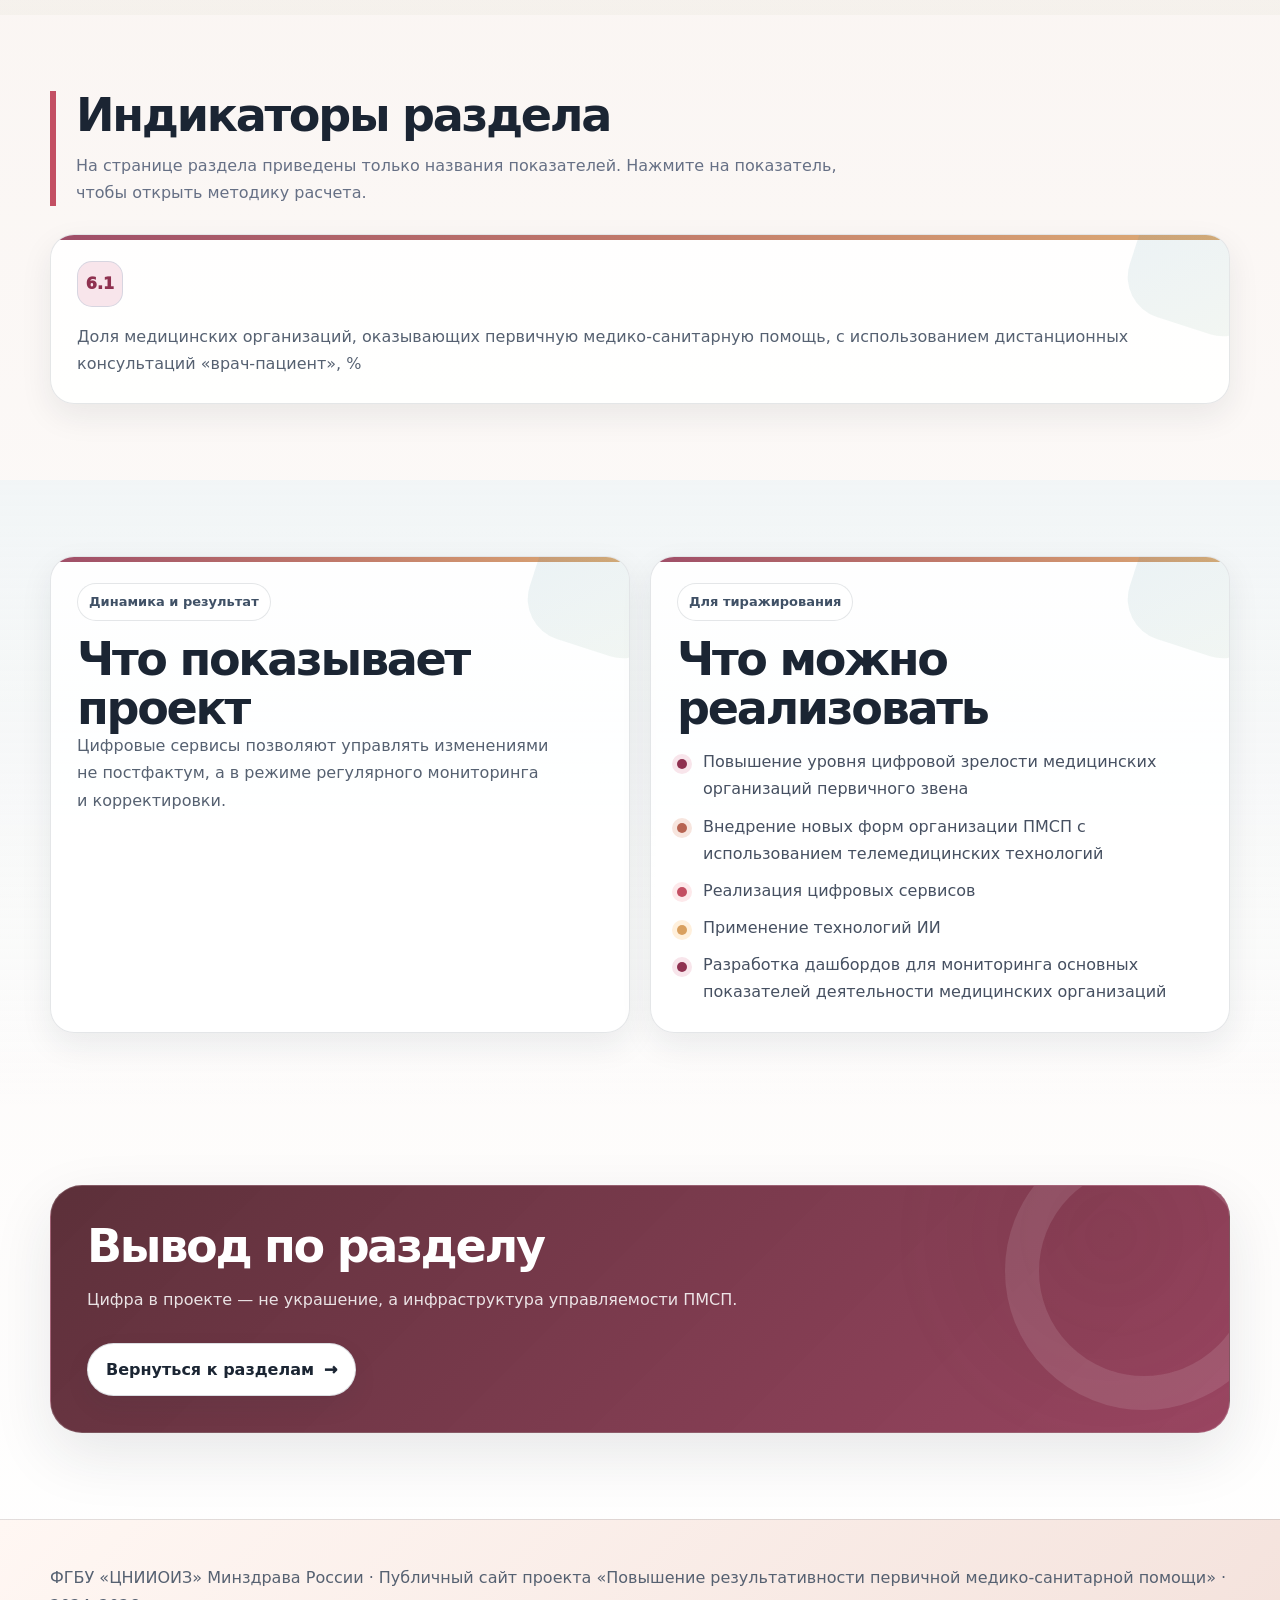
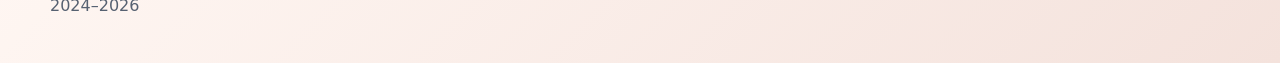
<file: sections/digital.html>
<!doctype html>
<html lang="ru">
<head>
<meta charset="utf-8">
<meta name="viewport" content="width=device-width, initial-scale=1">
<title>Цифровые сервисы в ПМСП — ПМСП</title>
<link rel="stylesheet" href="../style.css?v=20260710-1213">
</head>
<body>
<header class="top"><div class="container nav"><a class="brand" href="../index.html"><span>П</span><span>ПМСП 2024–2026</span></a><nav class="menu"><a href="../index.html">Главная</a><a href="../part1.html">Разделы проекта</a><a href="../criteria.html">Критерии</a><a href="../best-practices.html">Лучшие практики</a><a href="../index.html#materials">Материалы</a></nav></div></header>
<main>
<section class="hero section-page-hero"><div class="container hero-grid"><div><div class="eyebrow">Раздел 6 · образ результата ПМСП</div><h1>Цифровые сервисы в ПМСП</h1><p class="lead">Цифровые инструменты помогают сделать первичную помощь доступнее, быстрее и прозрачнее для управления.</p><div class="actions"><a class="btn primary" href="../part1.html">Ко всем разделам</a><a class="btn" href="../best-practices.html">Лучшие практики</a></div></div></div></section>
<section id="challenge"><div class="container"><div class="grid two"><article class="card"><span class="pill">Управленческий вызов</span><h2>Почему это важно</h2><p>Цифровые сервисы становятся неотъемлемой частью оказания первичной медико-санитарной помощи, обеспечивая доступ к медицинским услугам вне зависимости от географического положения пациента. Их внедрение позволяет сократить временные затраты на получение консультации, облегчить ведение медицинской документации, повысить удовлетворенность пациентов и развивать телемедицинские технологии, электронный документооборот, сервисы искусственного интеллекта и системы поддержки принятия врачебных решений.</p></article><article class="card" id="target"><span class="pill">Целевая характеристика</span><h2>Какой результат нужен</h2><p>В ПМСП используются цифровые сервисы, телемедицинские технологии, удалённый мониторинг, дашборды и инструменты поддержки принятия решений.</p></article></div></div></section>
<section id="measures"><div class="container"><div class="head"><div><h2>Типовые мероприятия</h2><p class="sub">Нажмите на мероприятие, чтобы раскрыть подробный перечень рекомендуемых к реализации.</p></div></div><div class="card"><div class="measure-list"><details class="measure" open><summary>Повышение уровня цифровой зрелости медицинских организаций первичного звена</summary><ul class="list"><li>Проведение оценки цифровой зрелости каждой медицинской организации в соответствии с методикой оценки</li><li>Формирование целевой модели бизнес-процессов и дорожной карты по созданию единого цифрового контура</li><li>Внедрение концепции «Виртуальной поликлиники» и цифрового ФАПа</li></ul></details><details class="measure" open><summary>Внедрение новых форм организации ПМСП с использованием телемедицинских технологий</summary><ul class="list"><li>Определение перечня медицинской помощи, которая оказывается с применением телемедицинских технологий «врач-пациент» и технологий удаленного мониторинга</li><li>Разработка регламентов, требований и порядков проведения телемедицинских консультаций «врач-пациент» и удаленного мониторинга на уровне региона</li><li>Решение вопроса источника оплаты телемедицинских консультаций и удаленного мониторинга (средства ОМС или регионального бюджета)</li><li>Разработка, утверждение и внедрение организационных и технических требований к использованию телемедицинских технологий и удаленного мониторинга</li><li>Разработка, утверждение и внедрение системы электронных рецептов</li><li>Применение дистанционных методов контроля за состоянием здоровья пациентов с ХНИЗ</li><li>Информационное взаимодействие с государственной информационной системой обязательного медицинского страхования</li></ul></details><details class="measure" open><summary>Реализация цифровых сервисов</summary><ul class="list"><li>Определение перечня справок и заключений, которые формируются автоматически в личном кабинете гражданина</li><li>Реализация сервиса по выдаче справок онлайн</li><li>Интеграция с информационными системами образовательных организаций по передаче сведений о состоянии здоровья обучающихся</li><li>Интеграция с информационными системами социальной защиты населения по обмену сведениями о гражданах, нуждающихся в оказании социальной помощи</li></ul></details><details class="measure" open><summary>Применение технологий ИИ</summary><ul class="list"><li>Внедрение информационной системы планирования и обеспечения лекарственными препаратами в амбулаторных условиях</li><li>Формирование индивидуального плана диспансерного наблюдения</li><li>Видеоаналитика в регистратуре</li></ul></details><details class="measure" open><summary>Разработка дашбордов для мониторинга основных показателей деятельности медицинских организаций</summary><ul class="list"><li>Составление и периодичность обновления приоритетных показателей системы здравоохранения</li><li>Определение ответственных за непрерывный мониторинг аналитических разделов</li></ul></details></div></div></div></section>
<section id="regions"><div class="container"><div class="head"><div><h2>Региональная реализация</h2><p class="sub">Как направление раскрывалось в пилотных субъектах.</p></div></div><div class="grid two"><article class="card practice"><div class="meta">региональный опыт</div><p>В регионах применялись дашборды, дистанционное консультирование и цифровые решения для диагностики, включая дистанционную расшифровку ЭКГ.</p></article></div></div></section>
<section id="indicators"><div class="container"><div class="head"><div><h2>Индикаторы раздела</h2><p class="sub">На странице раздела приведены только названия показателей. Нажмите на показатель, чтобы открыть методику расчета.</p></div></div><div class="grid one"><a class="card metric-card metric-link" href="../criteria.html#digital-1"><div class="num">6.1</div><p>Доля медицинских организаций, оказывающих первичную медико-санитарную помощь, с использованием дистанционных консультаций «врач-пациент», %</p></a></div></div></section>
<section id="result"><div class="container"><div class="grid two"><article class="card"><span class="pill">Динамика и результат</span><h2>Что показывает проект</h2><p>Цифровые сервисы позволяют управлять изменениями не постфактум, а в режиме регулярного мониторинга и корректировки.</p></article><article class="card"><span class="pill">Для тиражирования</span><h2>Что можно реализовать</h2><ul class="list"><li>Повышение уровня цифровой зрелости медицинских организаций первичного звена</li><li>Внедрение новых форм организации ПМСП с использованием телемедицинских технологий</li><li>Реализация цифровых сервисов</li><li>Применение технологий ИИ</li><li>Разработка дашбордов для мониторинга основных показателей деятельности медицинских организаций</li></ul></article></div></div></section>
<section><div class="container"><div class="quote"><h2>Вывод по разделу</h2><p>Цифра в проекте — не украшение, а инфраструктура управляемости ПМСП.</p><div class="actions"><a class="btn" href="../part1.html">Вернуться к разделам</a></div></div></div></section>
</main>
<footer class="footer"><div class="container">ФГБУ «ЦНИИОИЗ» Минздрава России · Публичный сайт проекта «Повышение результативности первичной медико-санитарной помощи» · 2024–2026</div></footer>

</body>
</html>
</file>
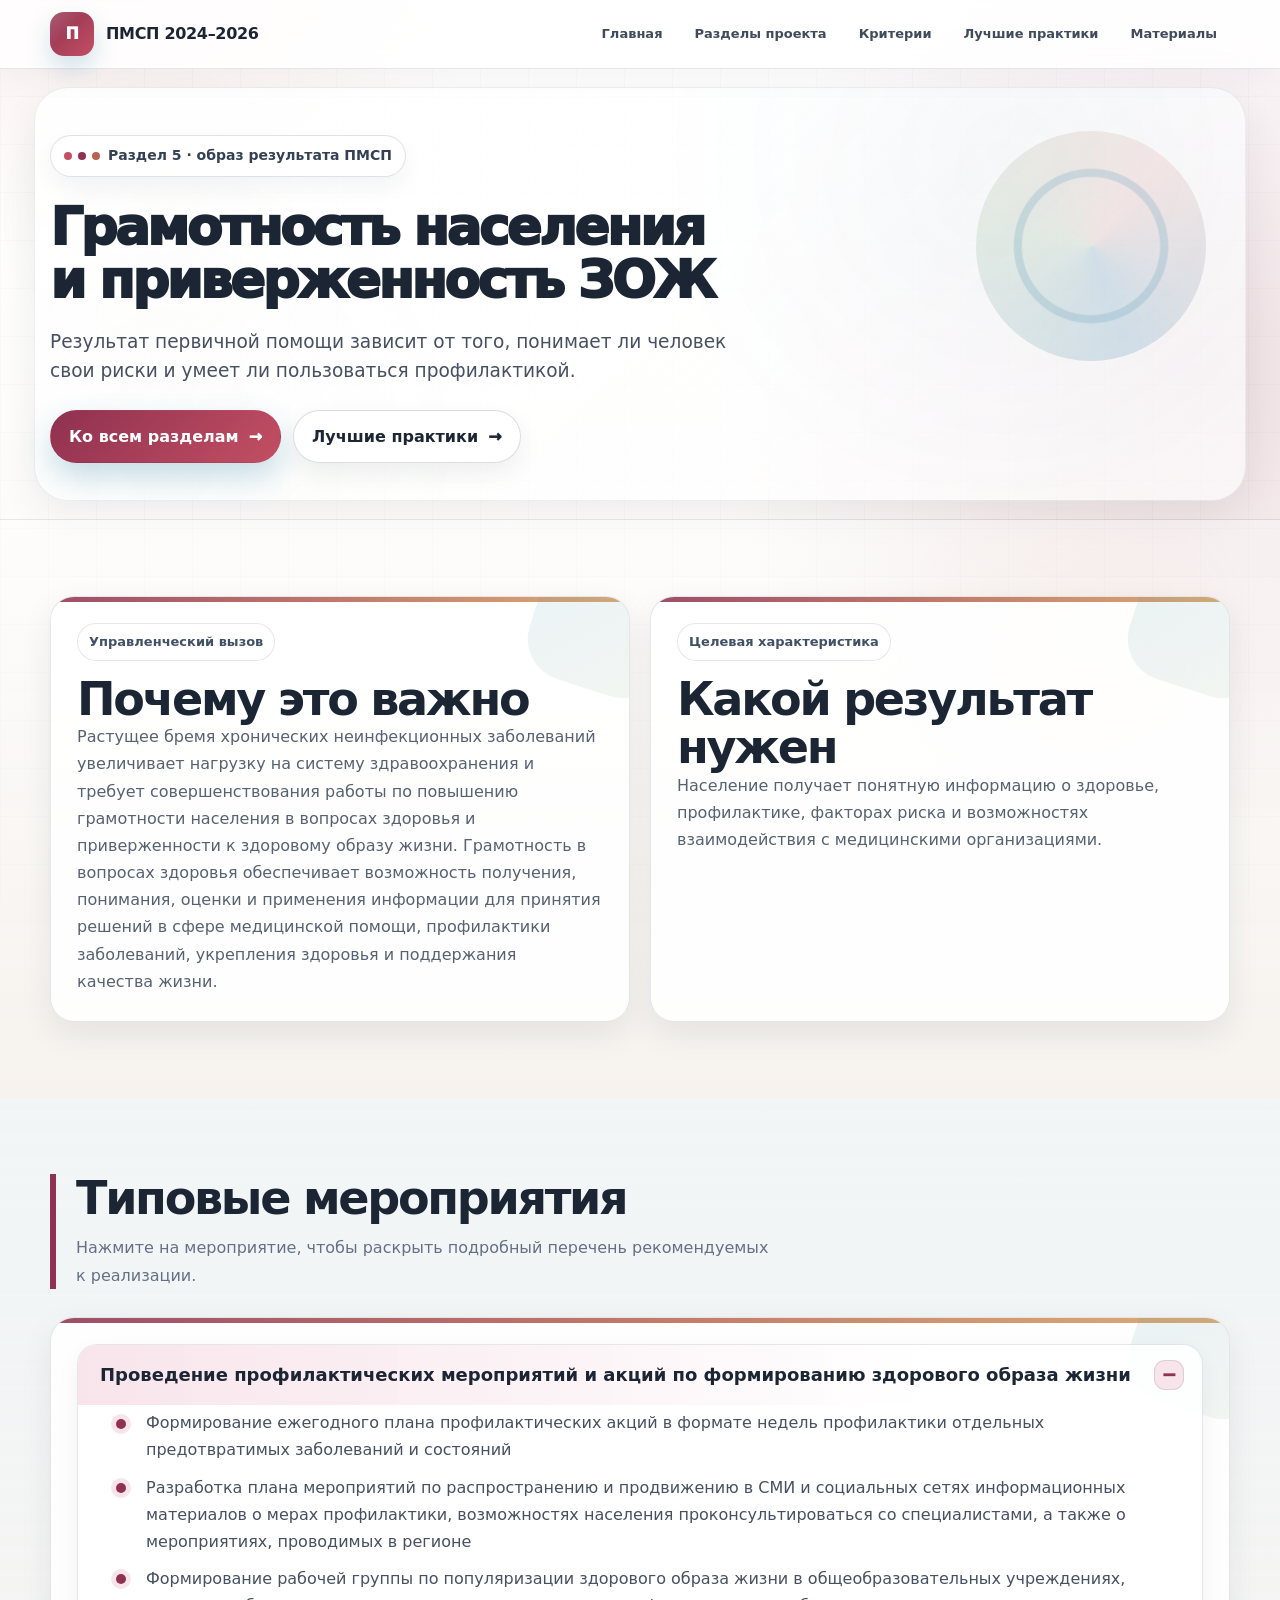
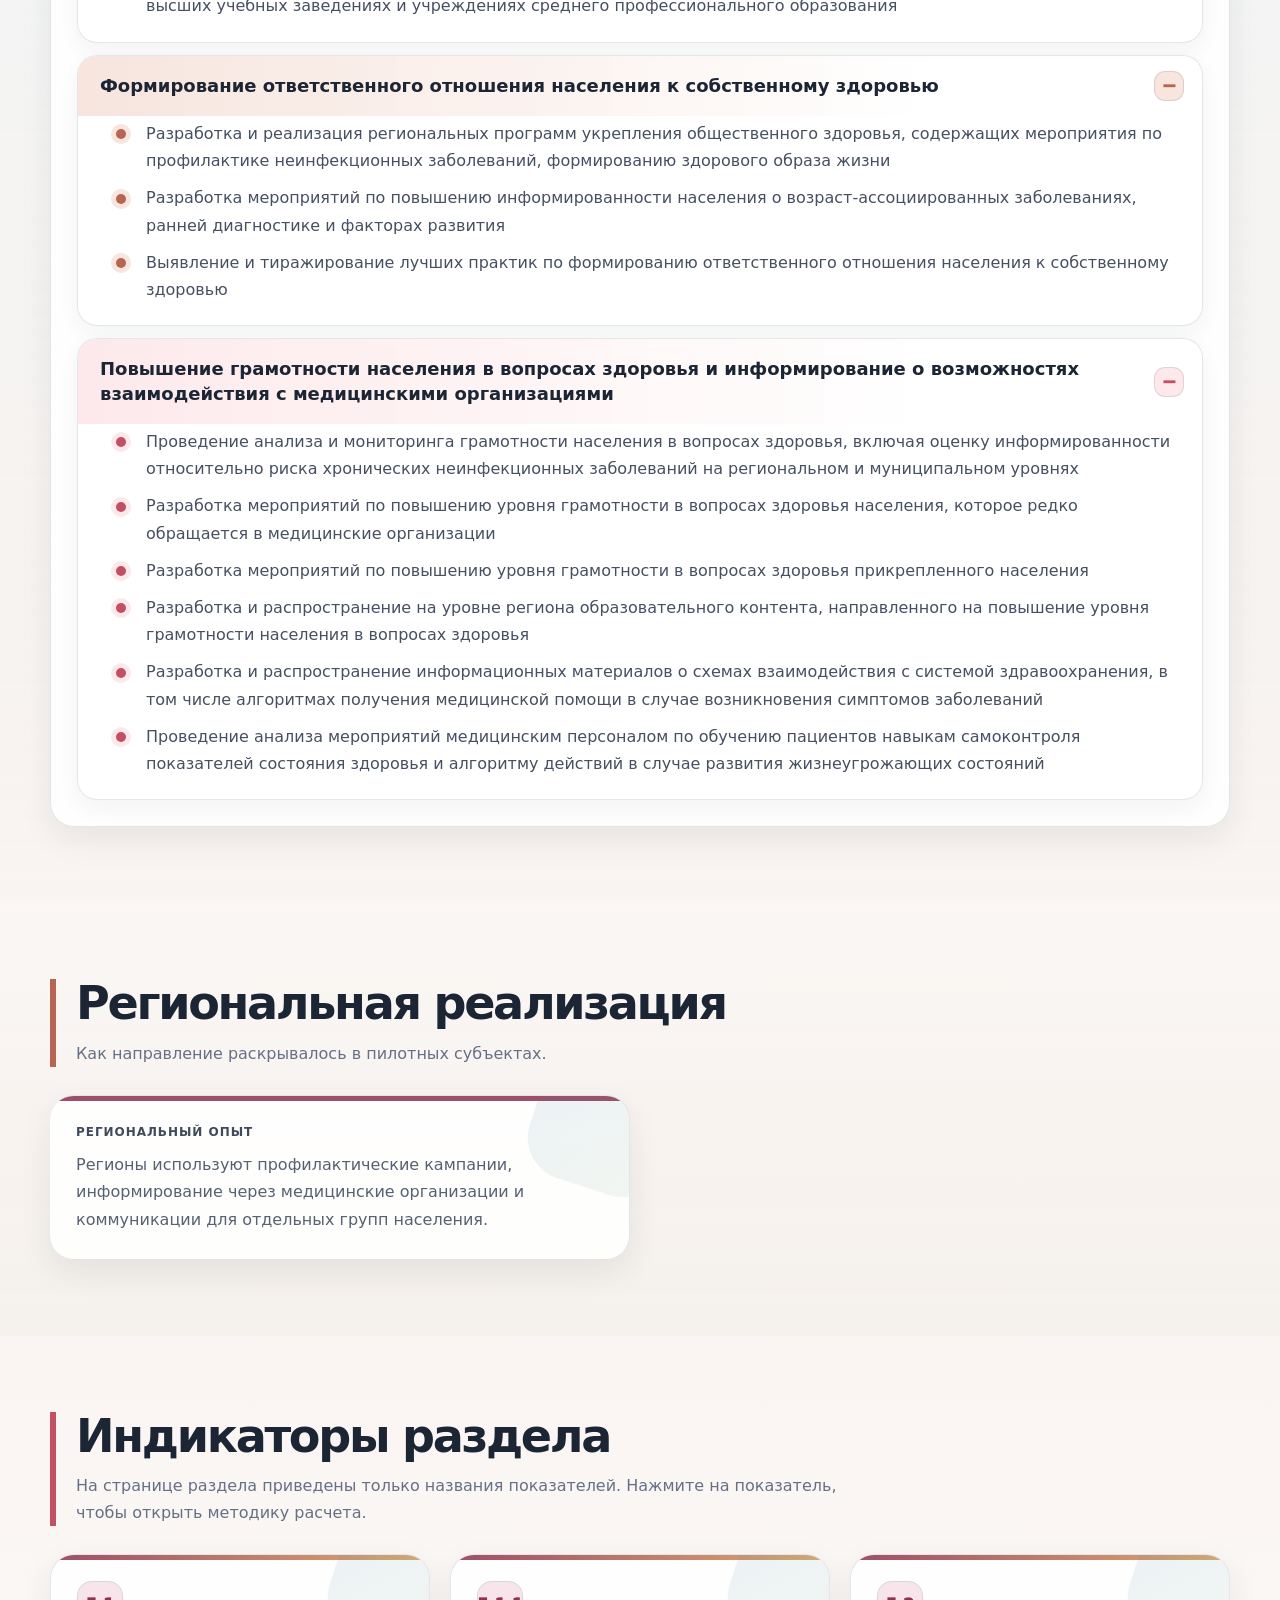
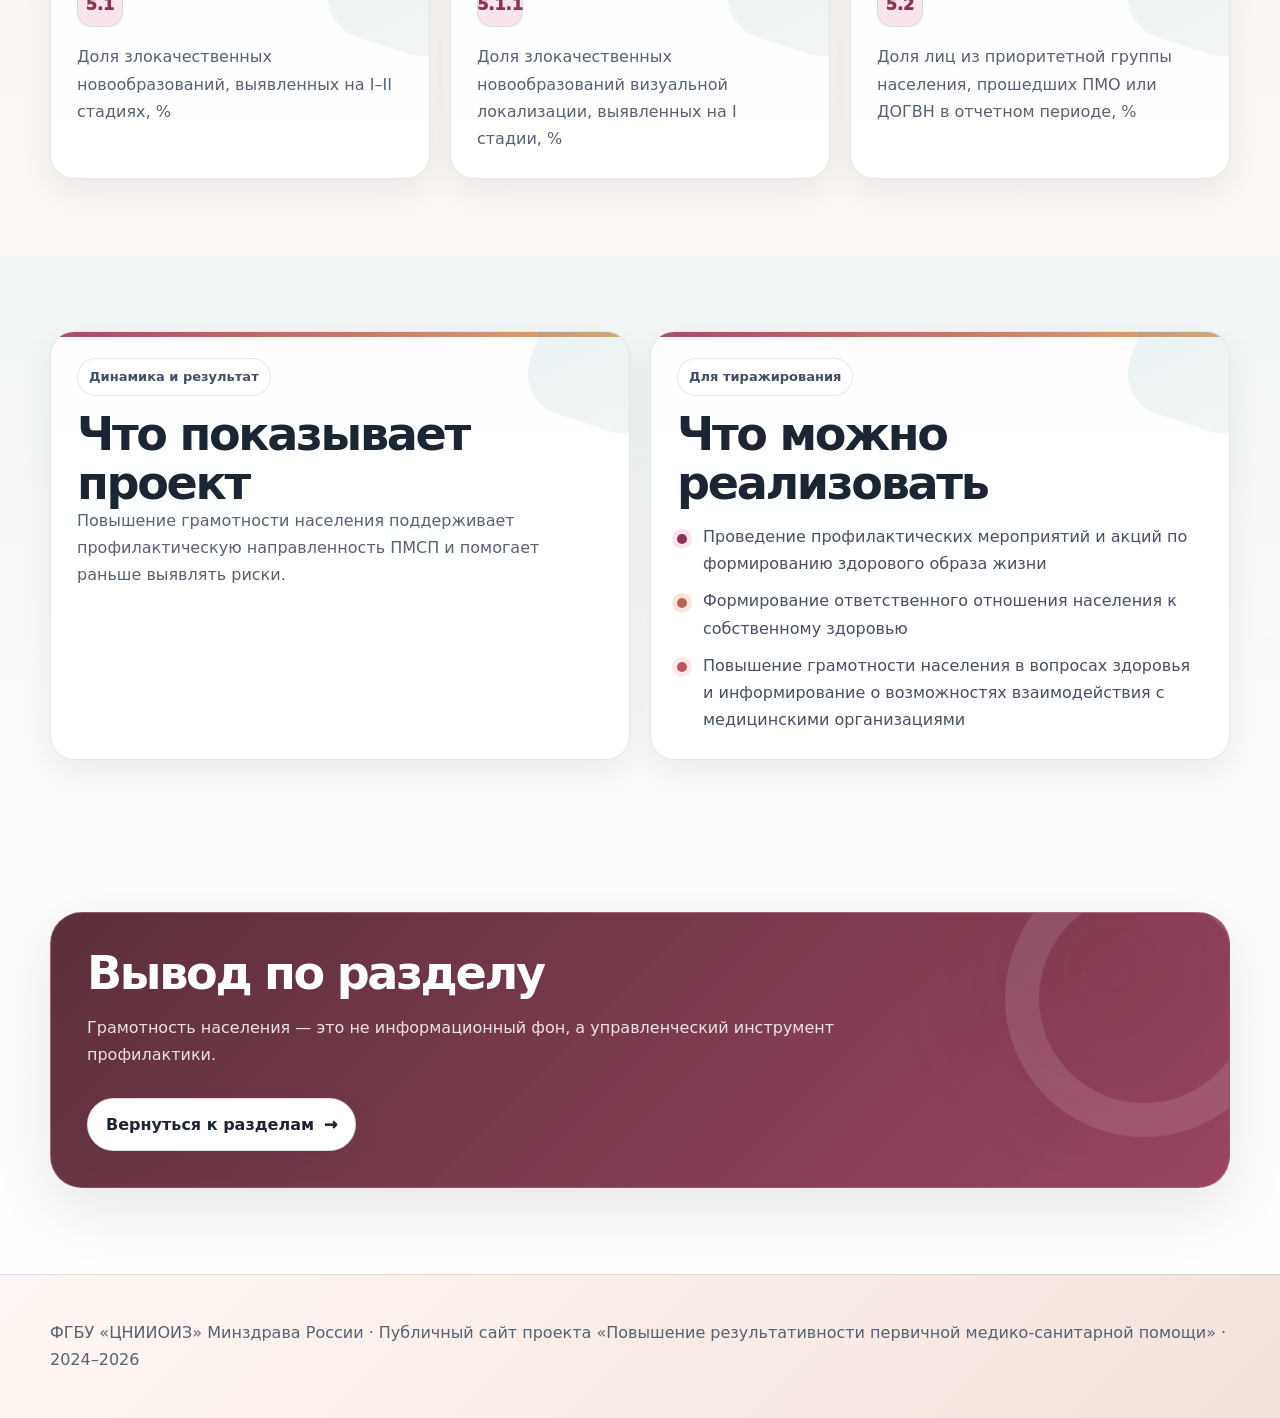
<file: sections/health-literacy.html>
<!doctype html>
<html lang="ru">
<head>
<meta charset="utf-8">
<meta name="viewport" content="width=device-width, initial-scale=1">
<title>Грамотность населения и приверженность ЗОЖ — ПМСП</title>
<link rel="stylesheet" href="../style.css?v=20260710-1213">
</head>
<body>
<header class="top"><div class="container nav"><a class="brand" href="../index.html"><span>П</span><span>ПМСП 2024–2026</span></a><nav class="menu"><a href="../index.html">Главная</a><a href="../part1.html">Разделы проекта</a><a href="../criteria.html">Критерии</a><a href="../best-practices.html">Лучшие практики</a><a href="../index.html#materials">Материалы</a></nav></div></header>
<main>
<section class="hero section-page-hero"><div class="container hero-grid"><div><div class="eyebrow">Раздел 5 · образ результата ПМСП</div><h1>Грамотность населения и приверженность ЗОЖ</h1><p class="lead">Результат первичной помощи зависит от того, понимает ли человек свои риски и умеет ли пользоваться профилактикой.</p><div class="actions"><a class="btn primary" href="../part1.html">Ко всем разделам</a><a class="btn" href="../best-practices.html">Лучшие практики</a></div></div></div></section>
<section id="challenge"><div class="container"><div class="grid two"><article class="card"><span class="pill">Управленческий вызов</span><h2>Почему это важно</h2><p>Растущее бремя хронических неинфекционных заболеваний увеличивает нагрузку на систему здравоохранения и требует совершенствования работы по повышению грамотности населения в вопросах здоровья и приверженности к здоровому образу жизни. Грамотность в вопросах здоровья обеспечивает возможность получения, понимания, оценки и применения информации для принятия решений в сфере медицинской помощи, профилактики заболеваний, укрепления здоровья и поддержания качества жизни.</p></article><article class="card" id="target"><span class="pill">Целевая характеристика</span><h2>Какой результат нужен</h2><p>Население получает понятную информацию о здоровье, профилактике, факторах риска и возможностях взаимодействия с медицинскими организациями.</p></article></div></div></section>
<section id="measures"><div class="container"><div class="head"><div><h2>Типовые мероприятия</h2><p class="sub">Нажмите на мероприятие, чтобы раскрыть подробный перечень рекомендуемых к реализации.</p></div></div><div class="card"><div class="measure-list"><details class="measure" open><summary>Проведение профилактических мероприятий и акций по формированию здорового образа жизни</summary><ul class="list"><li>Формирование ежегодного плана профилактических акций в формате недель профилактики отдельных предотвратимых заболеваний и состояний</li><li>Разработка плана мероприятий по распространению и продвижению в СМИ и социальных сетях информационных материалов о мерах профилактики, возможностях населения проконсультироваться со специалистами, а также о мероприятиях, проводимых в регионе</li><li>Формирование рабочей группы по популяризации здорового образа жизни в общеобразовательных учреждениях, высших учебных заведениях и учреждениях среднего профессионального образования</li></ul></details><details class="measure" open><summary>Формирование ответственного отношения населения к собственному здоровью</summary><ul class="list"><li>Разработка и реализация региональных программ укрепления общественного здоровья, содержащих мероприятия по профилактике неинфекционных заболеваний, формированию здорового образа жизни</li><li>Разработка мероприятий по повышению информированности населения о возраст-ассоциированных заболеваниях, ранней диагностике и факторах развития</li><li>Выявление и тиражирование лучших практик по формированию ответственного отношения населения к собственному здоровью</li></ul></details><details class="measure" open><summary>Повышение грамотности населения в вопросах здоровья и информирование о возможностях взаимодействия с медицинскими организациями</summary><ul class="list"><li>Проведение анализа и мониторинга грамотности населения в вопросах здоровья, включая оценку информированности относительно риска хронических неинфекционных заболеваний на региональном и муниципальном уровнях</li><li>Разработка мероприятий по повышению уровня грамотности в вопросах здоровья населения, которое редко обращается в медицинские организации</li><li>Разработка мероприятий по повышению уровня грамотности в вопросах здоровья прикрепленного населения</li><li>Разработка и распространение на уровне региона образовательного контента, направленного на повышение уровня грамотности населения в вопросах здоровья</li><li>Разработка и распространение информационных материалов о схемах взаимодействия с системой здравоохранения, в том числе алгоритмах получения медицинской помощи в случае возникновения симптомов заболеваний</li><li>Проведение анализа мероприятий медицинским персоналом по обучению пациентов навыкам самоконтроля показателей состояния здоровья и алгоритму действий в случае развития жизнеугрожающих состояний</li></ul></details></div></div></div></section>
<section id="regions"><div class="container"><div class="head"><div><h2>Региональная реализация</h2><p class="sub">Как направление раскрывалось в пилотных субъектах.</p></div></div><div class="grid two"><article class="card practice"><div class="meta">региональный опыт</div><p>Регионы используют профилактические кампании, информирование через медицинские организации и коммуникации для отдельных групп населения.</p></article></div></div></section>
<section id="indicators"><div class="container"><div class="head"><div><h2>Индикаторы раздела</h2><p class="sub">На странице раздела приведены только названия показателей. Нажмите на показатель, чтобы открыть методику расчета.</p></div></div><div class="grid three"><a class="card metric-card metric-link" href="../criteria.html#literacy-1"><div class="num">5.1</div><p>Доля злокачественных новообразований, выявленных на I–II стадиях, %</p></a><a class="card metric-card metric-link" href="../criteria.html#literacy-2"><div class="num">5.1.1</div><p>Доля злокачественных новообразований визуальной локализации, выявленных на I стадии, %</p></a><a class="card metric-card metric-link" href="../criteria.html#literacy-3"><div class="num">5.2</div><p>Доля лиц из приоритетной группы населения, прошедших ПМО или ДОГВН в отчетном периоде, %</p></a></div></div></section>
<section id="result"><div class="container"><div class="grid two"><article class="card"><span class="pill">Динамика и результат</span><h2>Что показывает проект</h2><p>Повышение грамотности населения поддерживает профилактическую направленность ПМСП и помогает раньше выявлять риски.</p></article><article class="card"><span class="pill">Для тиражирования</span><h2>Что можно реализовать</h2><ul class="list"><li>Проведение профилактических мероприятий и акций по формированию здорового образа жизни</li><li>Формирование ответственного отношения населения к собственному здоровью</li><li>Повышение грамотности населения в вопросах здоровья и информирование о возможностях взаимодействия с медицинскими организациями</li></ul></article></div></div></section>
<section><div class="container"><div class="quote"><h2>Вывод по разделу</h2><p>Грамотность населения — это не информационный фон, а управленческий инструмент профилактики.</p><div class="actions"><a class="btn" href="../part1.html">Вернуться к разделам</a></div></div></div></section>
</main>
<footer class="footer"><div class="container">ФГБУ «ЦНИИОИЗ» Минздрава России · Публичный сайт проекта «Повышение результативности первичной медико-санитарной помощи» · 2024–2026</div></footer>

</body>
</html>
</file>
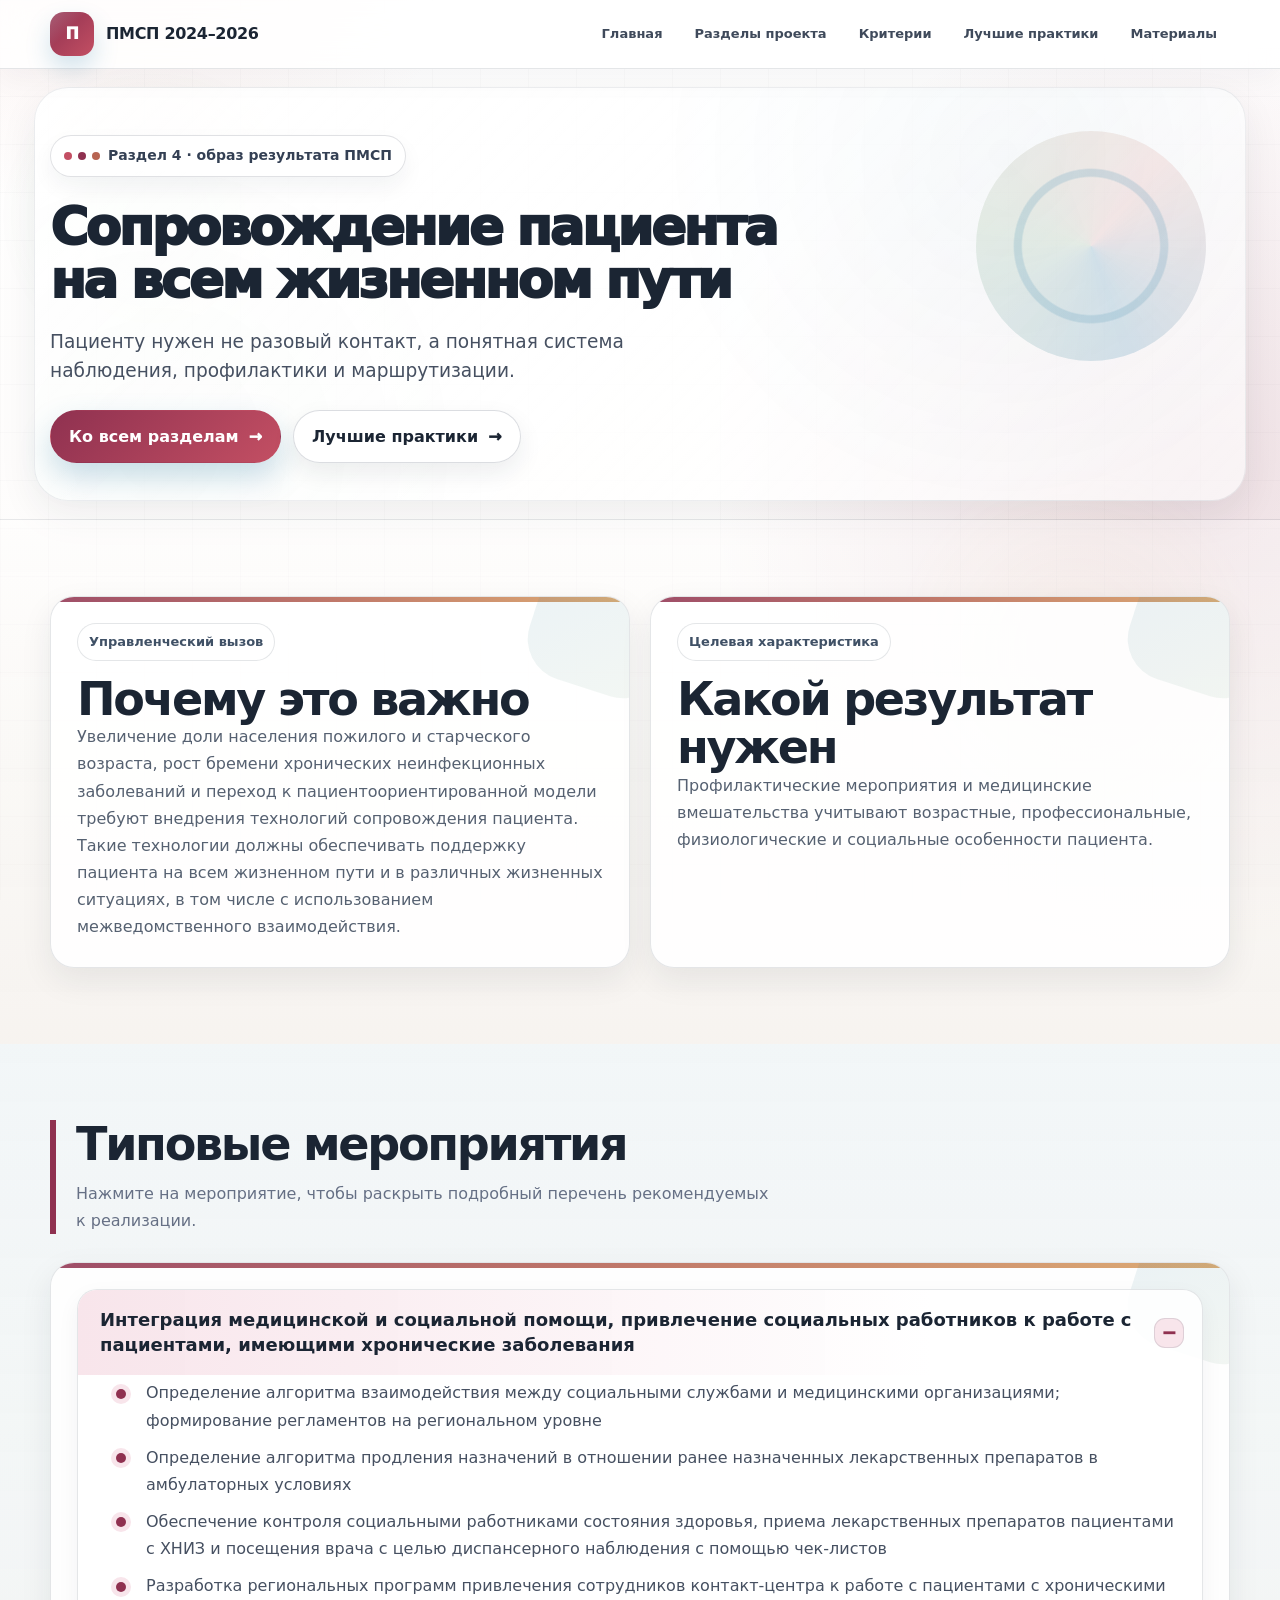
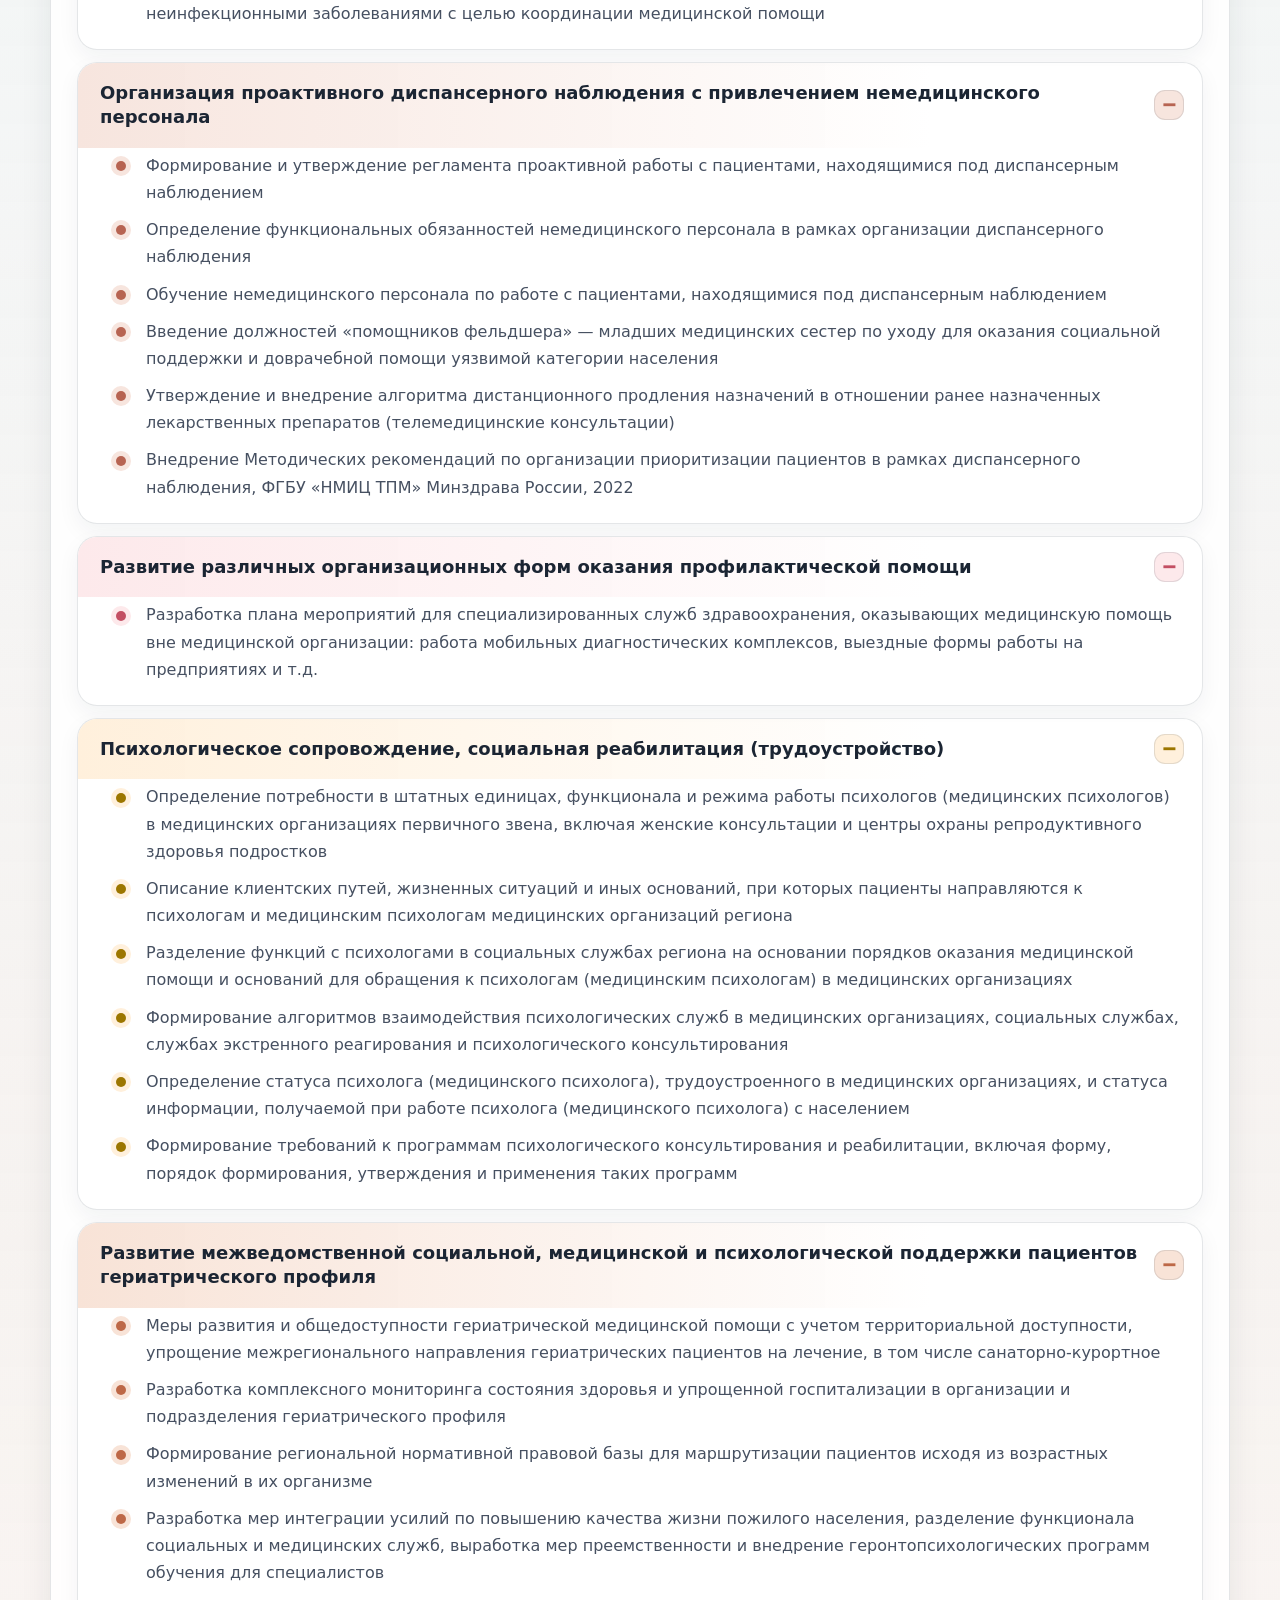
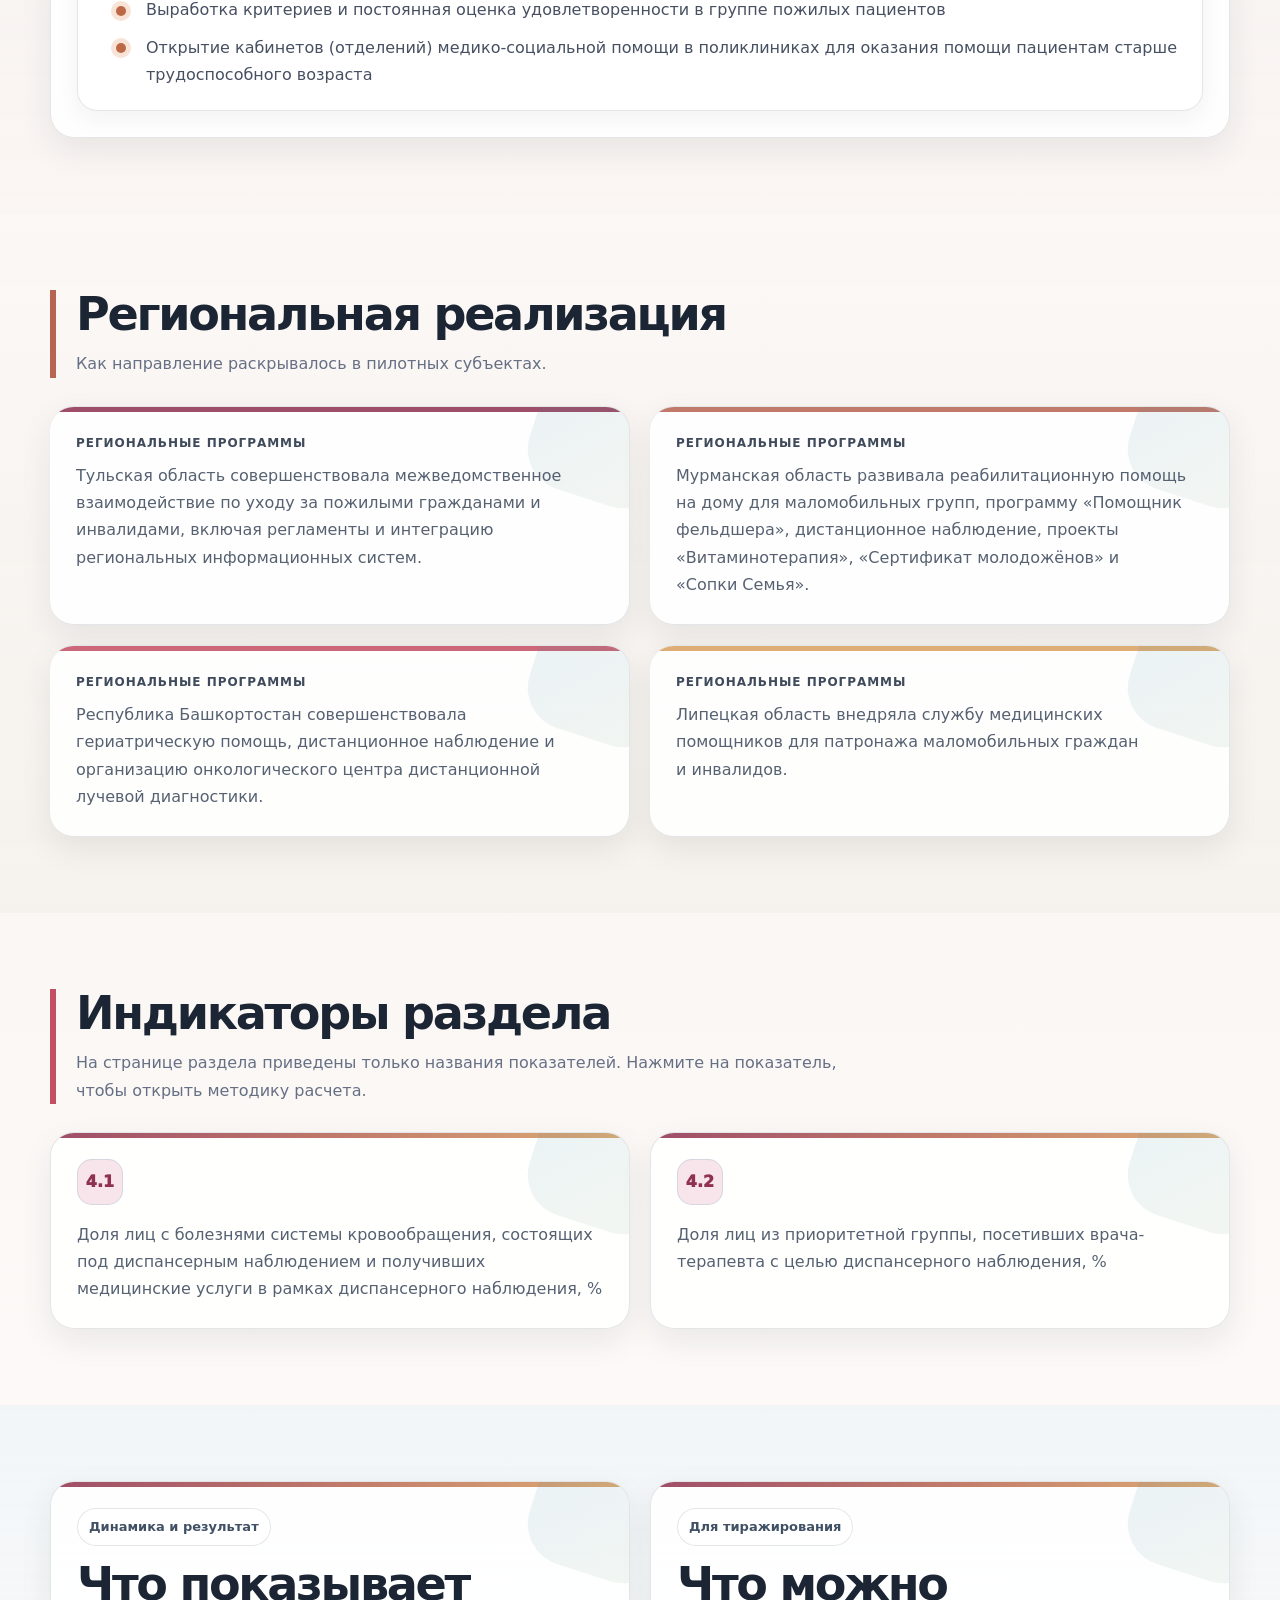
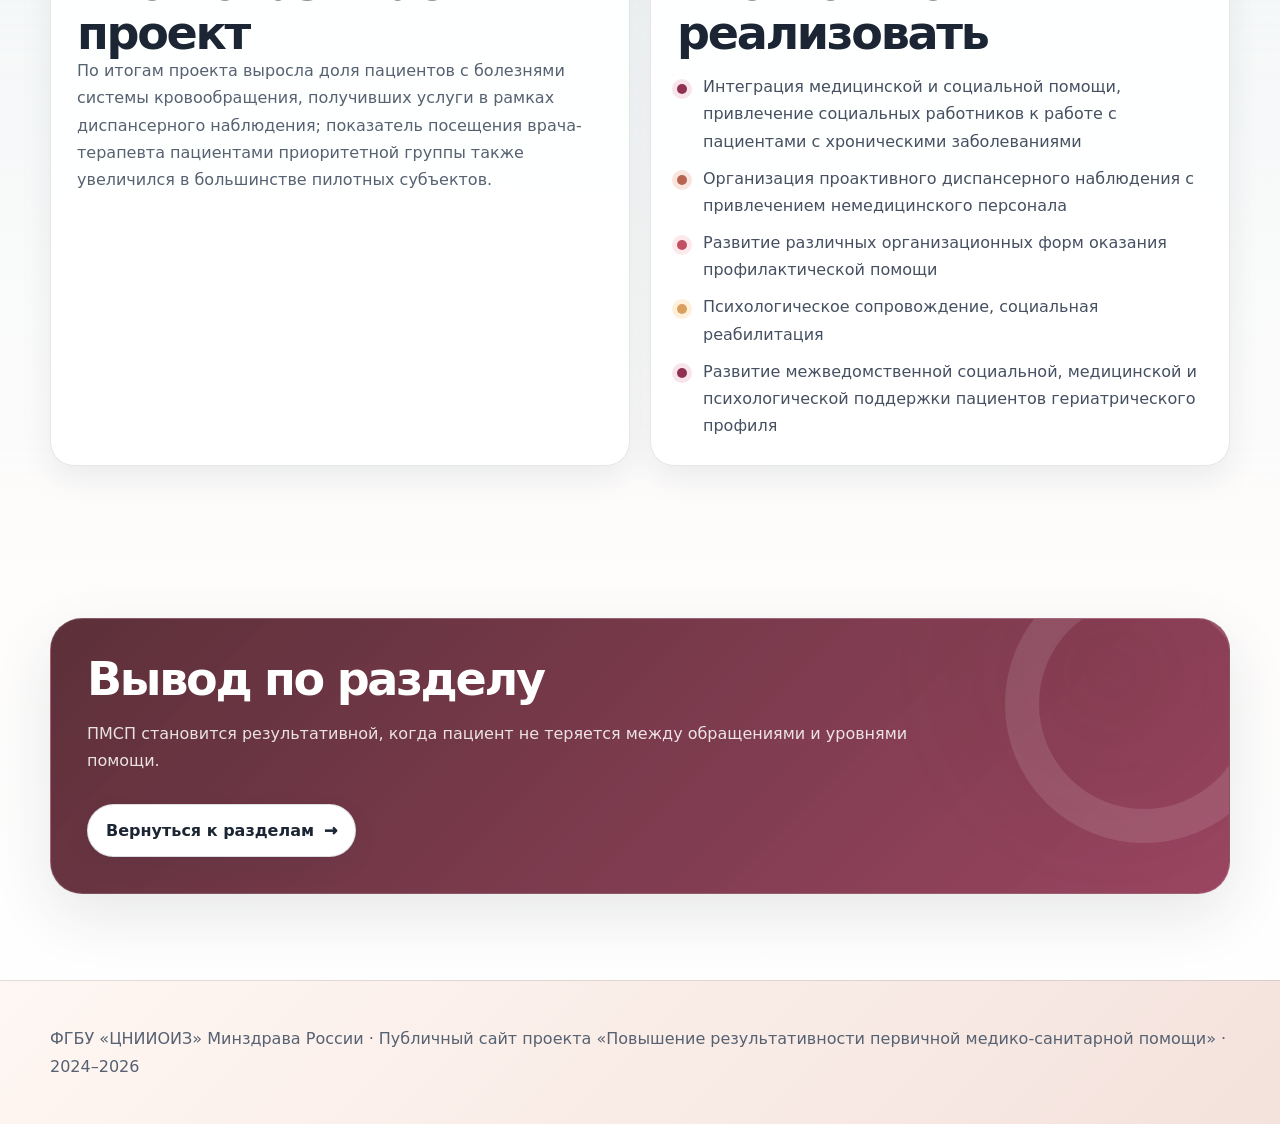
<file: sections/life-course.html>
<!doctype html>
<html lang="ru">
<head>
<meta charset="utf-8">
<meta name="viewport" content="width=device-width, initial-scale=1">
<title>Сопровождение пациента на всем жизненном пути — ПМСП</title>
<link rel="stylesheet" href="../style.css?v=20260710-1213">
</head>
<body>
<header class="top"><div class="container nav"><a class="brand" href="../index.html"><span>П</span><span>ПМСП 2024–2026</span></a><nav class="menu"><a href="../index.html">Главная</a><a href="../part1.html">Разделы проекта</a><a href="../criteria.html">Критерии</a><a href="../best-practices.html">Лучшие практики</a><a href="../index.html#materials">Материалы</a></nav></div></header>
<main>
<section class="hero section-page-hero"><div class="container hero-grid"><div><div class="eyebrow">Раздел 4 · образ результата ПМСП</div><h1>Сопровождение пациента на всем жизненном пути</h1><p class="lead">Пациенту нужен не разовый контакт, а понятная система наблюдения, профилактики и маршрутизации.</p><div class="actions"><a class="btn primary" href="../part1.html">Ко всем разделам</a><a class="btn" href="../best-practices.html">Лучшие практики</a></div></div></div></section>
<section id="challenge"><div class="container"><div class="grid two"><article class="card"><span class="pill">Управленческий вызов</span><h2>Почему это важно</h2><p>Увеличение доли населения пожилого и старческого возраста, рост бремени хронических неинфекционных заболеваний и переход к пациентоориентированной модели требуют внедрения технологий сопровождения пациента. Такие технологии должны обеспечивать поддержку пациента на всем жизненном пути и в различных жизненных ситуациях, в том числе с использованием межведомственного взаимодействия.</p></article><article class="card" id="target"><span class="pill">Целевая характеристика</span><h2>Какой результат нужен</h2><p>Профилактические мероприятия и медицинские вмешательства учитывают возрастные, профессиональные, физиологические и социальные особенности пациента.</p></article></div></div></section>
<section id="measures"><div class="container"><div class="head"><div><h2>Типовые мероприятия</h2><p class="sub">Нажмите на мероприятие, чтобы раскрыть подробный перечень рекомендуемых к реализации.</p></div></div><div class="card"><div class="measure-list"><details class="measure" open><summary>Интеграция медицинской и социальной помощи, привлечение социальных работников к работе с пациентами, имеющими хронические заболевания</summary><ul class="list"><li>Определение алгоритма взаимодействия между социальными службами и медицинскими организациями; формирование регламентов на региональном уровне</li><li>Определение алгоритма продления назначений в отношении ранее назначенных лекарственных препаратов в амбулаторных условиях</li><li>Обеспечение контроля социальными работниками состояния здоровья, приема лекарственных препаратов пациентами с ХНИЗ и посещения врача с целью диспансерного наблюдения с помощью чек-листов</li><li>Разработка региональных программ привлечения сотрудников контакт-центра к работе с пациентами с хроническими неинфекционными заболеваниями с целью координации медицинской помощи</li></ul></details><details class="measure" open><summary>Организация проактивного диспансерного наблюдения с привлечением немедицинского персонала</summary><ul class="list"><li>Формирование и утверждение регламента проактивной работы с пациентами, находящимися под диспансерным наблюдением</li><li>Определение функциональных обязанностей немедицинского персонала в рамках организации диспансерного наблюдения</li><li>Обучение немедицинского персонала по работе с пациентами, находящимися под диспансерным наблюдением</li><li>Введение должностей «помощников фельдшера» — младших медицинских сестер по уходу для оказания социальной поддержки и доврачебной помощи уязвимой категории населения</li><li>Утверждение и внедрение алгоритма дистанционного продления назначений в отношении ранее назначенных лекарственных препаратов (телемедицинские консультации)</li><li>Внедрение Методических рекомендаций по организации приоритизации пациентов в рамках диспансерного наблюдения, ФГБУ «НМИЦ ТПМ» Минздрава России, 2022</li></ul></details><details class="measure" open><summary>Развитие различных организационных форм оказания профилактической помощи</summary><ul class="list"><li>Разработка плана мероприятий для специализированных служб здравоохранения, оказывающих медицинскую помощь вне медицинской организации: работа мобильных диагностических комплексов, выездные формы работы на предприятиях и т.д.</li></ul></details><details class="measure" open><summary>Психологическое сопровождение, социальная реабилитация (трудоустройство)</summary><ul class="list"><li>Определение потребности в штатных единицах, функционала и режима работы психологов (медицинских психологов) в медицинских организациях первичного звена, включая женские консультации и центры охраны репродуктивного здоровья подростков</li><li>Описание клиентских путей, жизненных ситуаций и иных оснований, при которых пациенты направляются к психологам и медицинским психологам медицинских организаций региона</li><li>Разделение функций с психологами в социальных службах региона на основании порядков оказания медицинской помощи и оснований для обращения к психологам (медицинским психологам) в медицинских организациях</li><li>Формирование алгоритмов взаимодействия психологических служб в медицинских организациях, социальных службах, службах экстренного реагирования и психологического консультирования</li><li>Определение статуса психолога (медицинского психолога), трудоустроенного в медицинских организациях, и статуса информации, получаемой при работе психолога (медицинского психолога) с населением</li><li>Формирование требований к программам психологического консультирования и реабилитации, включая форму, порядок формирования, утверждения и применения таких программ</li></ul></details><details class="measure" open><summary>Развитие межведомственной социальной, медицинской и психологической поддержки пациентов гериатрического профиля</summary><ul class="list"><li>Меры развития и общедоступности гериатрической медицинской помощи с учетом территориальной доступности, упрощение межрегионального направления гериатрических пациентов на лечение, в том числе санаторно-курортное</li><li>Разработка комплексного мониторинга состояния здоровья и упрощенной госпитализации в организации и подразделения гериатрического профиля</li><li>Формирование региональной нормативной правовой базы для маршрутизации пациентов исходя из возрастных изменений в их организме</li><li>Разработка мер интеграции усилий по повышению качества жизни пожилого населения, разделение функционала социальных и медицинских служб, выработка мер преемственности и внедрение геронтопсихологических программ обучения для специалистов</li><li>Выработка критериев и постоянная оценка удовлетворенности в группе пожилых пациентов</li><li>Открытие кабинетов (отделений) медико-социальной помощи в поликлиниках для оказания помощи пациентам старше трудоспособного возраста</li></ul></details></div></div></div></section>
<section id="regions"><div class="container"><div class="head"><div><h2>Региональная реализация</h2><p class="sub">Как направление раскрывалось в пилотных субъектах.</p></div></div><div class="grid two"><article class="card practice"><div class="meta">региональные программы</div><p>Тульская область совершенствовала межведомственное взаимодействие по уходу за пожилыми гражданами и инвалидами, включая регламенты и интеграцию региональных информационных систем.</p></article><article class="card practice"><div class="meta">региональные программы</div><p>Мурманская область развивала реабилитационную помощь на дому для маломобильных групп, программу «Помощник фельдшера», дистанционное наблюдение, проекты «Витаминотерапия», «Сертификат молодожёнов» и «Сопки Семья».</p></article><article class="card practice"><div class="meta">региональные программы</div><p>Республика Башкортостан совершенствовала гериатрическую помощь, дистанционное наблюдение и организацию онкологического центра дистанционной лучевой диагностики.</p></article><article class="card practice"><div class="meta">региональные программы</div><p>Липецкая область внедряла службу медицинских помощников для патронажа маломобильных граждан и инвалидов.</p></article></div></div></section>
<section id="indicators"><div class="container"><div class="head"><div><h2>Индикаторы раздела</h2><p class="sub">На странице раздела приведены только названия показателей. Нажмите на показатель, чтобы открыть методику расчета.</p></div></div><div class="grid two"><a class="card metric-card metric-link" href="../criteria.html#life-1"><div class="num">4.1</div><p>Доля лиц с болезнями системы кровообращения, состоящих под диспансерным наблюдением и получивших медицинские услуги в рамках диспансерного наблюдения, %</p></a><a class="card metric-card metric-link" href="../criteria.html#life-2"><div class="num">4.2</div><p>Доля лиц из приоритетной группы, посетивших врача-терапевта с целью диспансерного наблюдения, %</p></a></div></div></section>
<section id="result"><div class="container"><div class="grid two"><article class="card"><span class="pill">Динамика и результат</span><h2>Что показывает проект</h2><p>По итогам проекта выросла доля пациентов с болезнями системы кровообращения, получивших услуги в рамках диспансерного наблюдения; показатель посещения врача-терапевта пациентами приоритетной группы также увеличился в большинстве пилотных субъектов.</p></article><article class="card"><span class="pill">Для тиражирования</span><h2>Что можно реализовать</h2><ul class="list"><li>Интеграция медицинской и социальной помощи, привлечение социальных работников к работе с пациентами с хроническими заболеваниями</li><li>Организация проактивного диспансерного наблюдения с привлечением немедицинского персонала</li><li>Развитие различных организационных форм оказания профилактической помощи</li><li>Психологическое сопровождение, социальная реабилитация</li><li>Развитие межведомственной социальной, медицинской и психологической поддержки пациентов гериатрического профиля</li></ul></article></div></div></section>
<section><div class="container"><div class="quote"><h2>Вывод по разделу</h2><p>ПМСП становится результативной, когда пациент не теряется между обращениями и уровнями помощи.</p><div class="actions"><a class="btn" href="../part1.html">Вернуться к разделам</a></div></div></div></section>
</main>
<footer class="footer"><div class="container">ФГБУ «ЦНИИОИЗ» Минздрава России · Публичный сайт проекта «Повышение результативности первичной медико-санитарной помощи» · 2024–2026</div></footer>

</body>
</html>
</file>
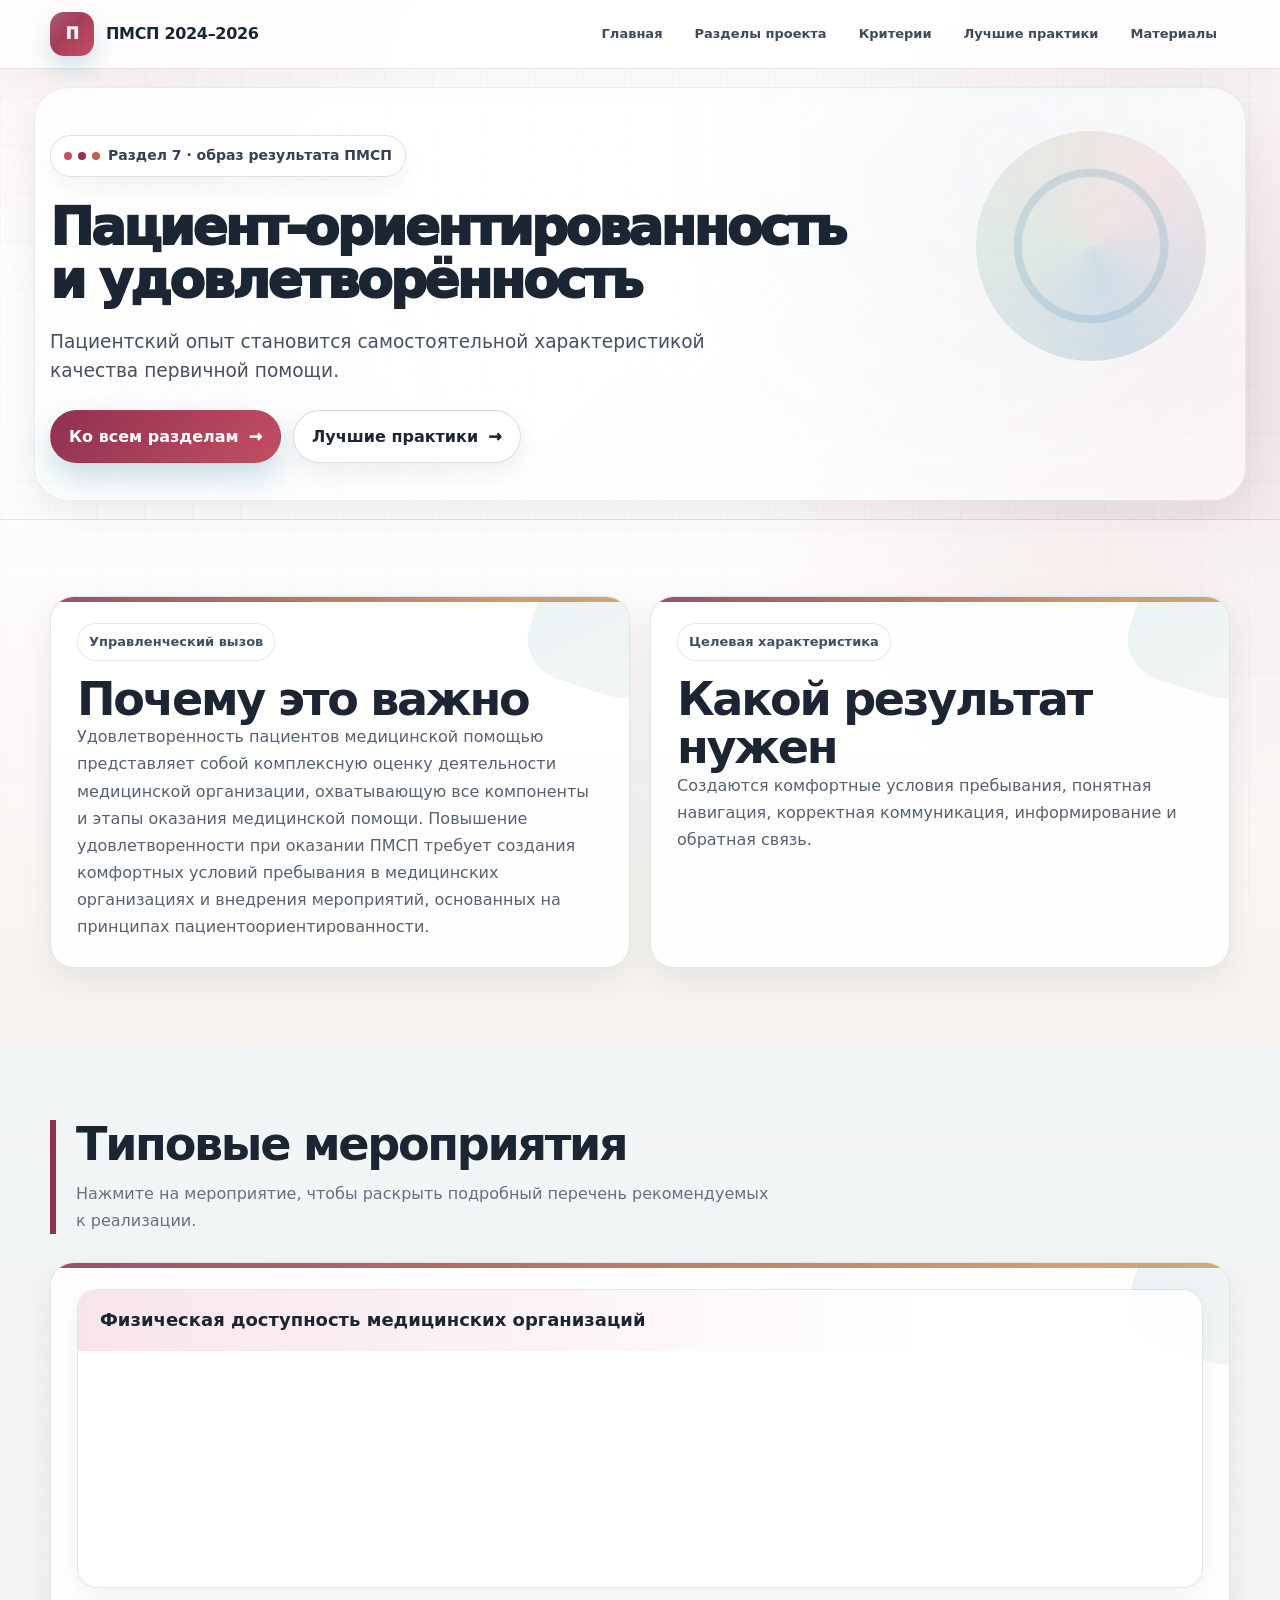
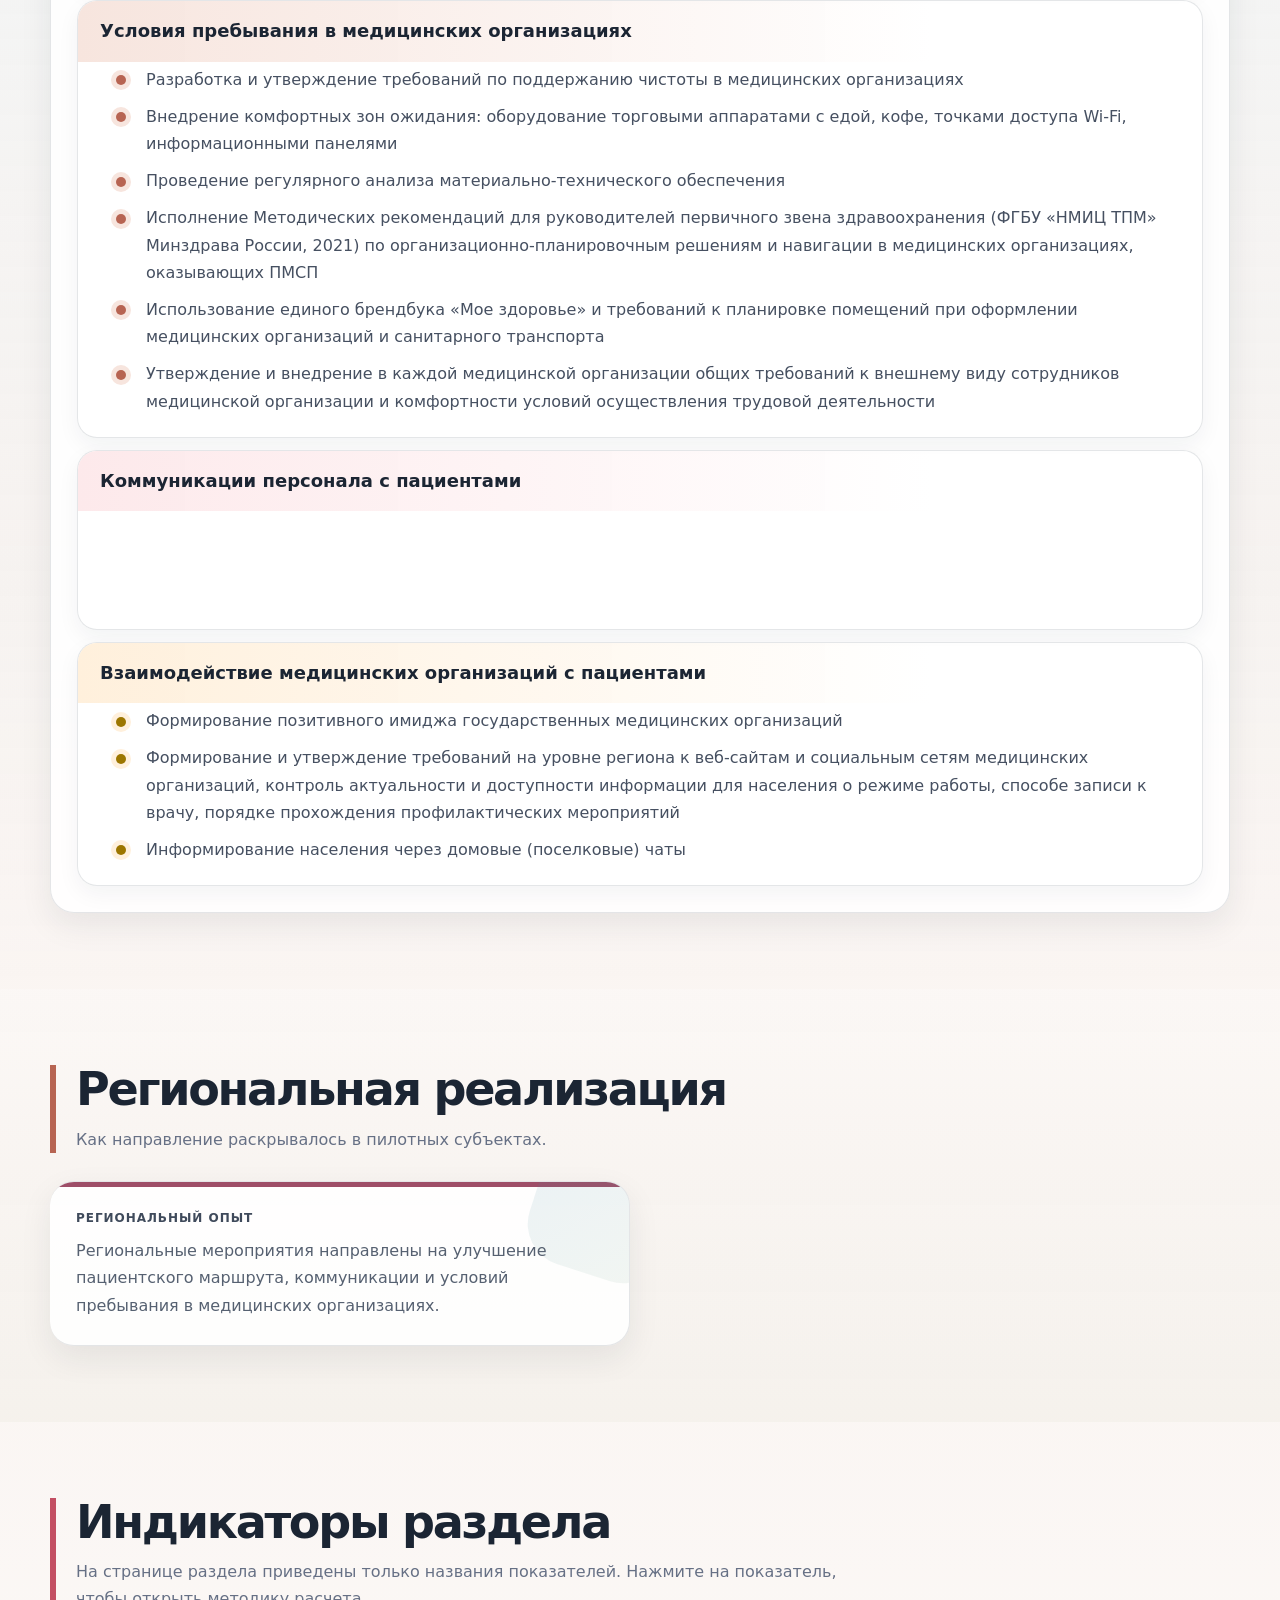
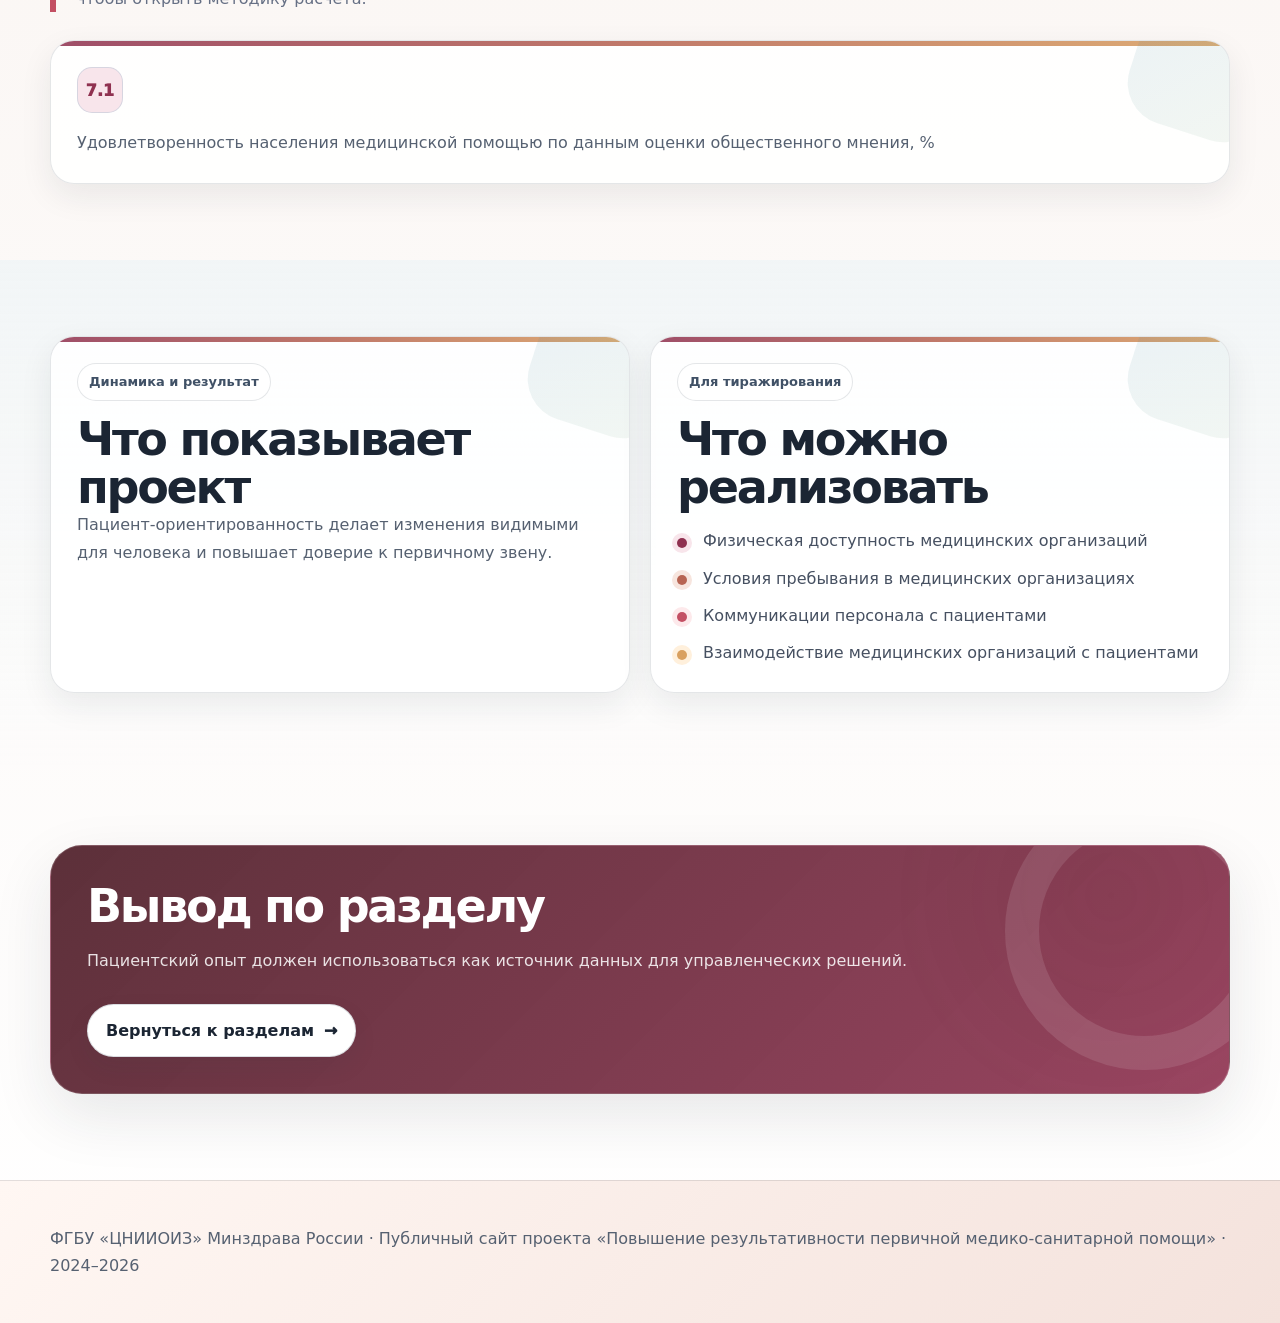
<file: sections/patient-centered.html>
<!doctype html>
<html lang="ru">
<head>
<meta charset="utf-8">
<meta name="viewport" content="width=device-width, initial-scale=1">
<title>Пациент-ориентированность и удовлетворённость — ПМСП</title>
<link rel="stylesheet" href="../style.css?v=20260710-1213">
</head>
<body>
<header class="top"><div class="container nav"><a class="brand" href="../index.html"><span>П</span><span>ПМСП 2024–2026</span></a><nav class="menu"><a href="../index.html">Главная</a><a href="../part1.html">Разделы проекта</a><a href="../criteria.html">Критерии</a><a href="../best-practices.html">Лучшие практики</a><a href="../index.html#materials">Материалы</a></nav></div></header>
<main>
<section class="hero section-page-hero"><div class="container hero-grid"><div><div class="eyebrow">Раздел 7 · образ результата ПМСП</div><h1>Пациент-ориентированность и удовлетворённость</h1><p class="lead">Пациентский опыт становится самостоятельной характеристикой качества первичной помощи.</p><div class="actions"><a class="btn primary" href="../part1.html">Ко всем разделам</a><a class="btn" href="../best-practices.html">Лучшие практики</a></div></div></div></section>
<section id="challenge"><div class="container"><div class="grid two"><article class="card"><span class="pill">Управленческий вызов</span><h2>Почему это важно</h2><p>Удовлетворенность пациентов медицинской помощью представляет собой комплексную оценку деятельности медицинской организации, охватывающую все компоненты и этапы оказания медицинской помощи. Повышение удовлетворенности при оказании ПМСП требует создания комфортных условий пребывания в медицинских организациях и внедрения мероприятий, основанных на принципах пациентоориентированности.</p></article><article class="card" id="target"><span class="pill">Целевая характеристика</span><h2>Какой результат нужен</h2><p>Создаются комфортные условия пребывания, понятная навигация, корректная коммуникация, информирование и обратная связь.</p></article></div></div></section>
<section id="measures"><div class="container"><div class="head"><div><h2>Типовые мероприятия</h2><p class="sub">Нажмите на мероприятие, чтобы раскрыть подробный перечень рекомендуемых к реализации.</p></div></div><div class="card"><div class="measure-list"><details class="measure" open><summary>Физическая доступность медицинских организаций</summary><ul class="list"><li>Утверждение схемы территориального планирования объектов здравоохранения, оказывающих ПМСП, с учетом требований к доступности</li><li>Разработка и утверждение регионального регламента по обеспечению чистоты на прилегающих территориях медицинских организаций и комфортного прибытия пациентов на личном и общественном транспорте</li><li>Разработка и утверждение регионального регламента по обеспечению доступной среды в помещениях и прилегающих территориях медицинских организаций для инвалидов, маломобильных и других групп населения с ограниченными возможностями передвижения</li></ul></details><details class="measure" open><summary>Условия пребывания в медицинских организациях</summary><ul class="list"><li>Разработка и утверждение требований по поддержанию чистоты в медицинских организациях</li><li>Внедрение комфортных зон ожидания: оборудование торговыми аппаратами с едой, кофе, точками доступа Wi-Fi, информационными панелями</li><li>Проведение регулярного анализа материально-технического обеспечения</li><li>Исполнение Методических рекомендаций для руководителей первичного звена здравоохранения (ФГБУ «НМИЦ ТПМ» Минздрава России, 2021) по организационно-планировочным решениям и навигации в медицинских организациях, оказывающих ПМСП</li><li>Использование единого брендбука «Мое здоровье» и требований к планировке помещений при оформлении медицинских организаций и санитарного транспорта</li><li>Утверждение и внедрение в каждой медицинской организации общих требований к внешнему виду сотрудников медицинской организации и комфортности условий осуществления трудовой деятельности</li></ul></details><details class="measure" open><summary>Коммуникации персонала с пациентами</summary><ul class="list"><li>Разработка, утверждение и внедрение нормативного правового акта на уровне региона о порядке коммуникаций сотрудников медицинских организаций с пациентами</li><li>Разработка и реализация программы по профилактике профессионального выгорания у медицинских работников</li></ul></details><details class="measure" open><summary>Взаимодействие медицинских организаций с пациентами</summary><ul class="list"><li>Формирование позитивного имиджа государственных медицинских организаций</li><li>Формирование и утверждение требований на уровне региона к веб-сайтам и социальным сетям медицинских организаций, контроль актуальности и доступности информации для населения о режиме работы, способе записи к врачу, порядке прохождения профилактических мероприятий</li><li>Информирование населения через домовые (поселковые) чаты</li></ul></details></div></div></div></section>
<section id="regions"><div class="container"><div class="head"><div><h2>Региональная реализация</h2><p class="sub">Как направление раскрывалось в пилотных субъектах.</p></div></div><div class="grid two"><article class="card practice"><div class="meta">региональный опыт</div><p>Региональные мероприятия направлены на улучшение пациентского маршрута, коммуникации и условий пребывания в медицинских организациях.</p></article></div></div></section>
<section id="indicators"><div class="container"><div class="head"><div><h2>Индикаторы раздела</h2><p class="sub">На странице раздела приведены только названия показателей. Нажмите на показатель, чтобы открыть методику расчета.</p></div></div><div class="grid one"><a class="card metric-card metric-link" href="../criteria.html#satisfaction-1"><div class="num">7.1</div><p>Удовлетворенность населения медицинской помощью по данным оценки общественного мнения, %</p></a></div></div></section>
<section id="result"><div class="container"><div class="grid two"><article class="card"><span class="pill">Динамика и результат</span><h2>Что показывает проект</h2><p>Пациент-ориентированность делает изменения видимыми для человека и повышает доверие к первичному звену.</p></article><article class="card"><span class="pill">Для тиражирования</span><h2>Что можно реализовать</h2><ul class="list"><li>Физическая доступность медицинских организаций</li><li>Условия пребывания в медицинских организациях</li><li>Коммуникации персонала с пациентами</li><li>Взаимодействие медицинских организаций с пациентами</li></ul></article></div></div></section>
<section><div class="container"><div class="quote"><h2>Вывод по разделу</h2><p>Пациентский опыт должен использоваться как источник данных для управленческих решений.</p><div class="actions"><a class="btn" href="../part1.html">Вернуться к разделам</a></div></div></div></section>
</main>
<footer class="footer"><div class="container">ФГБУ «ЦНИИОИЗ» Минздрава России · Публичный сайт проекта «Повышение результативности первичной медико-санитарной помощи» · 2024–2026</div></footer>

</body>
</html>
</file>
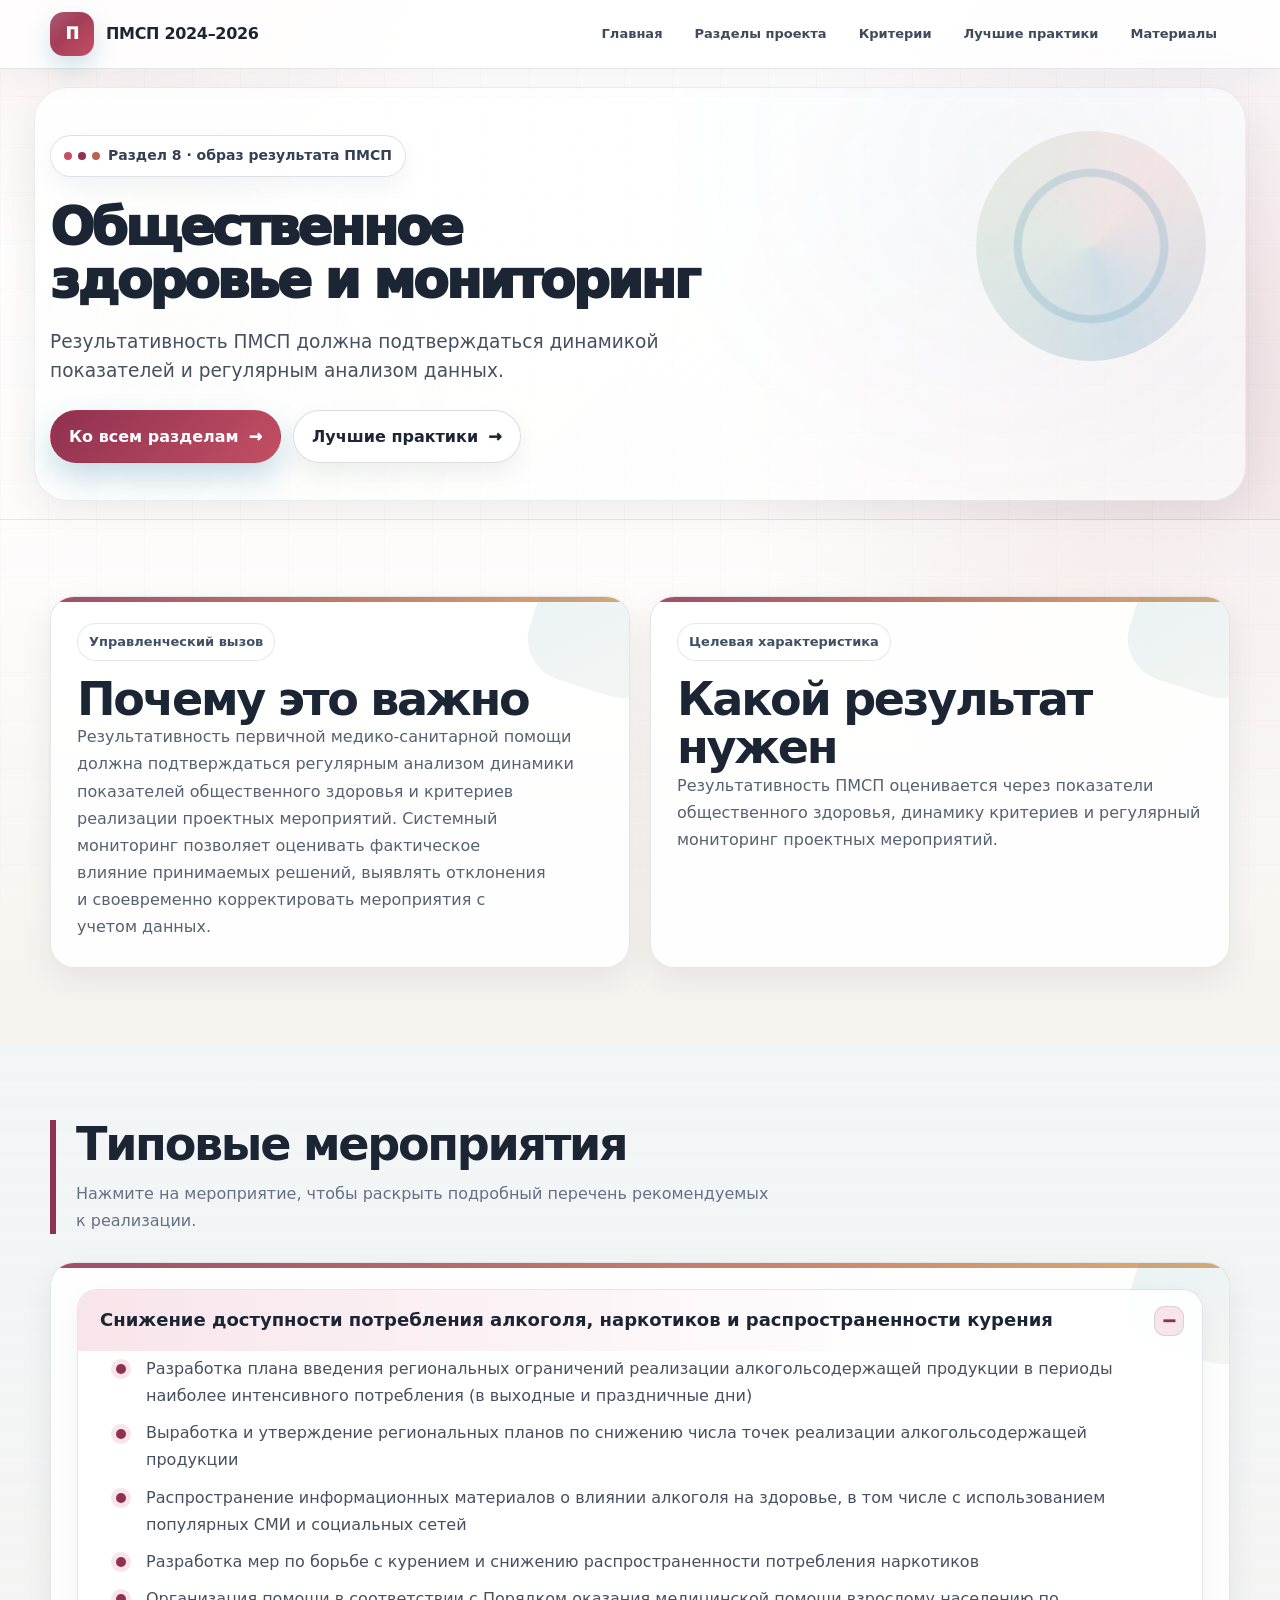
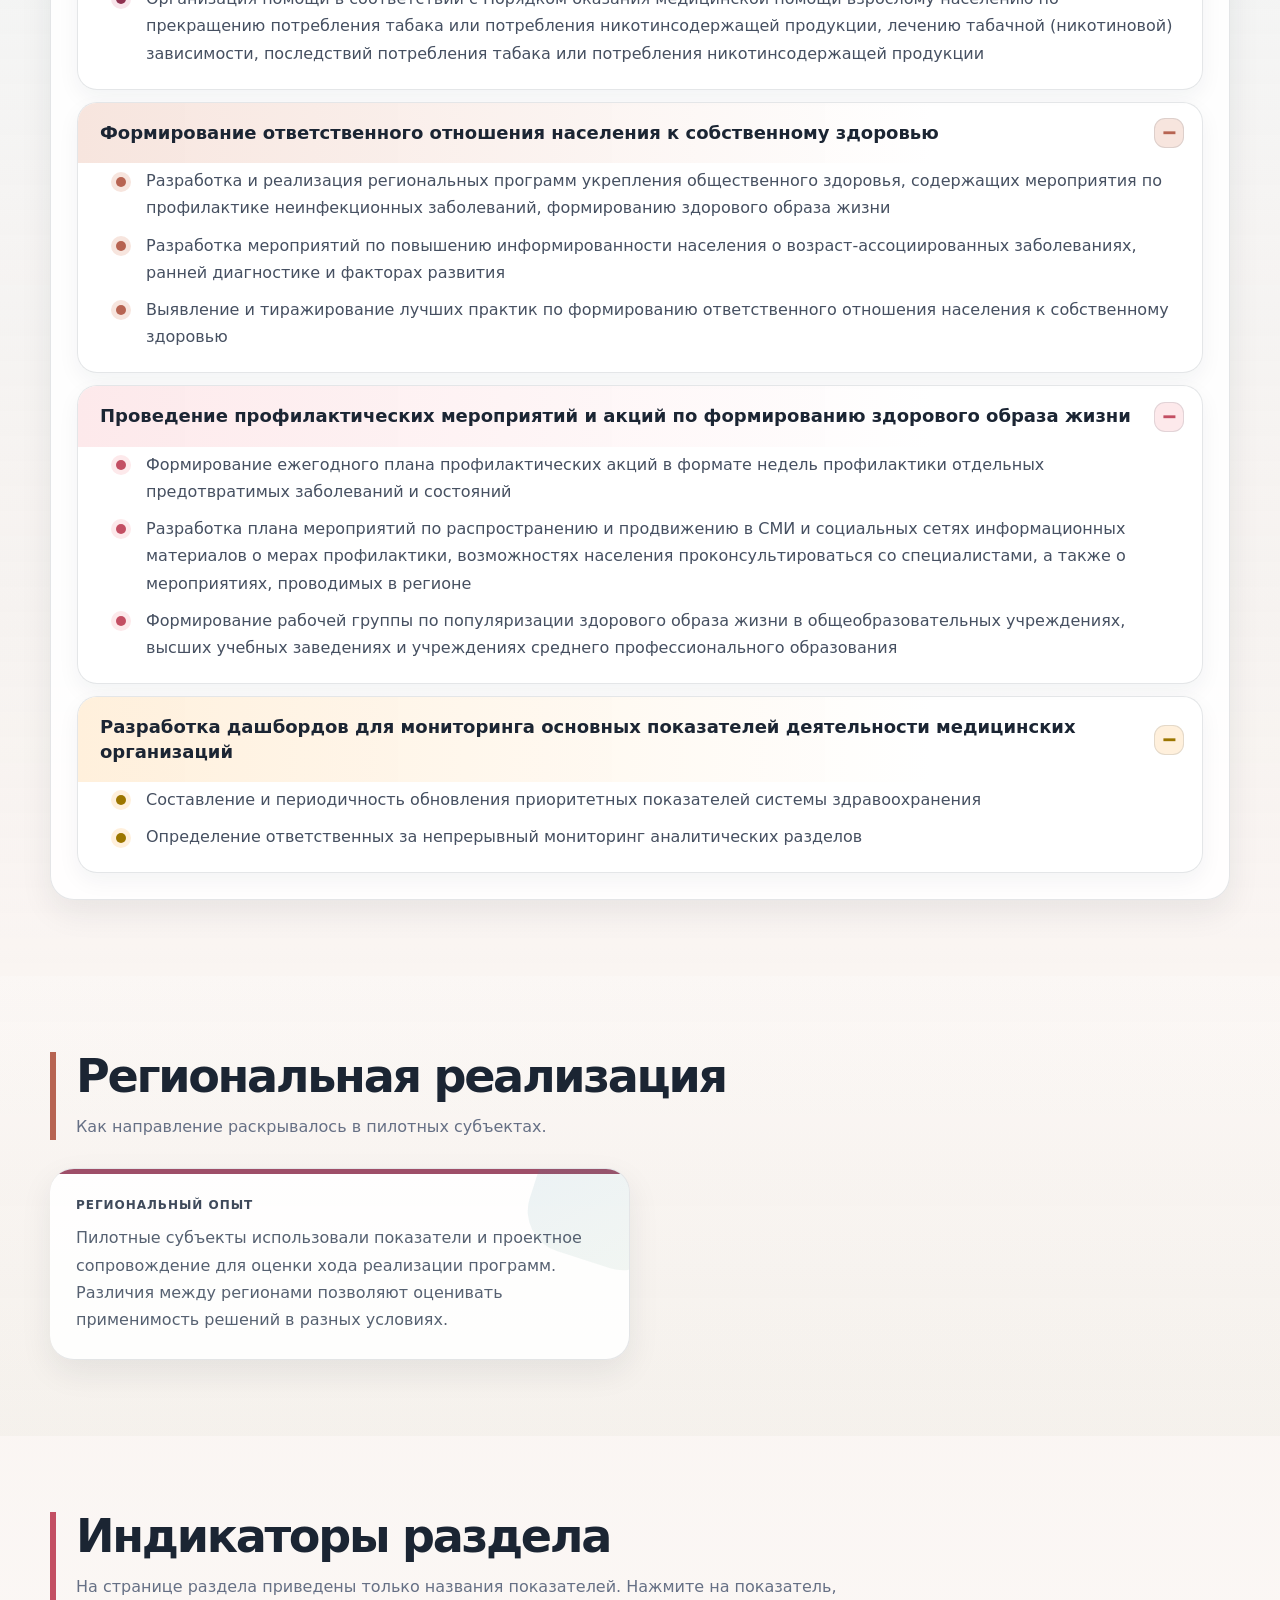
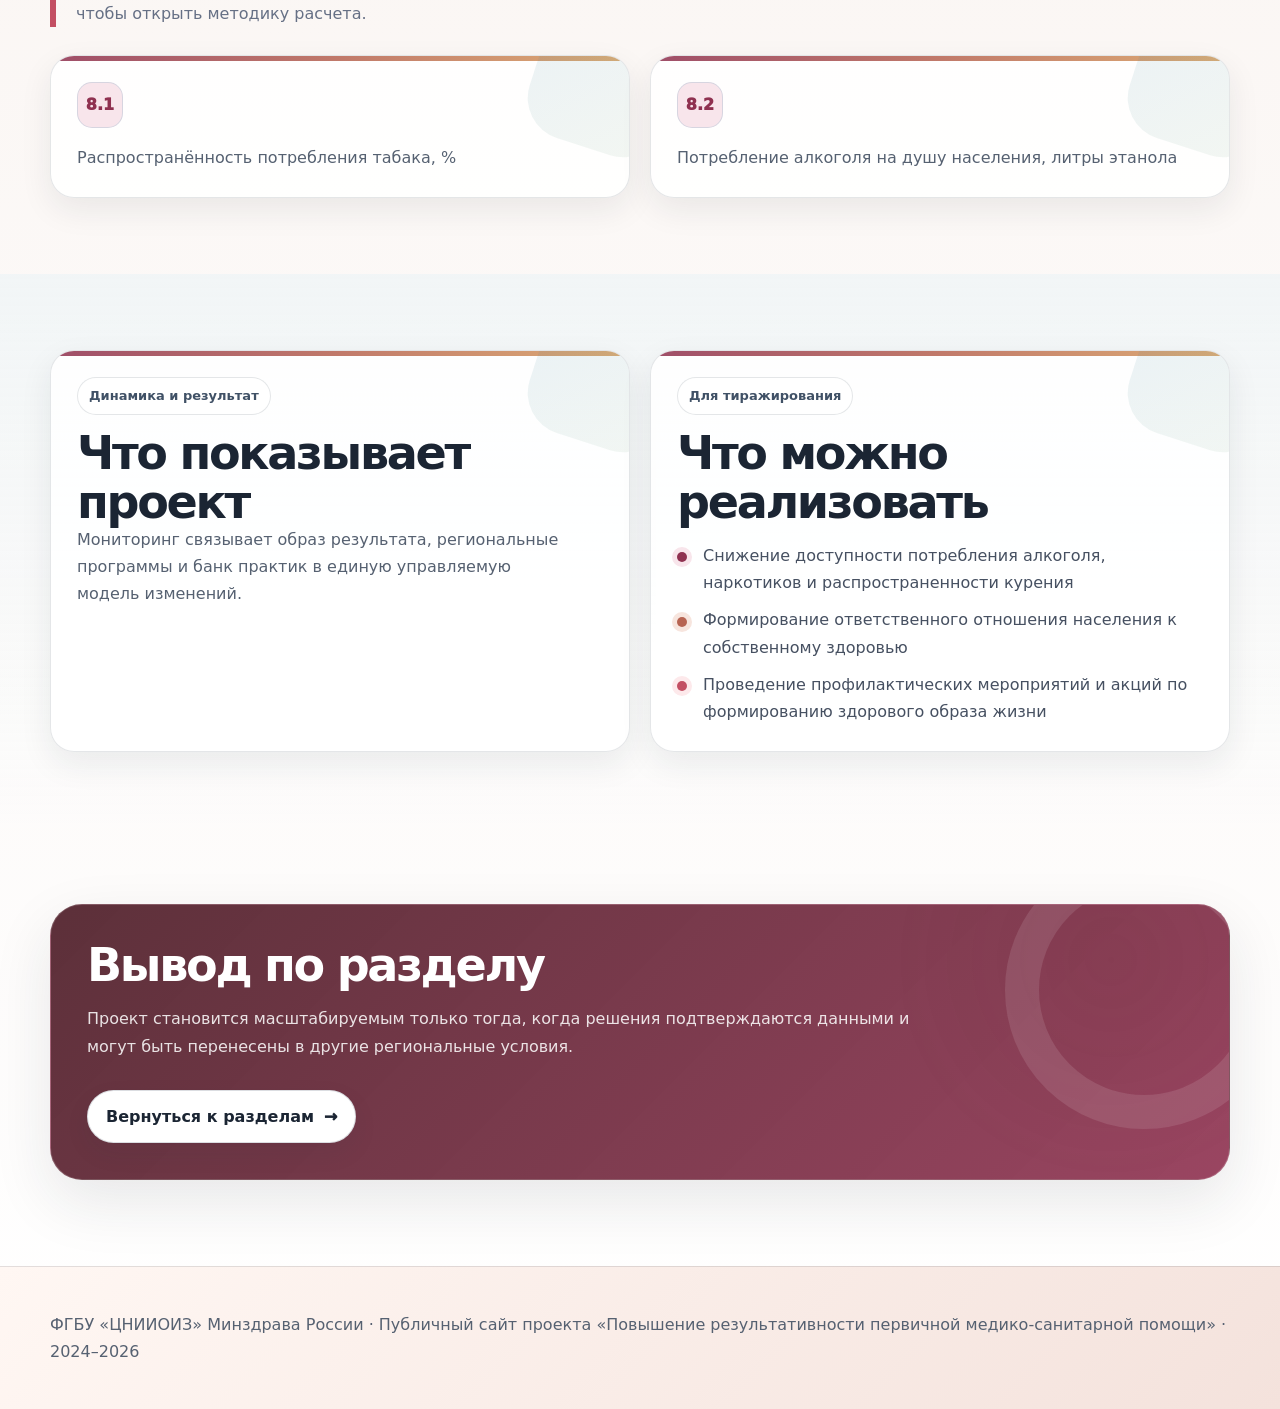
<file: sections/public-health-monitoring.html>
<!doctype html>
<html lang="ru">
<head>
<meta charset="utf-8">
<meta name="viewport" content="width=device-width, initial-scale=1">
<title>Общественное здоровье и мониторинг — ПМСП</title>
<link rel="stylesheet" href="../style.css?v=20260710-1213">
</head>
<body>
<header class="top"><div class="container nav"><a class="brand" href="../index.html"><span>П</span><span>ПМСП 2024–2026</span></a><nav class="menu"><a href="../index.html">Главная</a><a href="../part1.html">Разделы проекта</a><a href="../criteria.html">Критерии</a><a href="../best-practices.html">Лучшие практики</a><a href="../index.html#materials">Материалы</a></nav></div></header>
<main>
<section class="hero section-page-hero"><div class="container hero-grid"><div><div class="eyebrow">Раздел 8 · образ результата ПМСП</div><h1>Общественное здоровье и мониторинг</h1><p class="lead">Результативность ПМСП должна подтверждаться динамикой показателей и регулярным анализом данных.</p><div class="actions"><a class="btn primary" href="../part1.html">Ко всем разделам</a><a class="btn" href="../best-practices.html">Лучшие практики</a></div></div></div></section>
<section id="challenge"><div class="container"><div class="grid two"><article class="card"><span class="pill">Управленческий вызов</span><h2>Почему это важно</h2><p>Результативность первичной медико-санитарной помощи должна подтверждаться регулярным анализом динамики показателей общественного здоровья и критериев реализации проектных мероприятий. Системный мониторинг позволяет оценивать фактическое влияние принимаемых решений, выявлять отклонения и своевременно корректировать мероприятия с учетом данных.</p></article><article class="card" id="target"><span class="pill">Целевая характеристика</span><h2>Какой результат нужен</h2><p>Результативность ПМСП оценивается через показатели общественного здоровья, динамику критериев и регулярный мониторинг проектных мероприятий.</p></article></div></div></section>
<section id="measures"><div class="container"><div class="head"><div><h2>Типовые мероприятия</h2><p class="sub">Нажмите на мероприятие, чтобы раскрыть подробный перечень рекомендуемых к реализации.</p></div></div><div class="card"><div class="measure-list"><details class="measure" open><summary>Снижение доступности потребления алкоголя, наркотиков и распространенности курения</summary><ul class="list"><li>Разработка плана введения региональных ограничений реализации алкогольсодержащей продукции в периоды наиболее интенсивного потребления (в выходные и праздничные дни)</li><li>Выработка и утверждение региональных планов по снижению числа точек реализации алкогольсодержащей продукции</li><li>Распространение информационных материалов о влиянии алкоголя на здоровье, в том числе с использованием популярных СМИ и социальных сетей</li><li>Разработка мер по борьбе с курением и снижению распространенности потребления наркотиков</li><li>Организация помощи в соответствии с Порядком оказания медицинской помощи взрослому населению по прекращению потребления табака или потребления никотинсодержащей продукции, лечению табачной (никотиновой) зависимости, последствий потребления табака или потребления никотинсодержащей продукции</li></ul></details><details class="measure" open><summary>Формирование ответственного отношения населения к собственному здоровью</summary><ul class="list"><li>Разработка и реализация региональных программ укрепления общественного здоровья, содержащих мероприятия по профилактике неинфекционных заболеваний, формированию здорового образа жизни</li><li>Разработка мероприятий по повышению информированности населения о возраст-ассоциированных заболеваниях, ранней диагностике и факторах развития</li><li>Выявление и тиражирование лучших практик по формированию ответственного отношения населения к собственному здоровью</li></ul></details><details class="measure" open><summary>Проведение профилактических мероприятий и акций по формированию здорового образа жизни</summary><ul class="list"><li>Формирование ежегодного плана профилактических акций в формате недель профилактики отдельных предотвратимых заболеваний и состояний</li><li>Разработка плана мероприятий по распространению и продвижению в СМИ и социальных сетях информационных материалов о мерах профилактики, возможностях населения проконсультироваться со специалистами, а также о мероприятиях, проводимых в регионе</li><li>Формирование рабочей группы по популяризации здорового образа жизни в общеобразовательных учреждениях, высших учебных заведениях и учреждениях среднего профессионального образования</li></ul></details><details class="measure" open><summary>Разработка дашбордов для мониторинга основных показателей деятельности медицинских организаций</summary><ul class="list"><li>Составление и периодичность обновления приоритетных показателей системы здравоохранения</li><li>Определение ответственных за непрерывный мониторинг аналитических разделов</li></ul></details></div></div></div></section>
<section id="regions"><div class="container"><div class="head"><div><h2>Региональная реализация</h2><p class="sub">Как направление раскрывалось в пилотных субъектах.</p></div></div><div class="grid two"><article class="card practice"><div class="meta">региональный опыт</div><p>Пилотные субъекты использовали показатели и проектное сопровождение для оценки хода реализации программ. Различия между регионами позволяют оценивать применимость решений в разных условиях.</p></article></div></div></section>
<section id="indicators"><div class="container"><div class="head"><div><h2>Индикаторы раздела</h2><p class="sub">На странице раздела приведены только названия показателей. Нажмите на показатель, чтобы открыть методику расчета.</p></div></div><div class="grid two"><a class="card metric-card metric-link" href="../criteria.html#public-health-1"><div class="num">8.1</div><p>Распространённость потребления табака, %</p></a><a class="card metric-card metric-link" href="../criteria.html#public-health-2"><div class="num">8.2</div><p>Потребление алкоголя на душу населения, литры этанола</p></a></div></div></section>
<section id="result"><div class="container"><div class="grid two"><article class="card"><span class="pill">Динамика и результат</span><h2>Что показывает проект</h2><p>Мониторинг связывает образ результата, региональные программы и банк практик в единую управляемую модель изменений.</p></article><article class="card"><span class="pill">Для тиражирования</span><h2>Что можно реализовать</h2><ul class="list"><li>Снижение доступности потребления алкоголя, наркотиков и распространенности курения</li><li>Формирование ответственного отношения населения к собственному здоровью</li><li>Проведение профилактических мероприятий и акций по формированию здорового образа жизни</li></ul></article></div></div></section>
<section><div class="container"><div class="quote"><h2>Вывод по разделу</h2><p>Проект становится масштабируемым только тогда, когда решения подтверждаются данными и могут быть перенесены в другие региональные условия.</p><div class="actions"><a class="btn" href="../part1.html">Вернуться к разделам</a></div></div></div></section>
</main>
<footer class="footer"><div class="container">ФГБУ «ЦНИИОИЗ» Минздрава России · Публичный сайт проекта «Повышение результативности первичной медико-санитарной помощи» · 2024–2026</div></footer>

</body>
</html>
</file>
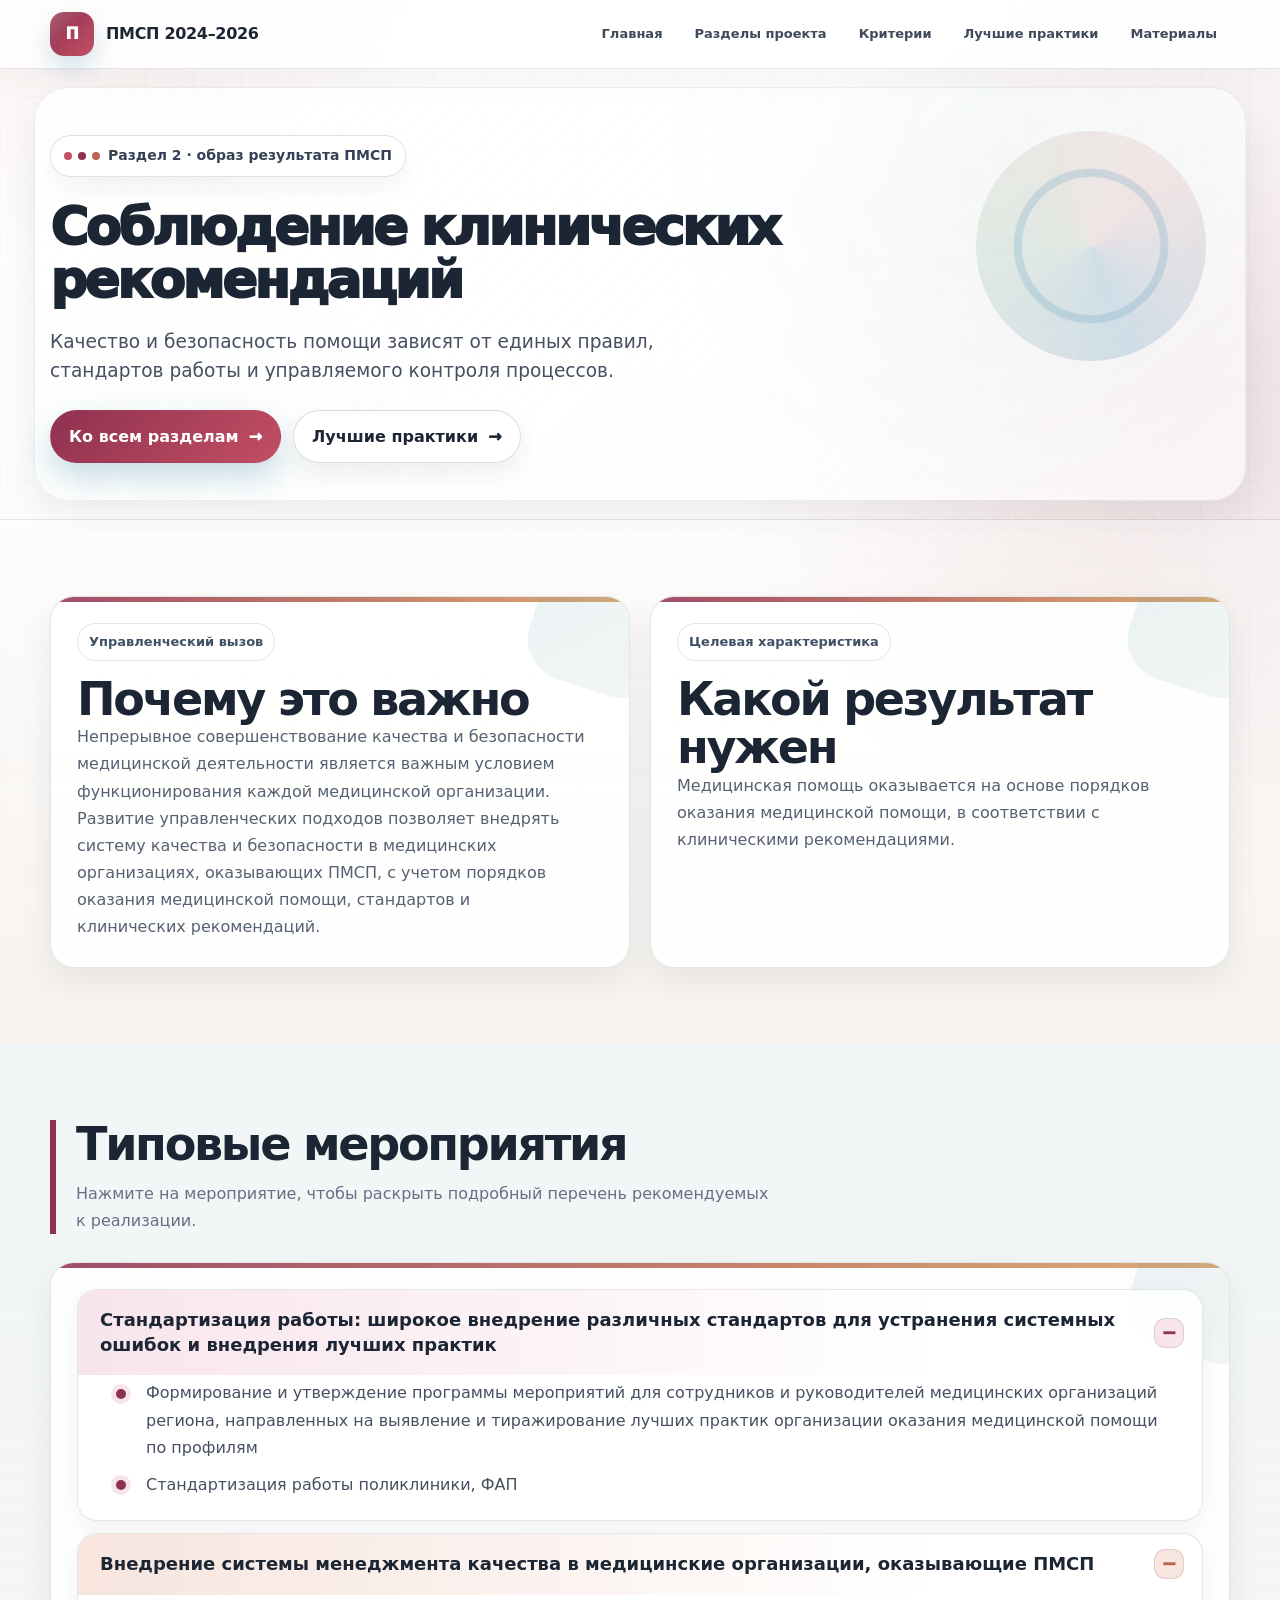
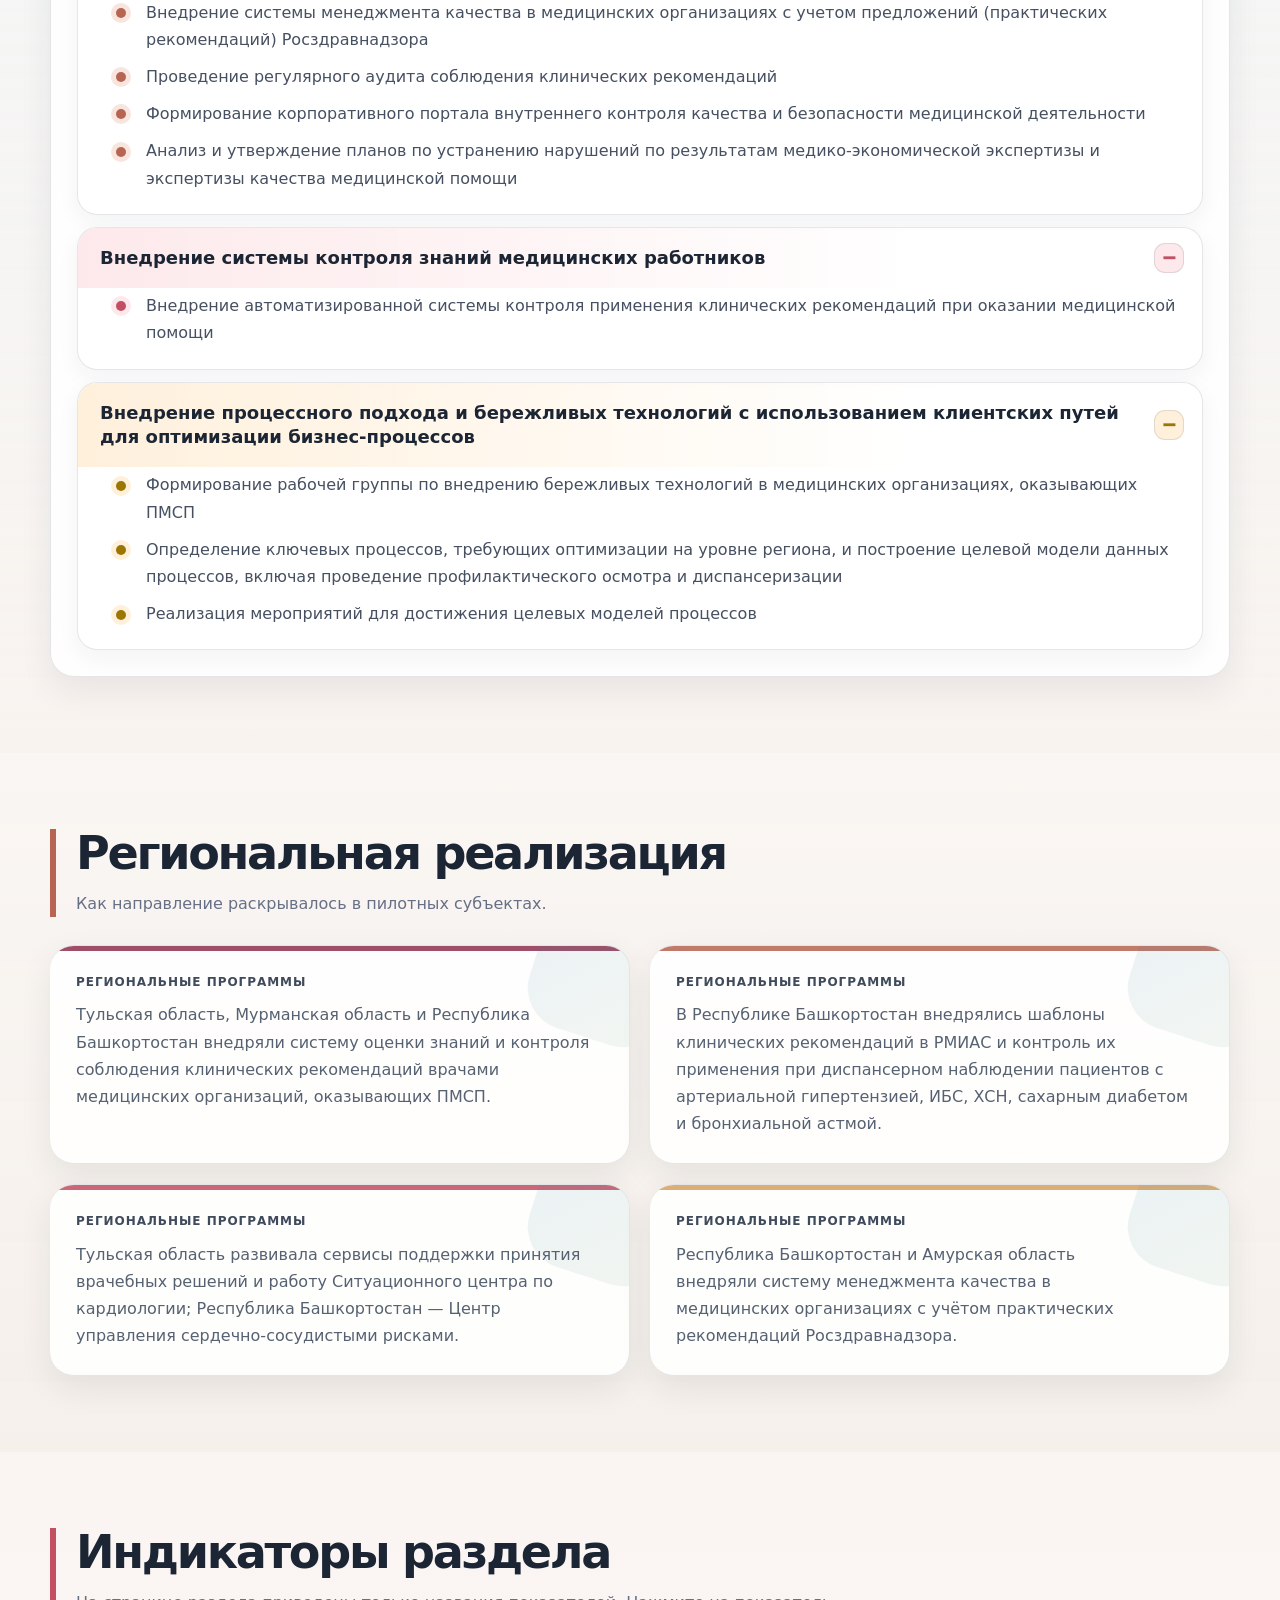
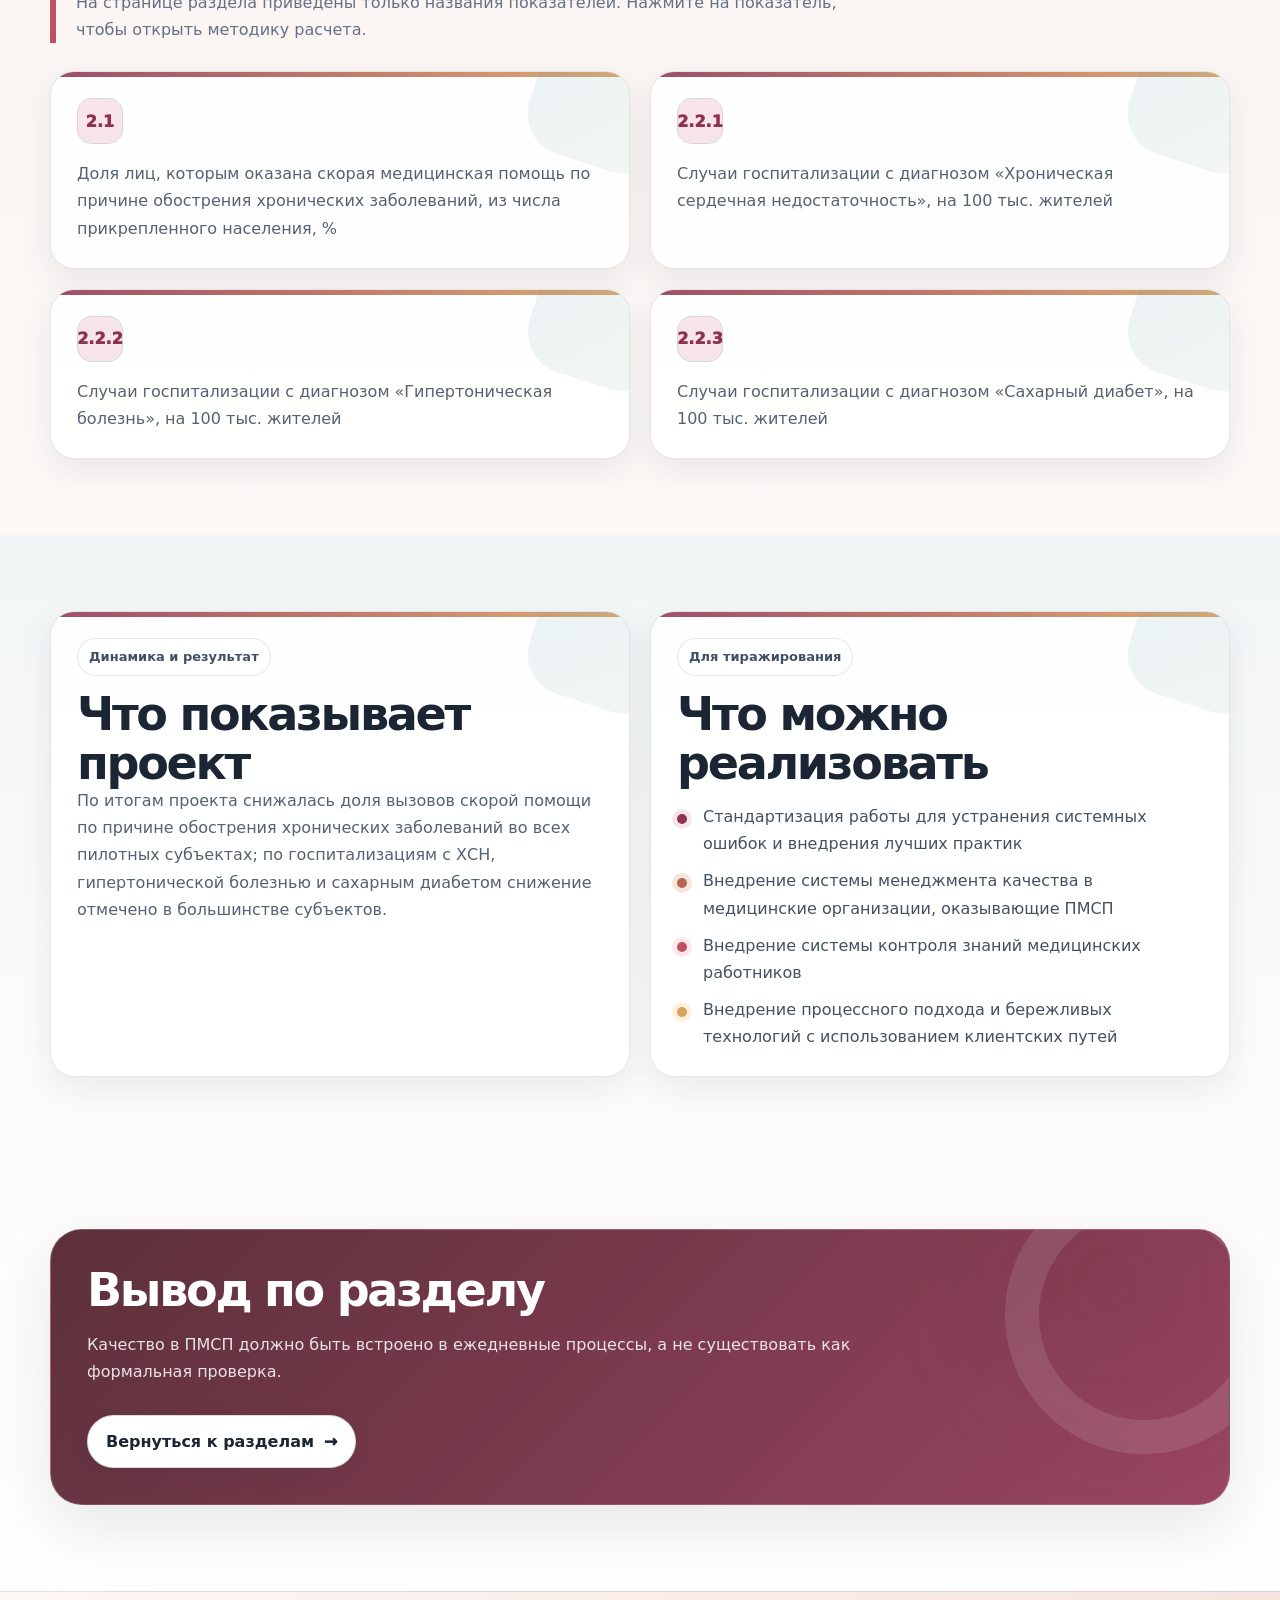
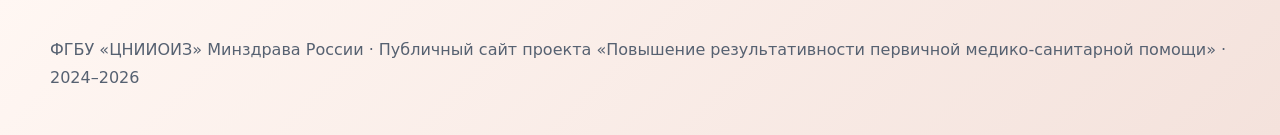
<file: sections/quality.html>
<!doctype html>
<html lang="ru">
<head>
<meta charset="utf-8">
<meta name="viewport" content="width=device-width, initial-scale=1">
<title>Соблюдение клинических рекомендаций — ПМСП</title>
<link rel="stylesheet" href="../style.css?v=20260710-1213">
</head>
<body>
<header class="top"><div class="container nav"><a class="brand" href="../index.html"><span>П</span><span>ПМСП 2024–2026</span></a><nav class="menu"><a href="../index.html">Главная</a><a href="../part1.html">Разделы проекта</a><a href="../criteria.html">Критерии</a><a href="../best-practices.html">Лучшие практики</a><a href="../index.html#materials">Материалы</a></nav></div></header>
<main>
<section class="hero section-page-hero"><div class="container hero-grid"><div><div class="eyebrow">Раздел 2 · образ результата ПМСП</div><h1>Соблюдение клинических рекомендаций</h1><p class="lead">Качество и безопасность помощи зависят от единых правил, стандартов работы и управляемого контроля процессов.</p><div class="actions"><a class="btn primary" href="../part1.html">Ко всем разделам</a><a class="btn" href="../best-practices.html">Лучшие практики</a></div></div></div></section>
<section id="challenge"><div class="container"><div class="grid two"><article class="card"><span class="pill">Управленческий вызов</span><h2>Почему это важно</h2><p>Непрерывное совершенствование качества и безопасности медицинской деятельности является важным условием функционирования каждой медицинской организации. Развитие управленческих подходов позволяет внедрять систему качества и безопасности в медицинских организациях, оказывающих ПМСП, с учетом порядков оказания медицинской помощи, стандартов и клинических рекомендаций.</p></article><article class="card" id="target"><span class="pill">Целевая характеристика</span><h2>Какой результат нужен</h2><p>Медицинская помощь оказывается на основе порядков оказания медицинской помощи, в соответствии с клиническими рекомендациями.</p></article></div></div></section>
<section id="measures"><div class="container"><div class="head"><div><h2>Типовые мероприятия</h2><p class="sub">Нажмите на мероприятие, чтобы раскрыть подробный перечень рекомендуемых к реализации.</p></div></div><div class="card"><div class="measure-list"><details class="measure" open><summary>Стандартизация работы: широкое внедрение различных стандартов для устранения системных ошибок и внедрения лучших практик</summary><ul class="list"><li>Формирование и утверждение программы мероприятий для сотрудников и руководителей медицинских организаций региона, направленных на выявление и тиражирование лучших практик организации оказания медицинской помощи по профилям</li><li>Стандартизация работы поликлиники, ФАП</li></ul></details><details class="measure" open><summary>Внедрение системы менеджмента качества в медицинские организации, оказывающие ПМСП</summary><ul class="list"><li>Внедрение системы менеджмента качества в медицинских организациях с учетом предложений (практических рекомендаций) Росздравнадзора</li><li>Проведение регулярного аудита соблюдения клинических рекомендаций</li><li>Формирование корпоративного портала внутреннего контроля качества и безопасности медицинской деятельности</li><li>Анализ и утверждение планов по устранению нарушений по результатам медико-экономической экспертизы и экспертизы качества медицинской помощи</li></ul></details><details class="measure" open><summary>Внедрение системы контроля знаний медицинских работников</summary><ul class="list"><li>Внедрение автоматизированной системы контроля применения клинических рекомендаций при оказании медицинской помощи</li></ul></details><details class="measure" open><summary>Внедрение процессного подхода и бережливых технологий с использованием клиентских путей для оптимизации бизнес-процессов</summary><ul class="list"><li>Формирование рабочей группы по внедрению бережливых технологий в медицинских организациях, оказывающих ПМСП</li><li>Определение ключевых процессов, требующих оптимизации на уровне региона, и построение целевой модели данных процессов, включая проведение профилактического осмотра и диспансеризации</li><li>Реализация мероприятий для достижения целевых моделей процессов</li></ul></details></div></div></div></section>
<section id="regions"><div class="container"><div class="head"><div><h2>Региональная реализация</h2><p class="sub">Как направление раскрывалось в пилотных субъектах.</p></div></div><div class="grid two"><article class="card practice"><div class="meta">региональные программы</div><p>Тульская область, Мурманская область и Республика Башкортостан внедряли систему оценки знаний и контроля соблюдения клинических рекомендаций врачами медицинских организаций, оказывающих ПМСП.</p></article><article class="card practice"><div class="meta">региональные программы</div><p>В Республике Башкортостан внедрялись шаблоны клинических рекомендаций в РМИАС и контроль их применения при диспансерном наблюдении пациентов с артериальной гипертензией, ИБС, ХСН, сахарным диабетом и бронхиальной астмой.</p></article><article class="card practice"><div class="meta">региональные программы</div><p>Тульская область развивала сервисы поддержки принятия врачебных решений и работу Ситуационного центра по кардиологии; Республика Башкортостан — Центр управления сердечно-сосудистыми рисками.</p></article><article class="card practice"><div class="meta">региональные программы</div><p>Республика Башкортостан и Амурская область внедряли систему менеджмента качества в медицинских организациях с учётом практических рекомендаций Росздравнадзора.</p></article></div></div></section>
<section id="indicators"><div class="container"><div class="head"><div><h2>Индикаторы раздела</h2><p class="sub">На странице раздела приведены только названия показателей. Нажмите на показатель, чтобы открыть методику расчета.</p></div></div><div class="grid two"><a class="card metric-card metric-link" href="../criteria.html#quality-1"><div class="num">2.1</div><p>Доля лиц, которым оказана скорая медицинская помощь по причине обострения хронических заболеваний, из числа прикрепленного населения, %</p></a><a class="card metric-card metric-link" href="../criteria.html#quality-2-1"><div class="num">2.2.1</div><p>Случаи госпитализации с диагнозом «Хроническая сердечная недостаточность», на 100 тыс. жителей</p></a><a class="card metric-card metric-link" href="../criteria.html#quality-2-2"><div class="num">2.2.2</div><p>Случаи госпитализации с диагнозом «Гипертоническая болезнь», на 100 тыс. жителей</p></a><a class="card metric-card metric-link" href="../criteria.html#quality-2-3"><div class="num">2.2.3</div><p>Случаи госпитализации с диагнозом «Сахарный диабет», на 100 тыс. жителей</p></a></div></div></section>
<section id="result"><div class="container"><div class="grid two"><article class="card"><span class="pill">Динамика и результат</span><h2>Что показывает проект</h2><p>По итогам проекта снижалась доля вызовов скорой помощи по причине обострения хронических заболеваний во всех пилотных субъектах; по госпитализациям с ХСН, гипертонической болезнью и сахарным диабетом снижение отмечено в большинстве субъектов.</p></article><article class="card"><span class="pill">Для тиражирования</span><h2>Что можно реализовать</h2><ul class="list"><li>Стандартизация работы для устранения системных ошибок и внедрения лучших практик</li><li>Внедрение системы менеджмента качества в медицинские организации, оказывающие ПМСП</li><li>Внедрение системы контроля знаний медицинских работников</li><li>Внедрение процессного подхода и бережливых технологий с использованием клиентских путей</li></ul></article></div></div></section>
<section><div class="container"><div class="quote"><h2>Вывод по разделу</h2><p>Качество в ПМСП должно быть встроено в ежедневные процессы, а не существовать как формальная проверка.</p><div class="actions"><a class="btn" href="../part1.html">Вернуться к разделам</a></div></div></div></section>
</main>
<footer class="footer"><div class="container">ФГБУ «ЦНИИОИЗ» Минздрава России · Публичный сайт проекта «Повышение результативности первичной медико-санитарной помощи» · 2024–2026</div></footer>

</body>
</html>
</file>
<file: style.css>
:root{
  --bg:#f8f1ed;
  --bg-2:#f1e4dc;
  --paper:#ffffff;
  --paper-soft:#fff9f5;
  --ink:#1b2533;
  --muted:#667085;
  --line:#e4d2c9;
  --line-strong:#233044;
  --blue:#8f3150;
  --blue-soft:#f8e5eb;
  --green:#b76452;
  --green-soft:#f7e5de;
  --red:#c34f63;
  --red-soft:#fde9eb;
  --yellow:#d9a05f;
  --yellow-soft:#fff0dc;
  --orange:#bd6847;
  --orange-soft:#f8e3d7;
  --violet:#8b5877;
  --violet-soft:#f4e6ef;
  --beige:#f1e0d4;
  --gray:#eef0f2;
  --shadow:0 22px 60px rgba(27,37,51,.10);
  --shadow-soft:0 12px 32px rgba(27,37,51,.08);
  --r:24px;
  --r-sm:16px;
  --max:1180px;
  --section-pad:76px;
}

*{box-sizing:border-box}
html{scroll-behavior:smooth;text-size-adjust:100%}
body{
  margin:0;
  min-width:320px;
  font:16px/1.7 Inter, system-ui, -apple-system, BlinkMacSystemFont, "Segoe UI", Roboto, Arial, sans-serif;
  color:var(--ink);
  background:
    radial-gradient(circle at 8% -4%, rgba(207,111,101,.16), transparent 28rem),
    radial-gradient(circle at 93% 8%, rgba(143,49,80,.15), transparent 30rem),
    linear-gradient(180deg,#fff 0%,var(--bg) 48%,#fff 100%);
  overflow-x:hidden;
}
body:before{
  content:"";
  position:fixed;
  inset:0;
  z-index:-1;
  pointer-events:none;
  opacity:.45;
  background-image:
    linear-gradient(rgba(27,37,51,.045) 1px, transparent 1px),
    linear-gradient(90deg, rgba(27,37,51,.045) 1px, transparent 1px),
    radial-gradient(circle at 12% 24%, rgba(111,159,109,.16), transparent 10rem),
    radial-gradient(circle at 84% 72%, rgba(229,189,67,.13), transparent 12rem);
  background-size:48px 48px,48px 48px,100% 100%,100% 100%;
}

a{color:inherit;text-decoration:none}
img,svg{max-width:100%;height:auto}
.container{width:min(var(--max),calc(100% - 48px));margin-inline:auto;min-width:0}

.top{
  position:sticky;
  top:0;
  z-index:20;
  background:rgba(255,255,255,.82);
  backdrop-filter:blur(18px) saturate(145%);
  border-bottom:1px solid rgba(35,48,68,.12);
  box-shadow:0 10px 30px rgba(27,37,51,.04);
}
.nav{display:flex;align-items:center;justify-content:space-between;gap:22px;padding:12px 0}
.brand{display:flex;align-items:center;gap:12px;font-weight:900;letter-spacing:-.02em;text-transform:uppercase;white-space:nowrap}
.brand span:first-child{
  width:44px;height:44px;
  border-radius:14px;
  color:#fff;
  background:
    linear-gradient(135deg, rgba(255,255,255,.22), transparent 42%),
    linear-gradient(135deg,var(--blue),var(--red));
  display:grid;place-items:center;
  font-weight:950;
  box-shadow:0 12px 24px rgba(47,128,167,.22);
}
.menu{display:flex;gap:6px;flex-wrap:wrap;justify-content:flex-end}
.menu a{
  font-size:13px;
  color:#3f4a5b;
  padding:9px 12px;
  border-radius:999px;
  border:1px solid transparent;
  font-weight:750;
  transition:background .18s ease,border-color .18s ease,color .18s ease,transform .18s ease;
}
.menu a:hover,.menu a.active{border-color:rgba(47,128,167,.25);background:var(--blue-soft);color:var(--ink);transform:translateY(-1px)}

main{overflow:hidden}
.hero{
  position:relative;
  isolation:isolate;
  padding:66px 0 56px;
  border-bottom:1px solid rgba(35,48,68,.10);
}
.hero:before{
  content:"";
  position:absolute;
  inset:18px clamp(12px,3vw,34px);
  z-index:-1;
  border-radius:34px;
  background:
    linear-gradient(135deg,rgba(255,255,255,.90),rgba(255,255,255,.62)),
    radial-gradient(circle at 80% 16%,rgba(47,128,167,.14),transparent 22rem),
    radial-gradient(circle at 10% 88%,rgba(111,159,109,.11),transparent 20rem);
  border:1px solid rgba(35,48,68,.08);
  box-shadow:0 14px 38px rgba(27,37,51,.07);
}
.hero:after{
  content:"";
  position:absolute;
  right:max(36px,calc((100% - var(--max))/2 + 24px));
  top:62px;
  width:230px;
  aspect-ratio:1;
  z-index:-1;
  border-radius:50%;
  background:
    radial-gradient(circle at 50% 50%,transparent 42%,rgba(47,128,167,.24) 43% 47%,transparent 48%),
    conic-gradient(from 160deg,rgba(47,128,167,.26),rgba(111,159,109,.20),rgba(207,111,101,.18),rgba(47,128,167,.26));
  opacity:.75;
  filter:blur(.1px);
}
.hero-grid{display:grid;grid-template-columns:minmax(0,1.02fr) minmax(320px,.76fr);gap:42px;align-items:center}
.hero-copy{min-width:0}
.eyebrow{
  display:inline-flex;gap:8px;align-items:center;
  background:rgba(255,255,255,.72);
  color:#344054;
  border:1px solid rgba(35,48,68,.14);
  border-radius:999px;
  padding:8px 13px;
  font-weight:850;
  font-size:14px;
  margin-bottom:24px;
  box-shadow:0 10px 22px rgba(27,37,51,.05);
}
.eyebrow:before{content:"";width:8px;height:8px;border-radius:50%;background:var(--red);box-shadow:14px 0 0 var(--blue),28px 0 0 var(--green);margin-right:28px;flex:0 0 auto}
h1{
  max-width:820px;
  font-size:clamp(34px,4.2vw,52px);
  line-height:1.02;
  letter-spacing:-.055em;
  margin:0 0 20px;
  color:var(--ink);
  font-weight:920;
  text-wrap:balance;
}
h2{
  font-size:clamp(28px,3.6vw,48px);
  line-height:1.05;
  letter-spacing:-.05em;
  margin:0;
  color:var(--ink);
  font-weight:900;
  text-wrap:balance;
}
h3{font-size:clamp(19px,2vw,23px);line-height:1.2;letter-spacing:-.025em;margin:0 0 10px;color:var(--ink);font-weight:860;text-wrap:balance}
.lead{font-size:clamp(17px,1.45vw,19px);line-height:1.58;color:#465061;max-width:690px;margin:0;text-wrap:pretty}
.sub{color:var(--muted);max-width:800px;margin:12px 0 0;text-wrap:pretty}
.actions{display:flex;gap:12px;flex-wrap:wrap;margin-top:30px}
.btn{
  display:inline-flex;align-items:center;justify-content:center;gap:10px;
  border-radius:999px;
  min-height:48px;
  padding:12px 18px;
  font-weight:850;
  border:1px solid rgba(35,48,68,.16);
  background:rgba(255,255,255,.90);
  color:var(--ink);
  box-shadow:0 10px 24px rgba(27,37,51,.08);
  transition:transform .18s ease,box-shadow .18s ease,background .18s ease,border-color .18s ease;
}
.btn:after{content:"→";font-weight:950;transition:transform .18s ease}
.btn.primary{background:linear-gradient(135deg,var(--blue),var(--red));color:#fff;border-color:transparent;box-shadow:0 14px 30px rgba(47,128,167,.26)}
.btn:hover{transform:translateY(-2px);box-shadow:0 16px 34px rgba(27,37,51,.13);border-color:rgba(47,128,167,.30)}
.btn:hover:after{transform:translateX(3px)}

.panel,.card{
  min-width:0;
  background:rgba(255,255,255,.88);
  border:1px solid rgba(35,48,68,.12);
  border-radius:var(--r);
  box-shadow:var(--shadow-soft);
}
.panel{padding:20px;background:linear-gradient(180deg,rgba(255,255,255,.92),rgba(251,250,246,.92))}
.hero-panel{padding:22px;background:rgba(255,255,255,.76);backdrop-filter:blur(14px);box-shadow:0 16px 42px rgba(27,37,51,.08)}
.facts{display:grid;gap:12px;margin:0;padding:0;list-style:none}
.facts li{
  background:linear-gradient(135deg,rgba(255,255,255,.96),rgba(251,250,246,.88));
  border:1px solid rgba(35,48,68,.10);
  border-radius:18px;
  padding:14px 15px;
  display:flex;
  gap:12px;
  align-items:center;
  min-height:74px;
}
.facts b{font-size:15px;line-height:1.22;letter-spacing:-.01em}
.badge{
  min-width:54px;height:54px;padding:0 10px;
  border-radius:16px;
  background:var(--blue-soft);
  color:var(--blue);
  font-size:24px;
  line-height:1;
  font-weight:950;
  display:grid;place-items:center;
  flex:0 0 auto;
}
.facts li:nth-child(2) .badge{background:var(--green-soft);color:var(--green)}
.facts li:nth-child(3) .badge{background:var(--red-soft);color:var(--red)}
.facts li:nth-child(4) .badge{background:var(--yellow-soft);color:#916f00}
.hero-actions{margin-top:18px;display:grid;grid-template-columns:1fr;gap:10px}
.hero-actions .btn{width:100%;min-height:46px;padding:11px 16px}

section{position:relative;padding:var(--section-pad) 0;scroll-margin-top:92px}
main > section:nth-of-type(even){background:linear-gradient(180deg,rgba(255,255,255,.34),rgba(235,231,221,.32))}
main > section:nth-of-type(3n){background:linear-gradient(180deg,rgba(228,242,247,.42),rgba(255,255,255,.18))}
.head{
  display:flex;
  justify-content:space-between;
  align-items:end;
  gap:22px;
  margin-bottom:28px;
  padding-left:20px;
  border-left:6px solid var(--blue);
}
main > section:nth-of-type(3n+1) .head{border-left-color:var(--green)}
main > section:nth-of-type(3n+2) .head{border-left-color:var(--red)}
.grid{display:grid;gap:20px;min-width:0}
.two{grid-template-columns:repeat(2,minmax(0,1fr))}
.three{grid-template-columns:repeat(3,minmax(0,1fr))}
.four{grid-template-columns:repeat(4,minmax(0,1fr))}
.one{grid-template-columns:minmax(0,1fr)}
.card{
  padding:26px;
  position:relative;
  overflow:hidden;
  transition:transform .2s ease,box-shadow .2s ease,border-color .2s ease,background .2s ease;
}
.card:before{
  content:"";
  position:absolute;
  inset:0 0 auto;
  height:5px;
  background:linear-gradient(90deg,var(--blue),var(--green),var(--yellow));
  opacity:.86;
}
.card:after{
  content:"";
  position:absolute;
  right:-46px;
  top:-46px;
  width:140px;
  height:140px;
  border-radius:42px;
  background:linear-gradient(135deg,rgba(47,128,167,.10),rgba(111,159,109,.08));
  transform:rotate(18deg);
  pointer-events:none;
}
.card:hover{transform:translateY(-4px);box-shadow:0 22px 54px rgba(27,37,51,.13);border-color:rgba(47,128,167,.28)}
.card p{margin:0;color:#566171;position:relative;z-index:1;text-wrap:pretty}
.card h2,.card h3,.card strong,.card .meta,.card .list,.card .pill,.card dl,.card .num-list{position:relative;z-index:1}

.kpi{display:grid;grid-template-columns:repeat(4,minmax(0,1fr));gap:18px}
.kpi .card:before{background:var(--blue)}
.kpi .card:nth-child(2):before{background:var(--green)}
.kpi .card:nth-child(3):before{background:var(--red)}
.kpi .card:nth-child(4):before{background:var(--yellow)}
.kpi .card strong{display:block;font-size:40px;letter-spacing:-.05em;color:var(--ink);margin-bottom:4px;line-height:1}

.timeline{counter-reset:s;display:grid;grid-template-columns:repeat(6,minmax(0,1fr));gap:16px}
.step{position:relative;min-height:176px;padding:22px}
.step:before,
.num,
.method-num{
  width:46px;height:46px;
  border-radius:15px;
  background:var(--blue-soft);
  color:var(--blue);
  font-weight:950;
  display:grid;place-items:center;
  box-shadow:inset 0 0 0 1px rgba(47,128,167,.16);
}
.step:before{counter-increment:s;content:counter(s);margin-bottom:16px;position:relative;z-index:1}
.step:nth-child(2):before,.section-card:nth-child(4n+2) .num{background:var(--green-soft);color:var(--green)}
.step:nth-child(3):before,.section-card:nth-child(4n+3) .num{background:var(--red-soft);color:var(--red)}
.step:nth-child(4):before,.section-card:nth-child(4n+4) .num{background:var(--yellow-soft);color:#8b6800}
.step:nth-child(5):before{background:var(--orange-soft);color:var(--orange)}
.step:nth-child(6):before{background:var(--violet-soft);color:var(--violet)}

.section-card{min-height:282px;display:flex;flex-direction:column;justify-content:space-between;gap:22px}
.num{margin-bottom:16px;min-width:46px}
.pill{display:inline-flex;background:rgba(255,255,255,.78);color:#405166;border-radius:999px;padding:7px 11px;font-size:13px;font-weight:850;margin-bottom:14px;border:1px solid rgba(35,48,68,.12)}
.region{text-align:left;border-radius:22px}
.region h3{display:flex;align-items:center;gap:12px;margin-bottom:6px}
.crest{
  width:54px;height:54px;margin:0;
  object-fit:contain;
  border-radius:15px;
  background:#fff;
  border:1px solid rgba(35,48,68,.12);
  padding:7px;
  box-shadow:0 10px 18px rgba(27,37,51,.08);
  flex:0 0 auto;
}

.practice{border-left:0}
.practice:before{background:var(--blue)}
.practice:nth-child(4n+2):before{background:var(--green)}
.practice:nth-child(4n+3):before{background:var(--red)}
.practice:nth-child(4n+4):before{background:var(--yellow)}
.practice .meta{color:#3f4a5b;font-weight:900;margin-bottom:9px;text-transform:uppercase;font-size:12px;letter-spacing:.08em}
.list{margin:16px 0 0;padding:0;list-style:none;display:grid;gap:10px}
.list li{position:relative;padding-left:26px;color:#465061}
.list li:before{
  content:"";
  position:absolute;left:0;top:.66em;
  width:10px;height:10px;
  border-radius:999px;
  background:var(--blue);
  box-shadow:0 0 0 5px var(--blue-soft);
}
.list li:nth-child(4n+2):before{background:var(--green);box-shadow:0 0 0 5px var(--green-soft)}
.list li:nth-child(4n+3):before{background:var(--red);box-shadow:0 0 0 5px var(--red-soft)}
.list li:nth-child(4n+4):before{background:var(--yellow);box-shadow:0 0 0 5px var(--yellow-soft)}
.quote{
  background:
    linear-gradient(135deg,rgba(82,35,45,.94),rgba(143,49,80,.90)),
    radial-gradient(circle at 90% 20%,rgba(111,159,109,.42),transparent 14rem);
  color:white;
  border-radius:32px;
  padding:36px;
  box-shadow:var(--shadow);
  border:1px solid rgba(255,255,255,.18);
  position:relative;
  overflow:hidden;
}
.quote:after{
  content:"";
  position:absolute;
  right:-54px;
  top:-54px;
  width:210px;
  height:210px;
  border-radius:50%;
  border:34px solid rgba(255,255,255,.11);
}
.quote h2{color:#fff}.quote p{color:rgba(255,255,255,.86);max-width:850px}.quote .pill{background:rgba(255,255,255,.14);color:#fff;border-color:rgba(255,255,255,.20)}.quote .btn{background:#fff;color:var(--ink)}
.footer{padding:44px 0;color:var(--muted);border-top:1px solid rgba(35,48,68,.12);margin-top:10px;background:rgba(255,255,255,.70)}
.materials{border-style:dashed;background:rgba(255,255,255,.82)}


.hero .actions{margin-top:24px}
.hero-accordions{display:grid;grid-template-columns:repeat(2,minmax(0,1fr));gap:14px;margin-top:26px;max-width:780px}
.info-drop{background:rgba(255,255,255,.78);border:1px solid rgba(143,49,80,.14);border-radius:22px;box-shadow:0 12px 28px rgba(82,35,45,.07);overflow:hidden;transition:transform .18s ease,box-shadow .18s ease,border-color .18s ease}
.info-drop:hover{transform:translateY(-2px);box-shadow:0 18px 38px rgba(82,35,45,.11);border-color:rgba(143,49,80,.24)}
.info-drop summary{cursor:pointer;list-style:none;padding:17px 52px 17px 18px;font-weight:900;position:relative;color:var(--ink)}
.info-drop summary::-webkit-details-marker{display:none}
.info-drop summary:after{content:"+";position:absolute;right:16px;top:50%;transform:translateY(-50%);width:30px;height:30px;border-radius:12px;background:var(--blue-soft);color:var(--blue);display:grid;place-items:center;font-weight:950}
.info-drop[open] summary:after{content:"−"}
.info-drop p{margin:0;padding:0 18px 18px;color:#566171;font-size:15px;line-height:1.55}
.hero-stat{display:flex;gap:14px;align-items:center;background:linear-gradient(135deg,#fff,rgba(255,249,245,.92));border:1px solid rgba(143,49,80,.13);border-radius:22px;padding:16px;box-shadow:0 12px 26px rgba(82,35,45,.06);margin-bottom:16px}
.hero-stat b{font-size:20px;letter-spacing:-.02em}.hero-stat p{margin:3px 0 0;color:#667085;line-height:1.45;font-size:14px}
.region-board{display:grid;grid-template-columns:repeat(2,minmax(0,1fr));gap:14px}
.region-year{background:rgba(255,255,255,.78);border:1px solid rgba(143,49,80,.12);border-radius:22px;padding:16px;box-shadow:0 10px 22px rgba(82,35,45,.055)}
.region-year h3{font-size:18px;margin-bottom:12px;color:var(--blue)}
.region-year ul{list-style:none;margin:0;padding:0;display:grid;gap:10px}
.region-year li{display:flex;align-items:center;gap:10px;min-width:0;color:#344054;font-weight:800;font-size:14px;line-height:1.22}
.region-year .crest{width:42px;height:42px;border-radius:13px;padding:6px;box-shadow:0 8px 16px rgba(82,35,45,.08)}
.feature-card{display:block;color:inherit;text-decoration:none}.feature-card .icon-dot{display:inline-grid;place-items:center;width:50px;height:50px;border-radius:17px;background:var(--blue-soft);color:var(--blue);font-weight:950;margin-bottom:18px;box-shadow:inset 0 0 0 1px rgba(143,49,80,.12)}
.feature-card:nth-child(2) .icon-dot{background:var(--green-soft);color:var(--green)}.feature-card:nth-child(3) .icon-dot{background:var(--red-soft);color:var(--red)}
.program-card h2{font-size:clamp(28px,3vw,40px);margin-bottom:14px}.program-card p{max-width:620px}
.footer{background:linear-gradient(135deg,#fff7f3,#f4e2dc);color:#566171}.footer h2{font-size:clamp(24px,3vw,34px);margin-bottom:12px}.footer h3{margin-bottom:12px}.footer-grid{display:grid;grid-template-columns:.85fr 1.15fr;gap:34px;align-items:start}.footer-list{margin:0 0 14px;padding:0;list-style:none;display:grid;gap:9px}.footer-list li{position:relative;padding-left:22px}.footer-list li:before{content:"";position:absolute;left:0;top:.7em;width:9px;height:9px;border-radius:50%;background:var(--red);box-shadow:0 0 0 5px var(--red-soft)}.footer-link{font-weight:850;color:var(--blue);text-decoration:underline;text-underline-offset:4px}

/* Страницы разделов проекта */
.section-toc h3{margin-bottom:14px}
.section-toc .list a{text-decoration:underline;text-decoration-thickness:1px;text-underline-offset:3px}
.section-page-hero .panel{align-self:stretch}
.metric-card .num{margin-bottom:16px}
a.section-card{display:flex;color:inherit;transition:transform .2s ease,box-shadow .2s ease,border-color .2s ease}
a.section-card:hover{transform:translateY(-5px);box-shadow:0 24px 58px rgba(27,37,51,.14)}
a.section-card:focus-visible,.btn:focus-visible,.menu a:focus-visible{outline:4px solid rgba(47,128,167,.32);outline-offset:3px}
.section-page-hero .hero-grid{grid-template-columns:minmax(0,1fr)}
.step-link,.metric-link{color:inherit;text-decoration:none;display:block}
.step-link:hover,.metric-link:hover{transform:translateY(-5px);box-shadow:0 24px 58px rgba(27,37,51,.14)}
.step-link:focus-visible,.metric-link:focus-visible{outline:4px solid rgba(47,128,167,.32);outline-offset:3px}
.criteria-index{list-style:none;margin:0;padding:0;display:grid;grid-template-columns:repeat(2,minmax(0,1fr));gap:10px}
.criteria-index a{display:flex;gap:12px;align-items:flex-start;color:var(--ink);text-decoration:none;border:1px solid rgba(35,48,68,.12);border-radius:16px;padding:13px 14px;background:rgba(255,255,255,.72);transition:background .18s ease,transform .18s ease,border-color .18s ease}
.criteria-index a:hover{background:var(--blue-soft);border-color:rgba(47,128,167,.28);transform:translateY(-2px)}
.criteria-index span,.method-num{display:inline-grid;place-items:center;min-width:52px;height:36px;border-radius:999px;background:var(--blue-soft);font-weight:950;color:var(--blue);box-shadow:inset 0 0 0 1px rgba(47,128,167,.16);flex:0 0 auto}
.method-card{scroll-margin-top:104px}
.method-card h3{padding-right:90px}
.method-card dl{display:grid;gap:11px;margin:18px 0 0;position:relative;z-index:1}
.method-card dt{font-weight:900;color:var(--ink)}
.method-card dd{margin:0;color:#566171}
.method-note{margin-top:16px;padding:14px;border:1px dashed rgba(35,48,68,.24);border-radius:16px;background:rgba(255,255,255,.62);color:#566171;position:relative;z-index:1}

.measure-list{display:grid;gap:12px;position:relative;z-index:1}
.measure{--measure-color:var(--blue);--measure-soft:var(--blue-soft);border:1px solid rgba(35,48,68,.12);border-radius:20px;background:rgba(255,255,255,.86);overflow:hidden;box-shadow:0 8px 22px rgba(27,37,51,.05)}
.measure:nth-child(6n+1){--measure-color:var(--blue);--measure-soft:var(--blue-soft)}
.measure:nth-child(6n+2){--measure-color:var(--green);--measure-soft:var(--green-soft)}
.measure:nth-child(6n+3){--measure-color:var(--red);--measure-soft:var(--red-soft)}
.measure:nth-child(6n+4){--measure-color:#9c7600;--measure-soft:var(--yellow-soft)}
.measure:nth-child(6n+5){--measure-color:var(--orange);--measure-soft:var(--orange-soft)}
.measure:nth-child(6n+6){--measure-color:var(--violet);--measure-soft:var(--violet-soft)}
.measure summary{cursor:pointer;list-style:none;display:block;padding:18px 58px 18px 22px;font-weight:900;font-size:18px;line-height:1.36;color:var(--ink);position:relative;background:linear-gradient(90deg,var(--measure-soft),rgba(255,255,255,0) 76%)}
.measure summary::marker{content:""}
.measure summary::-webkit-details-marker{display:none}
.measure summary:after{content:"+";position:absolute;right:18px;top:50%;transform:translateY(-50%);width:30px;height:30px;border-radius:11px;background:var(--measure-soft);color:var(--measure-color);display:grid;place-items:center;font-weight:950;line-height:1;box-shadow:inset 0 0 0 1px rgba(35,48,68,.12)}
.measure[open] summary:after{content:"−"}
.measure .list{padding:4px 22px 22px 38px;margin-top:0;gap:10px}
.measure .list li{padding-left:30px}
.measure .list li:before{left:0;top:.58em;background:var(--measure-color);box-shadow:0 0 0 5px var(--measure-soft)}

#characteristics .section-card .num{position:absolute;right:20px;top:22px;min-width:48px;height:36px}
#characteristics .section-card h3{padding-right:64px}
.num-list{margin:14px 0 0;padding-left:24px;display:grid;gap:10px;color:#465061;position:relative;z-index:1}
.num-list li::marker{font-weight:900;color:var(--blue)}
.table-card{overflow:auto;overscroll-behavior-inline:contain}
.data-table{width:100%;border-collapse:separate;border-spacing:0;min-width:920px;font-size:14px}
.data-table th,.data-table td{border:1px solid rgba(35,48,68,.14);padding:11px 12px;vertical-align:top;background:rgba(255,255,255,.78)}
.data-table th{background:var(--blue);color:#fff;font-weight:900;text-align:left}
.data-table tr td[colspan]{background:var(--paper-soft)}

@media (prefers-reduced-motion:no-preference){
  .hero .eyebrow,.hero h1,.hero .lead,.hero .actions,.hero .panel,.head,.card,.quote{animation:rise .55s ease both}
  .hero h1{animation-delay:.04s}.hero .lead{animation-delay:.08s}.hero .panel{animation-delay:.12s}.hero .actions{animation-delay:.18s}
  .hero .facts li{animation:statRise .55s ease both}
  .hero .facts li:nth-child(1){animation-delay:.18s}.hero .facts li:nth-child(2){animation-delay:.25s}.hero .facts li:nth-child(3){animation-delay:.32s}
  .hero .badge{animation:badgeSettle .8s cubic-bezier(.2,.8,.2,1) both}
  @keyframes rise{from{opacity:0;transform:translateY(16px)}to{opacity:1;transform:translateY(0)}}
  @keyframes statRise{from{opacity:0;transform:translateY(10px);box-shadow:0 0 0 rgba(27,37,51,0)}to{opacity:1;transform:translateY(0);box-shadow:0 8px 22px rgba(27,37,51,.055)}}
  @keyframes badgeSettle{0%{opacity:.72;transform:translateY(4px)}100%{opacity:1;transform:translateY(0)}}
}
@media(max-width:1100px){
  .timeline{grid-template-columns:repeat(3,minmax(0,1fr))}
  .four{grid-template-columns:repeat(2,minmax(0,1fr))}
}
@media(max-width:980px){
  :root{--section-pad:58px}
  .hero-grid{grid-template-columns:minmax(0,1fr) minmax(300px,.72fr);gap:28px}
  .two,.three{grid-template-columns:1fr 1fr}
  .kpi{grid-template-columns:1fr 1fr}
  .menu{display:none}
  .hero:after{width:160px;opacity:.45}
  .criteria-index{grid-template-columns:1fr}
}
@media(max-width:720px){
  :root{--section-pad:44px}
  .container{width:min(100% - 28px,var(--max))}
  .nav{padding:10px 0}.brand{font-size:14px}.brand span:first-child{width:40px;height:40px;border-radius:12px}
  .hero{padding:30px 0 24px}.hero:before{inset:8px 8px;border-radius:24px}.hero:after{display:none}
  .hero-grid,.two,.three,.four,.kpi,.timeline{grid-template-columns:1fr}
  .hero-grid{gap:22px}
  .eyebrow{font-size:12px;margin-bottom:12px;padding:6px 10px}
  h1{font-size:clamp(25px,7.4vw,34px);line-height:1.08;letter-spacing:-.04em;margin-bottom:12px}
  h2{font-size:clamp(27px,9vw,38px)}
  .lead{font-size:15.5px;line-height:1.46}
  .hero-panel{padding:14px}.facts{gap:8px}.facts li{min-height:54px;padding:9px 11px;border-radius:15px}.facts b{font-size:13.5px}.badge{min-width:42px;height:42px;font-size:20px;border-radius:13px}.hero-actions{margin-top:10px;gap:8px}.hero-actions .btn{min-height:42px;padding:9px 14px;font-size:14px}
  .card,.panel{border-radius:18px;padding:20px}
  .head{display:block;padding-left:14px;margin-bottom:22px}
  .actions{gap:10px}.btn{width:100%;padding-inline:16px}
  .quote{border-radius:22px;padding:24px}
  .section-card{min-height:auto}
  .measure summary{font-size:16px;padding:16px 52px 16px 16px}
  .measure .list{padding-inline:18px 16px}
  .method-card h3,#characteristics .section-card h3{padding-right:0}
  #characteristics .section-card .num{position:relative;right:auto;top:auto;height:46px}
  .region h3{align-items:flex-start}.crest{width:50px;height:50px}

  .hero-accordions{grid-template-columns:1fr;margin-top:16px;gap:10px}
  .info-drop summary{padding:14px 48px 14px 15px}.info-drop p{padding:0 15px 15px;font-size:14px}
  .region-board{grid-template-columns:1fr;gap:10px}.region-year{padding:13px}.region-year li{font-size:13.5px}.region-year .crest{width:38px;height:38px}
  .hero-stat{padding:13px;margin-bottom:10px}.hero-stat b{font-size:17px}.hero-stat p{font-size:13px}.hero-stat .badge{min-width:46px;height:46px}
  .footer-grid{grid-template-columns:1fr;gap:18px}
}

@media(max-width:420px){
  .container{width:min(100% - 20px,var(--max))}
  .hero:before{inset:8px 6px}
  .card,.panel{padding:18px}
  .facts li{padding:10px 11px}
  .criteria-index a{padding:12px;gap:10px}
  .criteria-index span{min-width:42px}
}
</file>
